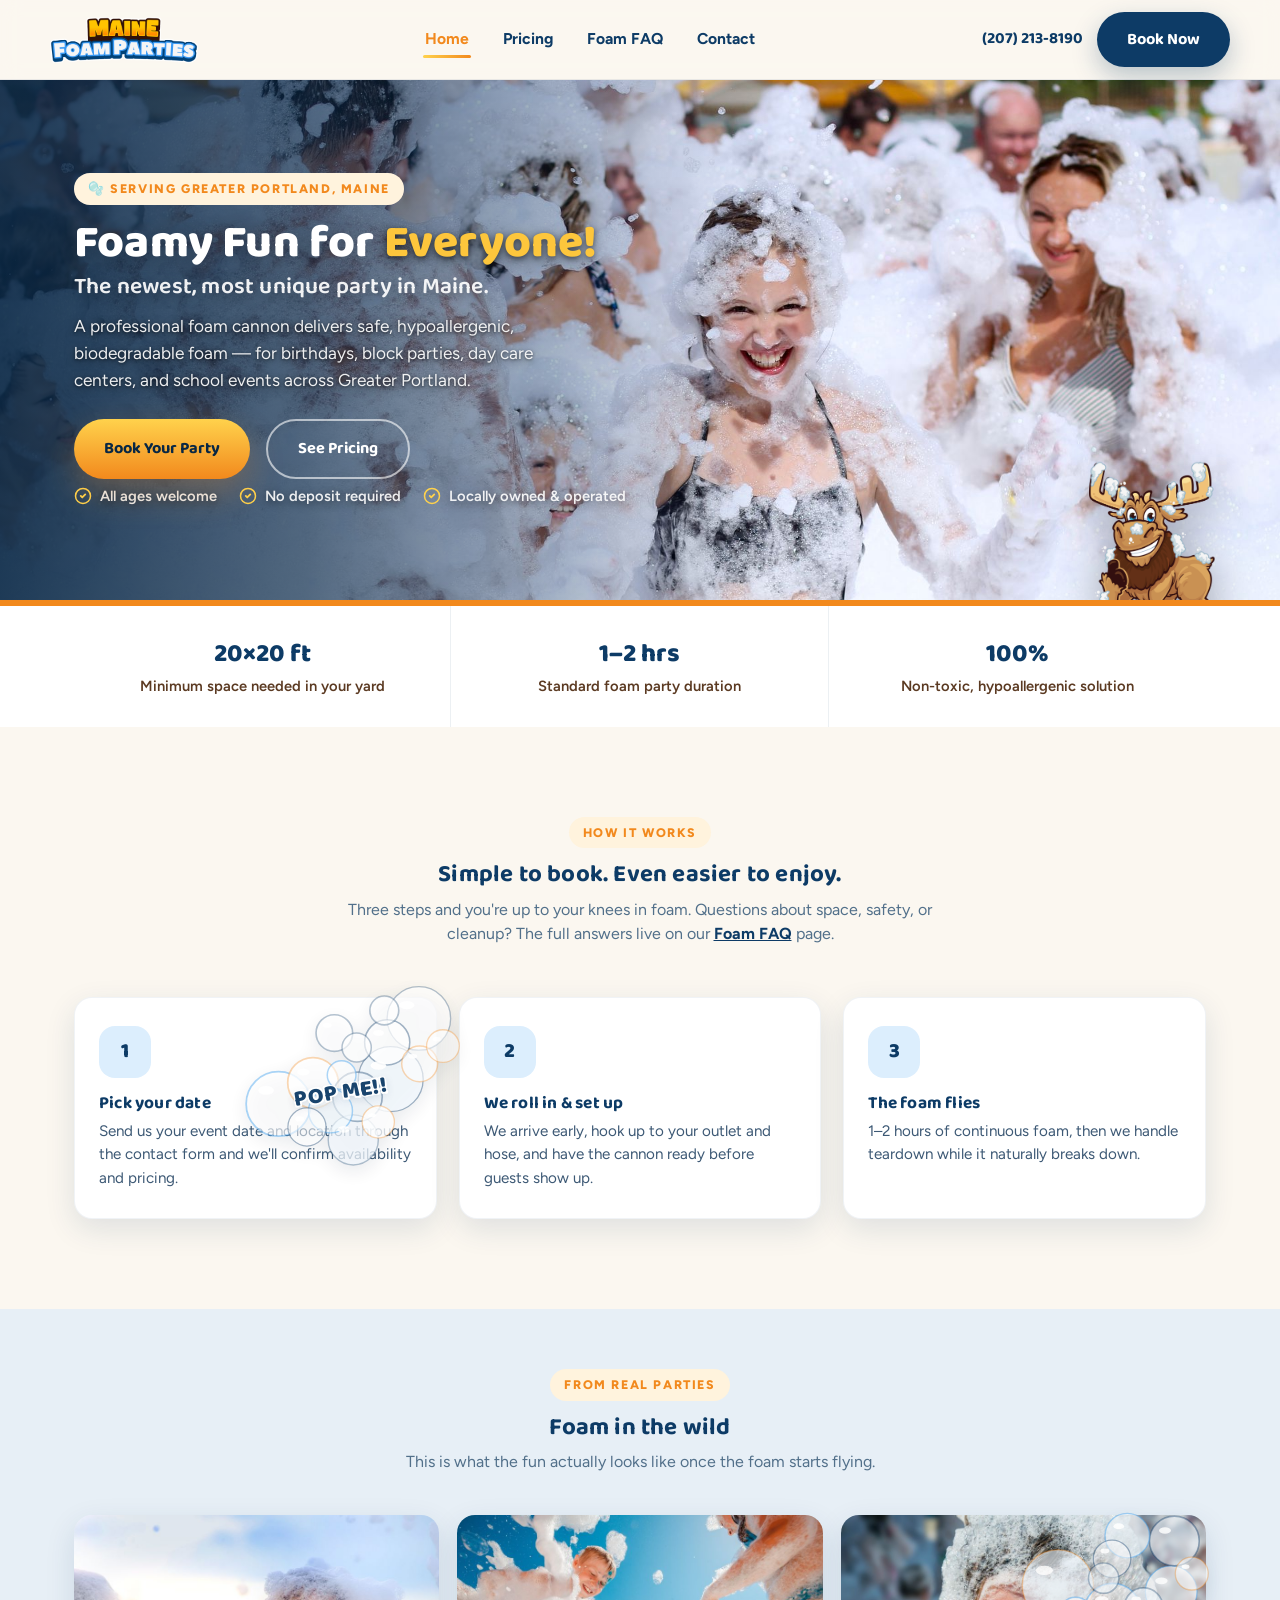
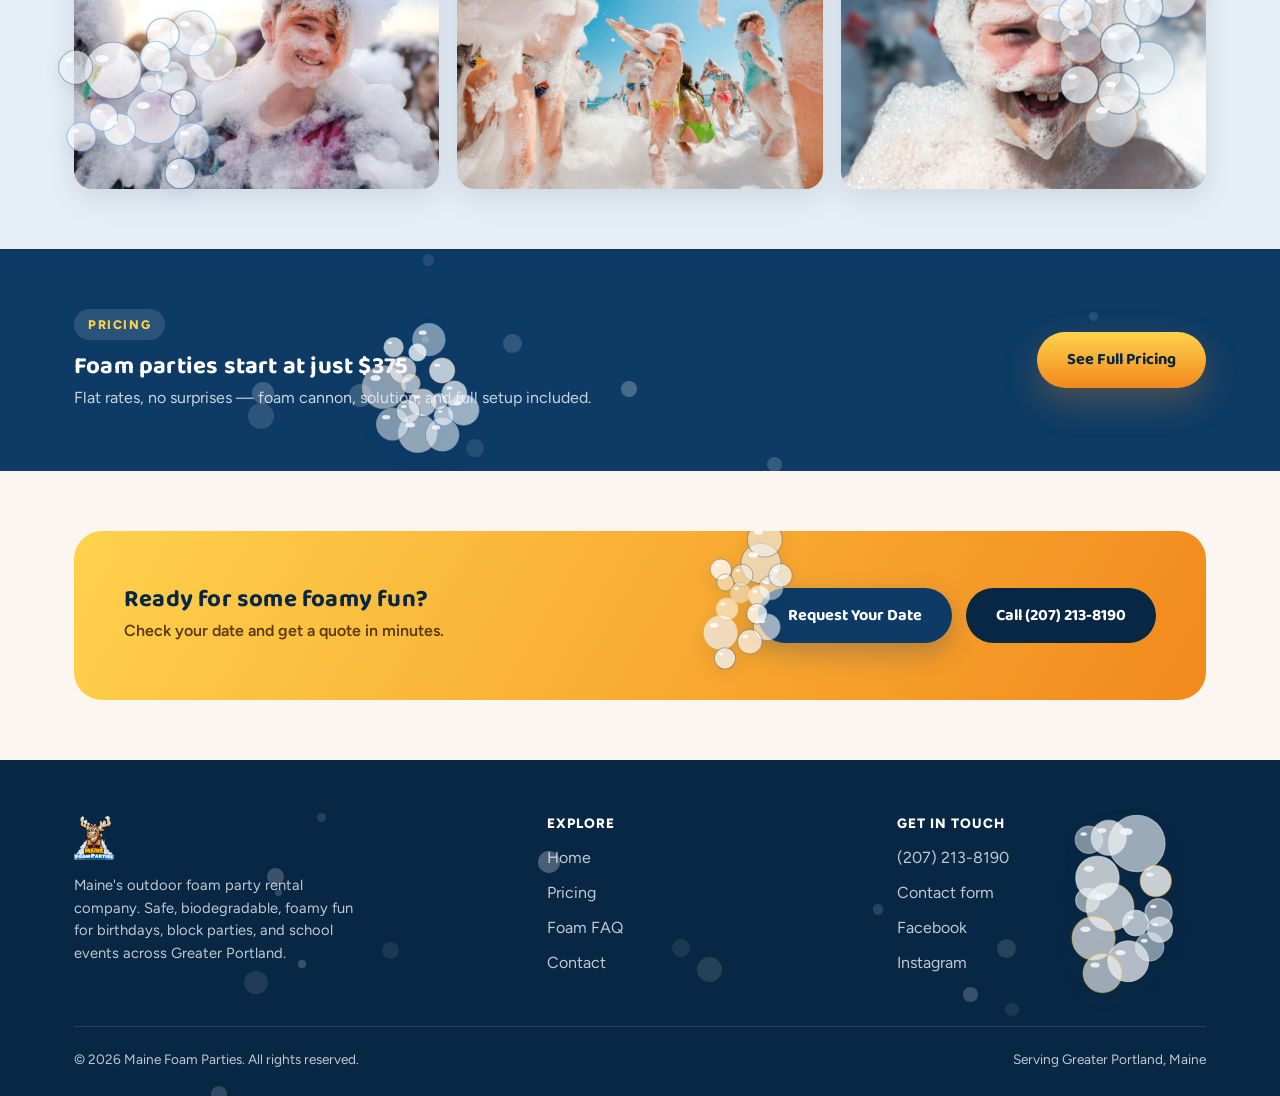
<file: index.html>
<!DOCTYPE html>
<html lang="en">
<head>
<meta charset="UTF-8">
<meta name="viewport" content="width=device-width, initial-scale=1.0">
<title>Maine Foam Parties | Outdoor Foam Party Service Provider in Maine</title>
<meta name="description" content="Maine's foam party rental company. We bring the foam cannon, you bring the backyard. Safe, biodegradable, all-ages foamy fun across Maine.">
<link rel="icon" type="image/x-icon" href="assets/favicon/favicon.ico">
<link rel="icon" type="image/png" sizes="16x16" href="assets/favicon/favicon-16x16.png">
<link rel="icon" type="image/png" sizes="32x32" href="assets/favicon/favicon-32x32.png">
<link rel="icon" type="image/png" sizes="48x48" href="assets/favicon/favicon-48x48.png">
<link rel="apple-touch-icon" sizes="180x180" href="assets/favicon/apple-touch-icon.png">
<link rel="manifest" href="site.webmanifest">
<link rel="preconnect" href="https://fonts.googleapis.com">
<link rel="stylesheet" href="css/style.css">
</head>
<body>

<header class="site-header">
  <div class="container nav" id="mainNav">
    <a href="index.html" class="nav-logo">
      <img src="assets/Text_web.png" alt="Maine Foam Parties">
    </a>
    <nav>
      <ul class="nav-links">
        <li><a href="index.html" class="active">Home</a></li>
        <li><a href="pricing.html">Pricing</a></li>
        <li><a href="faq.html">Foam FAQ</a></li>
        <li><a href="contact.html">Contact</a></li>
        <li class="mobile-phone-item"><a href="tel:2072138190">(207) 213-8190</a></li>
      </ul>
    </nav>
    <div class="nav-cta">
      <a href="tel:2072138190" class="nav-phone">(207) 213-8190</a>
      <a href="contact.html" class="btn btn-navy">Book Now</a>
    </div>
    <button class="nav-toggle" aria-label="Toggle menu" aria-expanded="false">
      <span></span><span></span><span></span>
    </button>
  </div>
</header>

<!-- HERO -->
<section class="hero">
  <div class="hero-photo">
    <img src="assets/hero-photo.jpg" alt="Kids covered in foam laughing at a Maine Foam Parties event">
  </div>
  <div class="hero-overlay"></div>
  <div class="container hero-content">
    <div class="hero-text">
      <span class="eyebrow">🫧 Serving Greater Portland, Maine</span>
      <h1>Foamy Fun for <span class="gold-text">Everyone!</span><br><span class="h1-sub">The newest, most unique party in Maine.</span></h1>
      <p class="lede">A professional foam cannon delivers safe, hypoallergenic, biodegradable foam &mdash; for birthdays, block parties, day care centers, and school events across Greater Portland.</p>
      <div class="hero-cta-row">
        <a href="contact.html" class="btn btn-primary">Book Your Party <span class="bubble" aria-hidden="true"></span></a>
        <a href="pricing.html" class="btn btn-outline">See Pricing</a>
      </div>
      <div class="trust-row">
        <span class="item"><svg width="18" height="18" viewBox="0 0 24 24" fill="none"><path d="M9 12l2 2 4-4" stroke="#FFD24C" stroke-width="2.5" stroke-linecap="round" stroke-linejoin="round"/><circle cx="12" cy="12" r="10" stroke="#FFD24C" stroke-width="2"/></svg> All ages welcome</span>
        <span class="item"><svg width="18" height="18" viewBox="0 0 24 24" fill="none"><path d="M9 12l2 2 4-4" stroke="#FFD24C" stroke-width="2.5" stroke-linecap="round" stroke-linejoin="round"/><circle cx="12" cy="12" r="10" stroke="#FFD24C" stroke-width="2"/></svg> No deposit required</span>
        <span class="item"><svg width="18" height="18" viewBox="0 0 24 24" fill="none"><path d="M9 12l2 2 4-4" stroke="#FFD24C" stroke-width="2.5" stroke-linecap="round" stroke-linejoin="round"/><circle cx="12" cy="12" r="10" stroke="#FFD24C" stroke-width="2"/></svg> Locally owned &amp; operated</span>
      </div>
    </div>
  </div>
  <div class="mascot-badge">
    <img src="assets/Mascot_web.png" alt="Maine Foam Parties mascot moose">
  </div>
</section>

<!-- TRUST STRIP -->
<section class="strip">
  <div class="container strip-grid">
    <div class="strip-item">
      <span class="num">20&#215;20 ft</span>
      <span class="label">Minimum space needed in your yard</span>
    </div>
    <div class="strip-item">
      <span class="num">1&ndash;2 hrs</span>
      <span class="label">Standard foam party duration</span>
    </div>
    <div class="strip-item">
      <span class="num">100%</span>
      <span class="label">Non-toxic, hypoallergenic solution</span>
    </div>
  </div>
</section>

<!-- HOW IT WORKS (3 steps — not a repeat of the FAQ, just the booking flow) -->
<section class="section-pad">


  <div class="container">
    <div style="text-align:center; max-width:640px; margin:0 auto 50px;" data-reveal>
      <span class="eyebrow">How it works</span>
      <h2>Simple to book. Even easier to enjoy.</h2>
      <p style="color:#52708A;">Three steps and you're up to your knees in foam. Questions about space, safety, or cleanup? The full answers live on our <a href="faq.html" style="color:var(--navy); font-weight:700; text-decoration:underline;">Foam FAQ</a> page.</p>
    </div>
    <div class="steps-grid" data-reveal>
      <div class="info-card">
        <div class="bubble-decor size-md" style="top:-45px; right:-45px; left:auto; bottom:auto; pointer-events:auto;">
<span class="bubble-hint">Pop me!!</span>
<svg width="320" height="320" viewBox="0 0 320 320" xmlns="http://www.w3.org/2000/svg" aria-hidden="true" focusable="false">
  <circle cx="216.8" cy="144.2" r="37.1" fill="rgba(240,247,252,0.74)" stroke="rgba(13,59,102,0.4)" stroke-width="1.47"/>
  <circle cx="88.5" cy="172.5" r="36.9" fill="rgba(255,255,255,0.68)" stroke="rgba(79,168,240,0.5)" stroke-width="2.00"/>
  <circle cx="249.0" cy="74.8" r="36.3" fill="rgba(255,255,255,0.67)" stroke="rgba(13,59,102,0.32)" stroke-width="1.51"/>
  <circle cx="128.0" cy="148.4" r="28.9" fill="rgba(255,255,255,0.79)" stroke="rgba(242,137,29,0.35)" stroke-width="2.00"/>
  <circle cx="174.0" cy="213.6" r="28.6" fill="rgba(240,247,252,0.80)" stroke="rgba(13,59,102,0.32)" stroke-width="1.60"/>
  <circle cx="178.9" cy="164.3" r="28.2" fill="rgba(240,247,252,0.58)" stroke="rgba(13,59,102,0.4)" stroke-width="1.89"/>
  <circle cx="212.8" cy="102.1" r="25.8" fill="rgba(255,255,255,0.72)" stroke="rgba(13,59,102,0.4)" stroke-width="1.74"/>
  <circle cx="148.0" cy="180.5" r="25.1" fill="rgba(240,247,252,0.64)" stroke="rgba(79,168,240,0.5)" stroke-width="1.64"/>
  <circle cx="121.1" cy="198.8" r="21.8" fill="rgba(255,255,255,0.56)" stroke="rgba(13,59,102,0.4)" stroke-width="1.40"/>
  <circle cx="152.4" cy="91.5" r="20.9" fill="rgba(255,255,255,0.71)" stroke="rgba(13,59,102,0.32)" stroke-width="1.88"/>
  <circle cx="249.9" cy="126.7" r="20.5" fill="rgba(255,255,255,0.58)" stroke="rgba(242,137,29,0.35)" stroke-width="1.66"/>
  <circle cx="276.5" cy="106.4" r="18.7" fill="rgba(255,255,255,0.53)" stroke="rgba(242,137,29,0.35)" stroke-width="1.47"/>
  <circle cx="202.6" cy="193.1" r="18.4" fill="rgba(255,255,255,0.81)" stroke="rgba(242,137,29,0.35)" stroke-width="1.56"/>
  <circle cx="177.9" cy="108.0" r="16.7" fill="rgba(255,255,255,0.66)" stroke="rgba(13,59,102,0.32)" stroke-width="1.70"/>
  <circle cx="209.5" cy="65.7" r="16.5" fill="rgba(255,255,255,0.64)" stroke="rgba(13,59,102,0.32)" stroke-width="1.87"/>
  <circle cx="160.7" cy="139.5" r="16.4" fill="rgba(255,255,255,0.57)" stroke="rgba(79,168,240,0.5)" stroke-width="1.69"/>
  <ellipse cx="202.7" cy="128.6" rx="8.9" ry="4.9" fill="rgba(255,255,255,0.9)"/>
  <ellipse cx="74.4" cy="157.0" rx="8.9" ry="4.9" fill="rgba(255,255,255,0.9)"/>
  <ellipse cx="235.2" cy="59.6" rx="8.7" ry="4.8" fill="rgba(255,255,255,0.9)"/>
  <ellipse cx="117.0" cy="136.2" rx="6.9" ry="3.8" fill="rgba(255,255,255,0.9)"/>
  <ellipse cx="163.1" cy="201.6" rx="6.9" ry="3.8" fill="rgba(255,255,255,0.9)"/>
  <ellipse cx="168.2" cy="152.4" rx="6.8" ry="3.7" fill="rgba(255,255,255,0.9)"/>
  <ellipse cx="203.0" cy="91.3" rx="6.2" ry="3.4" fill="rgba(255,255,255,0.9)"/>
  <ellipse cx="138.5" cy="170.0" rx="6.0" ry="3.3" fill="rgba(255,255,255,0.9)"/>
  <ellipse cx="112.8" cy="189.6" rx="5.2" ry="2.9" fill="rgba(255,255,255,0.9)"/>
  <ellipse cx="144.4" cy="82.7" rx="5.0" ry="2.8" fill="rgba(255,255,255,0.9)"/>
  <ellipse cx="242.1" cy="118.1" rx="4.9" ry="2.7" fill="rgba(255,255,255,0.9)"/>
  <ellipse cx="269.4" cy="98.6" rx="4.5" ry="2.5" fill="rgba(255,255,255,0.9)"/>
  <ellipse cx="195.6" cy="185.4" rx="4.4" ry="2.4" fill="rgba(255,255,255,0.9)"/>
</svg>
</div>
        <div class="icon-wrap"><span style="font-family:var(--font-display); font-weight:800; color:var(--navy); font-size:1.3rem;">1</span></div>
        <h3>Pick your date</h3>
        <p>Send us your event date and location through the contact form and we'll confirm availability and pricing.</p>
      </div>
      <div class="info-card">
        <div class="icon-wrap"><span style="font-family:var(--font-display); font-weight:800; color:var(--navy); font-size:1.3rem;">2</span></div>
        <h3>We roll in &amp; set up</h3>
        <p>We arrive early, hook up to your outlet and hose, and have the cannon ready before guests show up.</p>
      </div>
      <div class="info-card">
        <div class="icon-wrap"><span style="font-family:var(--font-display); font-weight:800; color:var(--navy); font-size:1.3rem;">3</span></div>
        <h3>The foam flies</h3>
        <p>1&ndash;2 hours of continuous foam, then we handle teardown while it naturally breaks down.</p>
      </div>
    </div>
  </div>
</section>

<!-- GALLERY (photo placeholders) -->
<section class="section-pad-sm" style="background:var(--foam);">



  <div class="container">
    <div style="text-align:center; max-width:640px; margin:0 auto 40px;" data-reveal>
      <span class="eyebrow">From real parties</span>
      <h2>Foam in the wild</h2>
      <p style="color:#52708A;">This is what the fun actually looks like once the foam starts flying.</p>
    </div>
    <div class="gallery-grid" data-reveal>
      <div style="position:relative;"><div class="bubble-decor size-sm" style="bottom:-30px; left:-30px; right:auto; top:auto; pointer-events:auto;">
<svg width="320" height="320" viewBox="0 0 320 320" xmlns="http://www.w3.org/2000/svg" aria-hidden="true" focusable="false">
  <circle cx="100.4" cy="104.1" r="41.1" fill="rgba(255,255,255,0.67)" stroke="rgba(13,59,102,0.32)" stroke-width="1.52"/>
  <circle cx="159.4" cy="171.4" r="39.0" fill="rgba(255,255,255,0.58)" stroke="rgba(79,168,240,0.5)" stroke-width="1.68"/>
  <circle cx="245.7" cy="84.5" r="34.7" fill="rgba(255,255,255,0.72)" stroke="rgba(242,137,29,0.35)" stroke-width="1.66"/>
  <circle cx="217.5" cy="50.0" r="33.0" fill="rgba(240,247,252,0.51)" stroke="rgba(79,168,240,0.5)" stroke-width="1.48"/>
  <circle cx="214.4" cy="206.0" r="25.7" fill="rgba(255,255,255,0.55)" stroke="rgba(79,168,240,0.5)" stroke-width="1.83"/>
  <circle cx="46.0" cy="99.4" r="24.6" fill="rgba(240,247,252,0.73)" stroke="rgba(13,59,102,0.32)" stroke-width="1.56"/>
  <circle cx="173.0" cy="51.6" r="23.7" fill="rgba(255,255,255,0.65)" stroke="rgba(13,59,102,0.32)" stroke-width="1.83"/>
  <circle cx="185.1" cy="113.6" r="23.2" fill="rgba(240,247,252,0.73)" stroke="rgba(242,137,29,0.35)" stroke-width="1.44"/>
  <circle cx="110.0" cy="190.0" r="23.1" fill="rgba(255,255,255,0.74)" stroke="rgba(79,168,240,0.5)" stroke-width="1.63"/>
  <circle cx="198.2" cy="253.7" r="22.1" fill="rgba(240,247,252,0.70)" stroke="rgba(13,59,102,0.4)" stroke-width="1.92"/>
  <circle cx="162.4" cy="83.7" r="22.1" fill="rgba(255,255,255,0.81)" stroke="rgba(79,168,240,0.5)" stroke-width="1.98"/>
  <circle cx="54.5" cy="200.4" r="21.0" fill="rgba(255,255,255,0.66)" stroke="rgba(79,168,240,0.5)" stroke-width="1.71"/>
  <circle cx="86.6" cy="171.8" r="20.3" fill="rgba(255,255,255,0.71)" stroke="rgba(79,168,240,0.5)" stroke-width="1.57"/>
  <circle cx="202.6" cy="150.8" r="18.8" fill="rgba(255,255,255,0.62)" stroke="rgba(13,59,102,0.4)" stroke-width="1.72"/>
  <circle cx="156.1" cy="120.9" r="16.1" fill="rgba(255,255,255,0.58)" stroke="rgba(79,168,240,0.5)" stroke-width="1.42"/>
  <ellipse cx="84.8" cy="86.9" rx="9.9" ry="5.4" fill="rgba(255,255,255,0.9)"/>
  <ellipse cx="144.5" cy="155.0" rx="9.4" ry="5.1" fill="rgba(255,255,255,0.9)"/>
  <ellipse cx="232.5" cy="69.9" rx="8.3" ry="4.6" fill="rgba(255,255,255,0.9)"/>
  <ellipse cx="205.0" cy="36.1" rx="7.9" ry="4.4" fill="rgba(255,255,255,0.9)"/>
  <ellipse cx="204.6" cy="195.2" rx="6.2" ry="3.4" fill="rgba(255,255,255,0.9)"/>
  <ellipse cx="36.7" cy="89.0" rx="5.9" ry="3.2" fill="rgba(255,255,255,0.9)"/>
  <ellipse cx="164.0" cy="41.7" rx="5.7" ry="3.1" fill="rgba(255,255,255,0.9)"/>
  <ellipse cx="176.3" cy="103.9" rx="5.6" ry="3.1" fill="rgba(255,255,255,0.9)"/>
  <ellipse cx="101.2" cy="180.3" rx="5.6" ry="3.1" fill="rgba(255,255,255,0.9)"/>
  <ellipse cx="189.8" cy="244.4" rx="5.3" ry="2.9" fill="rgba(255,255,255,0.9)"/>
  <ellipse cx="154.0" cy="74.4" rx="5.3" ry="2.9" fill="rgba(255,255,255,0.9)"/>
  <ellipse cx="46.5" cy="191.6" rx="5.0" ry="2.8" fill="rgba(255,255,255,0.9)"/>
  <ellipse cx="78.9" cy="163.3" rx="4.9" ry="2.7" fill="rgba(255,255,255,0.9)"/>
  <ellipse cx="195.4" cy="142.9" rx="4.5" ry="2.5" fill="rgba(255,255,255,0.9)"/>
</svg>
</div><div class="gallery-photo"><img src="assets/gallery-1.jpg" alt="Kids laughing and playing in a foam party" loading="lazy"></div></div>
      <div class="gallery-photo"><img src="assets/gallery-2.jpg" alt="Guest covered head to toe in party foam" loading="lazy"></div>
      <div style="position:relative;"><div class="bubble-decor size-md delay-1" style="top:-45px; right:-45px; left:auto; bottom:auto; pointer-events:auto;">
<svg width="320" height="320" viewBox="0 0 320 320" xmlns="http://www.w3.org/2000/svg" aria-hidden="true" focusable="false">
  <circle cx="99.3" cy="131.8" r="40.7" fill="rgba(240,247,252,0.70)" stroke="rgba(242,137,29,0.35)" stroke-width="1.61"/>
  <circle cx="161.8" cy="162.2" r="32.6" fill="rgba(255,255,255,0.64)" stroke="rgba(79,168,240,0.5)" stroke-width="1.99"/>
  <circle cx="202.4" cy="226.2" r="29.9" fill="rgba(240,247,252,0.65)" stroke="rgba(79,168,240,0.5)" stroke-width="1.46"/>
  <circle cx="160.6" cy="287.1" r="29.5" fill="rgba(255,255,255,0.51)" stroke="rgba(242,137,29,0.35)" stroke-width="1.66"/>
  <circle cx="228.8" cy="139.1" r="29.5" fill="rgba(255,255,255,0.71)" stroke="rgba(79,168,240,0.5)" stroke-width="1.51"/>
  <circle cx="232.4" cy="81.1" r="28.4" fill="rgba(240,247,252,0.56)" stroke="rgba(13,59,102,0.4)" stroke-width="1.84"/>
  <circle cx="178.6" cy="75.0" r="25.4" fill="rgba(240,247,252,0.64)" stroke="rgba(79,168,240,0.5)" stroke-width="1.63"/>
  <circle cx="126.8" cy="196.0" r="24.3" fill="rgba(240,247,252,0.57)" stroke="rgba(242,137,29,0.35)" stroke-width="1.52"/>
  <circle cx="168.9" cy="255.0" r="23.7" fill="rgba(255,255,255,0.56)" stroke="rgba(13,59,102,0.32)" stroke-width="1.83"/>
  <circle cx="170.7" cy="198.1" r="22.7" fill="rgba(240,247,252,0.80)" stroke="rgba(13,59,102,0.4)" stroke-width="1.89"/>
  <circle cx="197.2" cy="156.9" r="22.1" fill="rgba(240,247,252,0.67)" stroke="rgba(13,59,102,0.32)" stroke-width="1.90"/>
  <circle cx="123.9" cy="245.5" r="21.6" fill="rgba(240,247,252,0.78)" stroke="rgba(13,59,102,0.4)" stroke-width="1.57"/>
  <circle cx="161.2" cy="101.5" r="21.4" fill="rgba(255,255,255,0.51)" stroke="rgba(13,59,102,0.4)" stroke-width="1.45"/>
  <circle cx="96.6" cy="176.2" r="21.3" fill="rgba(240,247,252,0.63)" stroke="rgba(242,137,29,0.35)" stroke-width="1.59"/>
  <circle cx="119.5" cy="164.7" r="19.2" fill="rgba(255,255,255,0.69)" stroke="rgba(79,168,240,0.5)" stroke-width="1.80"/>
  <circle cx="252.3" cy="118.4" r="18.8" fill="rgba(255,255,255,0.56)" stroke="rgba(242,137,29,0.35)" stroke-width="1.57"/>
  <circle cx="151.6" cy="123.6" r="17.3" fill="rgba(240,247,252,0.60)" stroke="rgba(13,59,102,0.32)" stroke-width="1.83"/>
  <ellipse cx="83.8" cy="114.7" rx="9.8" ry="5.4" fill="rgba(255,255,255,0.9)"/>
  <ellipse cx="149.4" cy="148.5" rx="7.8" ry="4.3" fill="rgba(255,255,255,0.9)"/>
  <ellipse cx="191.0" cy="213.6" rx="7.2" ry="4.0" fill="rgba(255,255,255,0.9)"/>
  <ellipse cx="149.4" cy="274.7" rx="7.1" ry="3.9" fill="rgba(255,255,255,0.9)"/>
  <ellipse cx="217.6" cy="126.7" rx="7.1" ry="3.9" fill="rgba(255,255,255,0.9)"/>
  <ellipse cx="221.7" cy="69.2" rx="6.8" ry="3.7" fill="rgba(255,255,255,0.9)"/>
  <ellipse cx="168.9" cy="64.3" rx="6.1" ry="3.4" fill="rgba(255,255,255,0.9)"/>
  <ellipse cx="117.6" cy="185.8" rx="5.8" ry="3.2" fill="rgba(255,255,255,0.9)"/>
  <ellipse cx="159.9" cy="245.0" rx="5.7" ry="3.1" fill="rgba(255,255,255,0.9)"/>
  <ellipse cx="162.0" cy="188.6" rx="5.4" ry="3.0" fill="rgba(255,255,255,0.9)"/>
  <ellipse cx="188.8" cy="147.6" rx="5.3" ry="2.9" fill="rgba(255,255,255,0.9)"/>
  <ellipse cx="115.6" cy="236.4" rx="5.2" ry="2.9" fill="rgba(255,255,255,0.9)"/>
  <ellipse cx="153.0" cy="92.5" rx="5.1" ry="2.8" fill="rgba(255,255,255,0.9)"/>
  <ellipse cx="88.5" cy="167.3" rx="5.1" ry="2.8" fill="rgba(255,255,255,0.9)"/>
  <ellipse cx="112.2" cy="156.7" rx="4.6" ry="2.5" fill="rgba(255,255,255,0.9)"/>
  <ellipse cx="245.2" cy="110.5" rx="4.5" ry="2.5" fill="rgba(255,255,255,0.9)"/>
</svg>
</div><div class="gallery-photo"><img src="assets/gallery-3.jpg" alt="Group of kids jumping and celebrating in foam outdoors" loading="lazy"></div></div>
    </div>
  </div>
</section>


<!-- PRICING TEASER (slim — full detail lives on the Pricing page) -->
<section class="section-pad-sm" style="background:var(--navy); color:var(--white);">
  <div class="foam-field" data-count="10"></div>
  
  <div class="container">
    <div style="display:flex; align-items:center; justify-content:space-between; gap:28px; flex-wrap:wrap;" data-reveal>
      <div>
        <span class="eyebrow" style="background:rgba(255,255,255,0.12); color:var(--gold-1);">Pricing</span>
        <h2 style="color:var(--white); margin-bottom:6px;">Foam parties start at just <span style="position:relative; display:inline-block;">$375<div class="bubble-decor size-xs" style="top:-65px; left:-20px; right:auto; bottom:auto; pointer-events:auto;">
<svg width="320" height="320" viewBox="0 0 320 320" xmlns="http://www.w3.org/2000/svg" aria-hidden="true" focusable="false">
  <circle cx="86.1" cy="184.7" r="40.9" fill="rgba(255,255,255,0.53)" stroke="rgba(242,137,29,0.35)" stroke-width="1.42"/>
  <circle cx="150.0" cy="271.3" r="37.3" fill="rgba(255,255,255,0.58)" stroke="rgba(13,59,102,0.4)" stroke-width="1.73"/>
  <circle cx="196.6" cy="274.1" r="31.9" fill="rgba(240,247,252,0.58)" stroke="rgba(13,59,102,0.32)" stroke-width="1.54"/>
  <circle cx="102.6" cy="254.3" r="31.3" fill="rgba(240,247,252,0.52)" stroke="rgba(13,59,102,0.4)" stroke-width="1.79"/>
  <circle cx="171.1" cy="95.2" r="30.9" fill="rgba(240,247,252,0.51)" stroke="rgba(79,168,240,0.5)" stroke-width="1.71"/>
  <circle cx="236.5" cy="227.7" r="29.7" fill="rgba(240,247,252,0.66)" stroke="rgba(13,59,102,0.4)" stroke-width="1.77"/>
  <circle cx="159.1" cy="214.0" r="26.5" fill="rgba(255,255,255,0.68)" stroke="rgba(13,59,102,0.4)" stroke-width="1.88"/>
  <circle cx="122.0" cy="152.0" r="24.9" fill="rgba(255,255,255,0.67)" stroke="rgba(242,137,29,0.35)" stroke-width="1.41"/>
  <circle cx="218.9" cy="196.6" r="24.3" fill="rgba(240,247,252,0.75)" stroke="rgba(13,59,102,0.32)" stroke-width="1.53"/>
  <circle cx="196.0" cy="153.4" r="24.2" fill="rgba(240,247,252,0.80)" stroke="rgba(242,137,29,0.35)" stroke-width="1.40"/>
  <circle cx="132.1" cy="230.6" r="22.4" fill="rgba(255,255,255,0.64)" stroke="rgba(13,59,102,0.4)" stroke-width="1.69"/>
  <circle cx="104.7" cy="109.5" r="19.2" fill="rgba(255,255,255,0.71)" stroke="rgba(13,59,102,0.4)" stroke-width="1.61"/>
  <circle cx="199.2" cy="238.5" r="18.7" fill="rgba(240,247,252,0.73)" stroke="rgba(79,168,240,0.5)" stroke-width="1.64"/>
  <circle cx="136.5" cy="177.7" r="18.6" fill="rgba(240,247,252,0.67)" stroke="rgba(242,137,29,0.35)" stroke-width="1.91"/>
  <circle cx="149.9" cy="119.1" r="17.0" fill="rgba(255,255,255,0.81)" stroke="rgba(79,168,240,0.5)" stroke-width="1.63"/>
  <circle cx="190.1" cy="211.6" r="16.1" fill="rgba(255,255,255,0.60)" stroke="rgba(13,59,102,0.32)" stroke-width="1.44"/>
  <ellipse cx="70.6" cy="167.5" rx="9.8" ry="5.4" fill="rgba(255,255,255,0.9)"/>
  <ellipse cx="135.8" cy="255.6" rx="9.0" ry="4.9" fill="rgba(255,255,255,0.9)"/>
  <ellipse cx="184.5" cy="260.7" rx="7.7" ry="4.2" fill="rgba(255,255,255,0.9)"/>
  <ellipse cx="90.7" cy="241.2" rx="7.5" ry="4.1" fill="rgba(255,255,255,0.9)"/>
  <ellipse cx="159.3" cy="82.2" rx="7.4" ry="4.1" fill="rgba(255,255,255,0.9)"/>
  <ellipse cx="225.2" cy="215.2" rx="7.1" ry="3.9" fill="rgba(255,255,255,0.9)"/>
  <ellipse cx="149.0" cy="202.9" rx="6.4" ry="3.5" fill="rgba(255,255,255,0.9)"/>
  <ellipse cx="112.5" cy="141.6" rx="6.0" ry="3.3" fill="rgba(255,255,255,0.9)"/>
  <ellipse cx="209.6" cy="186.4" rx="5.8" ry="3.2" fill="rgba(255,255,255,0.9)"/>
  <ellipse cx="186.8" cy="143.3" rx="5.8" ry="3.2" fill="rgba(255,255,255,0.9)"/>
  <ellipse cx="123.6" cy="221.2" rx="5.4" ry="3.0" fill="rgba(255,255,255,0.9)"/>
  <ellipse cx="97.4" cy="101.4" rx="4.6" ry="2.5" fill="rgba(255,255,255,0.9)"/>
  <ellipse cx="192.1" cy="230.6" rx="4.5" ry="2.5" fill="rgba(255,255,255,0.9)"/>
  <ellipse cx="129.4" cy="169.9" rx="4.5" ry="2.4" fill="rgba(255,255,255,0.9)"/>
</svg>
</div></span></h2>
        <p style="color:rgba(255,255,255,0.78); margin-bottom:0;">Flat rates, no surprises &mdash; foam cannon, solution, and full setup included.</p>
      </div>
      <a href="pricing.html" class="btn btn-primary">See Full Pricing <span class="bubble" aria-hidden="true"></span></a>
    </div>
  </div>
</section>

<!-- CTA BAND -->
<section class="section-pad-sm">
  
  <div class="container">
    <div class="cta-band" data-reveal>
      <div>
        <h2>Ready for some foamy fun?</h2>
        <p>Check your date and get a quote in minutes.</p>
      </div>
      <div style="display:flex; gap:14px; flex-wrap:wrap;">
        <span style="position:relative; display:inline-block;"><div class="bubble-decor size-xs delay-2" style="top:-75px; left:-95px; right:auto; bottom:auto; pointer-events:auto;">
<svg width="320" height="320" viewBox="0 0 320 320" xmlns="http://www.w3.org/2000/svg" aria-hidden="true" focusable="false">
  <circle cx="184.4" cy="95.0" r="37.7" fill="rgba(240,247,252,0.64)" stroke="rgba(13,59,102,0.4)" stroke-width="1.75"/>
  <circle cx="191.7" cy="50.2" r="32.8" fill="rgba(240,247,252,0.62)" stroke="rgba(13,59,102,0.32)" stroke-width="1.98"/>
  <circle cx="108.3" cy="225.2" r="32.4" fill="rgba(240,247,252,0.72)" stroke="rgba(242,137,29,0.35)" stroke-width="1.63"/>
  <circle cx="195.7" cy="214.7" r="25.6" fill="rgba(255,255,255,0.63)" stroke="rgba(13,59,102,0.4)" stroke-width="1.70"/>
  <circle cx="203.4" cy="140.8" r="23.2" fill="rgba(240,247,252,0.54)" stroke="rgba(13,59,102,0.4)" stroke-width="1.83"/>
  <circle cx="163.5" cy="242.2" r="23.1" fill="rgba(255,255,255,0.70)" stroke="rgba(13,59,102,0.4)" stroke-width="1.64"/>
  <circle cx="221.1" cy="117.5" r="21.9" fill="rgba(240,247,252,0.78)" stroke="rgba(13,59,102,0.32)" stroke-width="1.98"/>
  <circle cx="120.6" cy="180.5" r="21.4" fill="rgba(255,255,255,0.60)" stroke="rgba(242,137,29,0.35)" stroke-width="1.74"/>
  <circle cx="148.9" cy="117.0" r="20.5" fill="rgba(240,247,252,0.55)" stroke="rgba(13,59,102,0.4)" stroke-width="1.78"/>
  <circle cx="180.9" cy="156.2" r="20.4" fill="rgba(255,255,255,0.71)" stroke="rgba(242,137,29,0.35)" stroke-width="1.84"/>
  <circle cx="108.9" cy="106.4" r="19.9" fill="rgba(255,255,255,0.82)" stroke="rgba(13,59,102,0.32)" stroke-width="1.83"/>
  <circle cx="116.7" cy="273.6" r="19.9" fill="rgba(240,247,252,0.80)" stroke="rgba(13,59,102,0.32)" stroke-width="1.90"/>
  <circle cx="145.8" cy="150.5" r="19.7" fill="rgba(240,247,252,0.51)" stroke="rgba(242,137,29,0.35)" stroke-width="1.62"/>
  <circle cx="177.1" cy="189.8" r="19.4" fill="rgba(255,255,255,0.82)" stroke="rgba(13,59,102,0.4)" stroke-width="1.82"/>
  <circle cx="117.2" cy="130.8" r="16.2" fill="rgba(255,255,255,0.52)" stroke="rgba(13,59,102,0.4)" stroke-width="1.63"/>
  <ellipse cx="170.0" cy="79.1" rx="9.1" ry="5.0" fill="rgba(255,255,255,0.9)"/>
  <ellipse cx="179.2" cy="36.4" rx="7.9" ry="4.3" fill="rgba(255,255,255,0.9)"/>
  <ellipse cx="96.0" cy="211.5" rx="7.8" ry="4.3" fill="rgba(255,255,255,0.9)"/>
  <ellipse cx="186.0" cy="204.0" rx="6.2" ry="3.4" fill="rgba(255,255,255,0.9)"/>
  <ellipse cx="194.6" cy="131.0" rx="5.6" ry="3.1" fill="rgba(255,255,255,0.9)"/>
  <ellipse cx="154.7" cy="232.5" rx="5.6" ry="3.1" fill="rgba(255,255,255,0.9)"/>
  <ellipse cx="212.8" cy="108.3" rx="5.2" ry="2.9" fill="rgba(255,255,255,0.9)"/>
  <ellipse cx="112.5" cy="171.5" rx="5.1" ry="2.8" fill="rgba(255,255,255,0.9)"/>
  <ellipse cx="141.1" cy="108.4" rx="4.9" ry="2.7" fill="rgba(255,255,255,0.9)"/>
  <ellipse cx="173.1" cy="147.7" rx="4.9" ry="2.7" fill="rgba(255,255,255,0.9)"/>
  <ellipse cx="101.3" cy="98.0" rx="4.8" ry="2.6" fill="rgba(255,255,255,0.9)"/>
  <ellipse cx="109.2" cy="265.2" rx="4.8" ry="2.6" fill="rgba(255,255,255,0.9)"/>
  <ellipse cx="138.3" cy="142.2" rx="4.7" ry="2.6" fill="rgba(255,255,255,0.9)"/>
  <ellipse cx="169.8" cy="181.6" rx="4.6" ry="2.6" fill="rgba(255,255,255,0.9)"/>
</svg>
</div><a href="contact.html" class="btn btn-navy">Request Your Date</a></span>
        <a href="tel:2072138190" class="btn" style="background:var(--navy-deep); color:var(--white);">Call (207) 213-8190</a>
      </div>
    </div>
  </div>
</section>

<footer class="site-footer">
  <div class="foam-field" data-count="14"></div>
  
  <div class="container">
    <div class="footer-grid">
      <div>
        <div class="footer-logo"><img src="assets/Logo_web.png" alt="Maine Foam Parties logo"></div>
        <p style="max-width:280px; font-size:0.92rem;">Maine's outdoor foam party rental company. Safe, biodegradable, foamy fun for birthdays, block parties, and school events across Greater Portland.</p>
      </div>
      <div>
        <h4>Explore</h4>
        <ul>
          <li><a href="index.html">Home</a></li>
          <li><a href="pricing.html">Pricing</a></li>
          <li><a href="faq.html">Foam FAQ</a></li>
          <li><a href="contact.html">Contact</a></li>
        </ul>
      </div>
      <div style="position:relative;">
        <div class="bubble-decor size-sm" style="top:-20px; right:-20px; left:auto; bottom:auto; pointer-events:auto;">
<svg width="320" height="320" viewBox="0 0 320 320" xmlns="http://www.w3.org/2000/svg" aria-hidden="true" focusable="false">
  <circle cx="190.3" cy="69.0" r="41.0" fill="rgba(240,247,252,0.67)" stroke="rgba(255,255,255,0.5)" stroke-width="1.74"/>
  <circle cx="151.3" cy="161.4" r="35.0" fill="rgba(255,255,255,0.70)" stroke="rgba(255,209,76,0.5)" stroke-width="1.42"/>
  <circle cx="133.0" cy="119.1" r="31.6" fill="rgba(255,255,255,0.76)" stroke="rgba(255,255,255,0.5)" stroke-width="1.71"/>
  <circle cx="127.4" cy="206.9" r="31.4" fill="rgba(255,255,255,0.67)" stroke="rgba(255,209,76,0.5)" stroke-width="1.59"/>
  <circle cx="177.8" cy="240.3" r="29.8" fill="rgba(255,255,255,0.73)" stroke="rgba(255,255,255,0.5)" stroke-width="1.40"/>
  <circle cx="140.4" cy="257.7" r="28.2" fill="rgba(255,255,255,0.64)" stroke="rgba(255,209,76,0.5)" stroke-width="1.73"/>
  <circle cx="149.4" cy="60.8" r="25.7" fill="rgba(255,255,255,0.73)" stroke="rgba(255,255,255,0.35)" stroke-width="1.76"/>
  <circle cx="217.8" cy="123.7" r="22.6" fill="rgba(255,255,255,0.82)" stroke="rgba(255,209,76,0.5)" stroke-width="1.78"/>
  <circle cx="209.0" cy="219.3" r="20.9" fill="rgba(240,247,252,0.55)" stroke="rgba(255,255,255,0.35)" stroke-width="1.40"/>
  <circle cx="120.5" cy="63.6" r="19.9" fill="rgba(240,247,252,0.53)" stroke="rgba(255,255,255,0.35)" stroke-width="1.83"/>
  <circle cx="221.9" cy="169.0" r="19.7" fill="rgba(255,255,255,0.55)" stroke="rgba(255,255,255,0.5)" stroke-width="1.84"/>
  <circle cx="188.5" cy="184.8" r="18.9" fill="rgba(240,247,252,0.75)" stroke="rgba(255,255,255,0.5)" stroke-width="1.43"/>
  <circle cx="224.0" cy="194.4" r="18.2" fill="rgba(240,247,252,0.71)" stroke="rgba(255,255,255,0.5)" stroke-width="1.84"/>
  <circle cx="118.8" cy="151.5" r="17.4" fill="rgba(255,255,255,0.57)" stroke="rgba(255,255,255,0.5)" stroke-width="1.73"/>
  <ellipse cx="174.7" cy="51.8" rx="9.8" ry="5.4" fill="rgba(255,255,255,0.9)"/>
  <ellipse cx="137.9" cy="146.7" rx="8.4" ry="4.6" fill="rgba(255,255,255,0.9)"/>
  <ellipse cx="121.0" cy="105.8" rx="7.6" ry="4.2" fill="rgba(255,255,255,0.9)"/>
  <ellipse cx="115.5" cy="193.8" rx="7.5" ry="4.1" fill="rgba(255,255,255,0.9)"/>
  <ellipse cx="166.4" cy="227.8" rx="7.2" ry="3.9" fill="rgba(255,255,255,0.9)"/>
  <ellipse cx="129.6" cy="245.8" rx="6.8" ry="3.7" fill="rgba(255,255,255,0.9)"/>
  <ellipse cx="139.6" cy="50.0" rx="6.2" ry="3.4" fill="rgba(255,255,255,0.9)"/>
  <ellipse cx="209.2" cy="114.2" rx="5.4" ry="3.0" fill="rgba(255,255,255,0.9)"/>
  <ellipse cx="201.0" cy="210.5" rx="5.0" ry="2.8" fill="rgba(255,255,255,0.9)"/>
  <ellipse cx="113.0" cy="55.2" rx="4.8" ry="2.6" fill="rgba(255,255,255,0.9)"/>
  <ellipse cx="214.4" cy="160.8" rx="4.7" ry="2.6" fill="rgba(255,255,255,0.9)"/>
  <ellipse cx="181.3" cy="176.8" rx="4.5" ry="2.5" fill="rgba(255,255,255,0.9)"/>
  <ellipse cx="217.1" cy="186.8" rx="4.4" ry="2.4" fill="rgba(255,255,255,0.9)"/>
</svg>
</div>
        <h4>Get in touch</h4>
        <ul>
          <li><a href="tel:2072138190">(207) 213-8190</a></li>
          <li><a href="contact.html">Contact form</a></li>
          <li><a href="https://www.facebook.com/mainefoamparties" target="_blank" rel="noopener">Facebook</a></li>
          <li><a href="https://www.instagram.com/mainefoamparties/" target="_blank" rel="noopener">Instagram</a></li>
        </ul>
      </div>
    </div>
    <div class="footer-bottom">
      <span>&copy; <span id="year"></span> Maine Foam Parties. All rights reserved.</span>
      <span>Serving Greater Portland, Maine</span>
    </div>
  </div>
</footer>

<script>document.getElementById('year').textContent = new Date().getFullYear();</script>
<script src="js/script.js"></script>
</body>
</html>
</file>
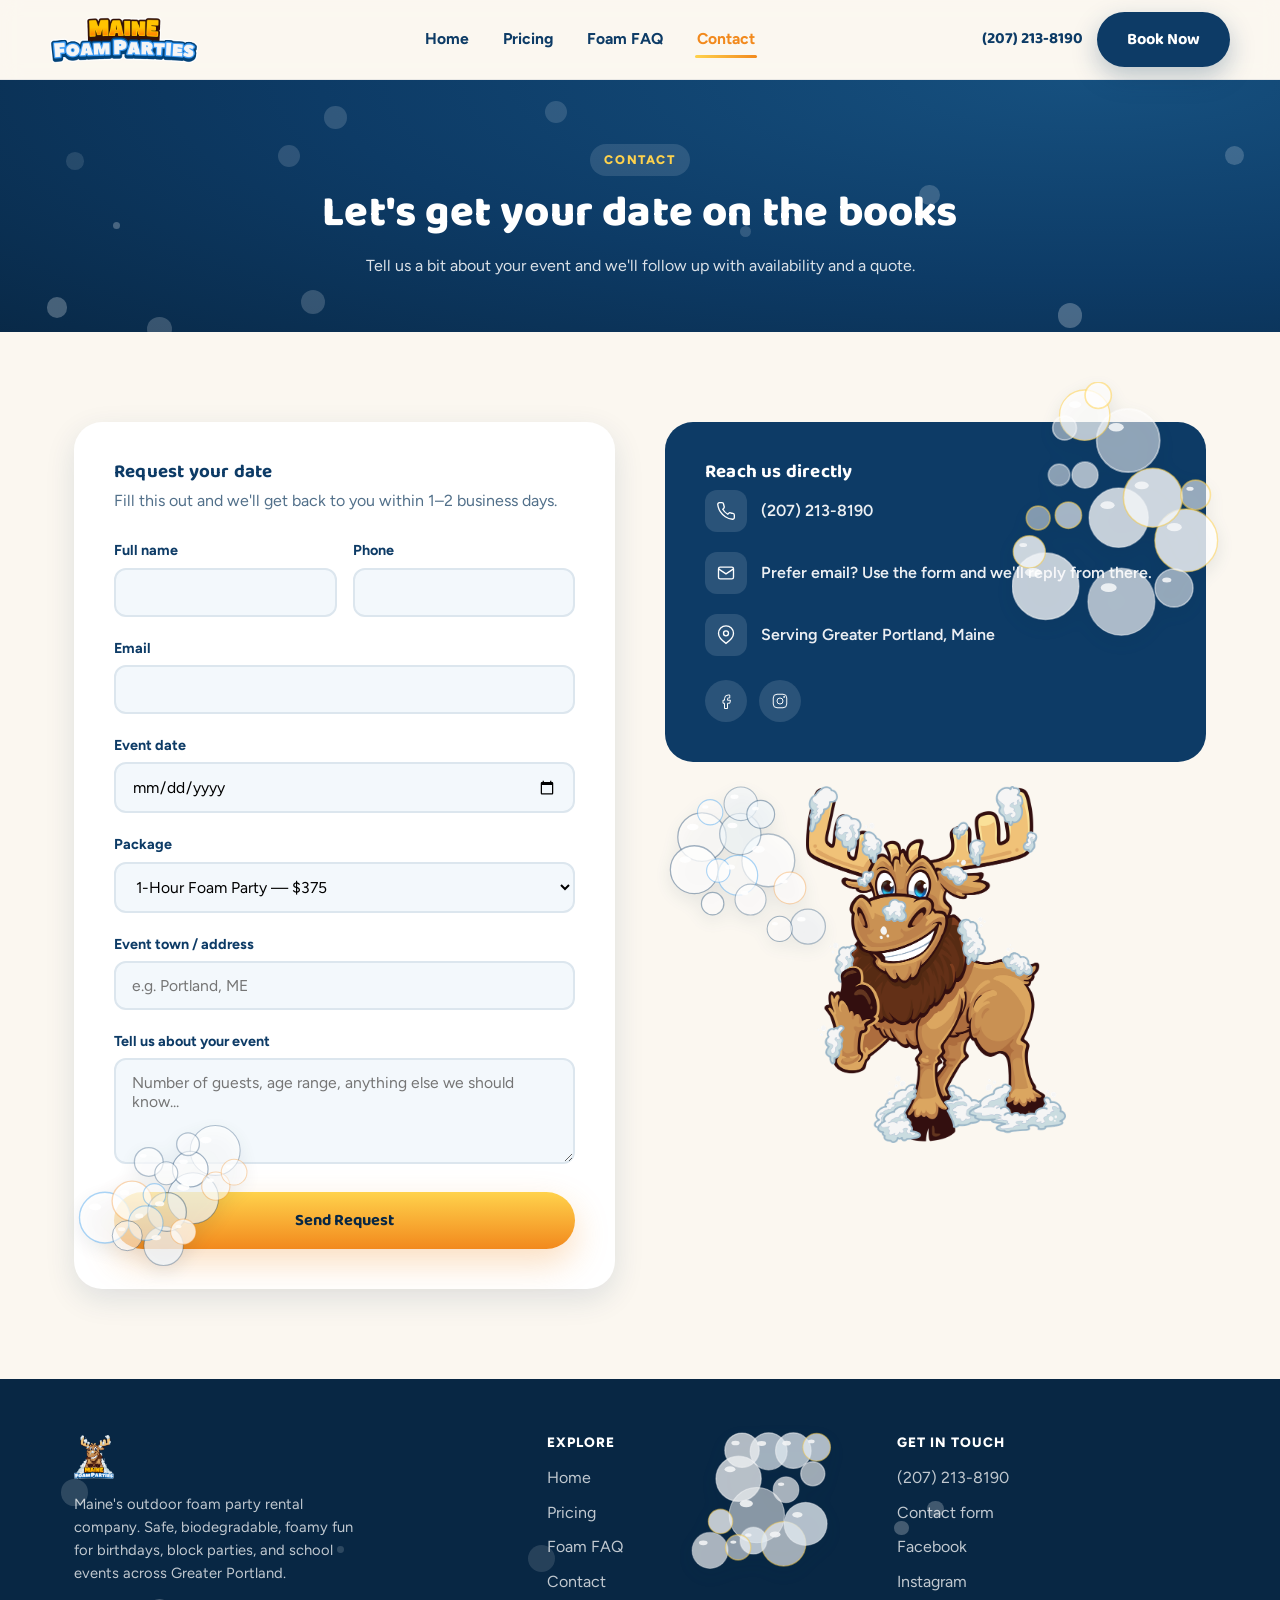
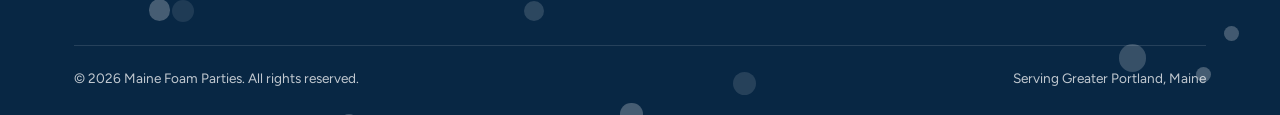
<file: contact.html>
<!DOCTYPE html>
<html lang="en">
<head>
<meta charset="UTF-8">
<meta name="viewport" content="width=device-width, initial-scale=1.0">
<title>Contact | Maine Foam Parties</title>
<meta name="description" content="Get a quote or book your Maine Foam Parties event. Call (207) 213-8190 or send us your event details.">
<link rel="icon" type="image/x-icon" href="assets/favicon/favicon.ico">
<link rel="icon" type="image/png" sizes="16x16" href="assets/favicon/favicon-16x16.png">
<link rel="icon" type="image/png" sizes="32x32" href="assets/favicon/favicon-32x32.png">
<link rel="icon" type="image/png" sizes="48x48" href="assets/favicon/favicon-48x48.png">
<link rel="apple-touch-icon" sizes="180x180" href="assets/favicon/apple-touch-icon.png">
<link rel="manifest" href="site.webmanifest">
<link rel="preconnect" href="https://fonts.googleapis.com">
<link rel="stylesheet" href="css/style.css">
<script src="https://www.google.com/recaptcha/api.js" async defer></script>
</head>
<body>

<header class="site-header">
  <div class="container nav" id="mainNav">
    <a href="index.html" class="nav-logo">
      <img src="assets/Text_web.png" alt="Maine Foam Parties">
    </a>
    <nav>
      <ul class="nav-links">
        <li><a href="index.html">Home</a></li>
        <li><a href="pricing.html">Pricing</a></li>
        <li><a href="faq.html">Foam FAQ</a></li>
        <li><a href="contact.html" class="active">Contact</a></li>
        <li class="mobile-phone-item"><a href="tel:2072138190">(207) 213-8190</a></li>
      </ul>
    </nav>
    <div class="nav-cta">
      <a href="tel:2072138190" class="nav-phone">(207) 213-8190</a>
      <a href="contact.html" class="btn btn-navy">Book Now</a>
    </div>
    <button class="nav-toggle" aria-label="Toggle menu" aria-expanded="false">
      <span></span><span></span><span></span>
    </button>
  </div>
</header>

<section class="page-hero">
  <div class="foam-field" data-count="12"></div>
  <div class="container">
    <span class="eyebrow" style="background:rgba(255,255,255,0.12); color:var(--gold-1);">Contact</span>
    <h1>Let's get your date on the books</h1>
    <p>Tell us a bit about your event and we'll follow up with availability and a quote.</p>
  </div>
</section>

<section class="section-pad">
  


  <div class="container contact-grid">

    <div class="form-card" data-reveal>
      <div class="bubble-decor size-sm delay-1" style="bottom:-30px; left:-30px; right:auto; top:auto; pointer-events:auto;">
<svg width="320" height="320" viewBox="0 0 320 320" xmlns="http://www.w3.org/2000/svg" aria-hidden="true" focusable="false">
  <circle cx="216.8" cy="144.2" r="37.1" fill="rgba(240,247,252,0.74)" stroke="rgba(13,59,102,0.4)" stroke-width="1.47"/>
  <circle cx="88.5" cy="172.5" r="36.9" fill="rgba(255,255,255,0.68)" stroke="rgba(79,168,240,0.5)" stroke-width="2.00"/>
  <circle cx="249.0" cy="74.8" r="36.3" fill="rgba(255,255,255,0.67)" stroke="rgba(13,59,102,0.32)" stroke-width="1.51"/>
  <circle cx="128.0" cy="148.4" r="28.9" fill="rgba(255,255,255,0.79)" stroke="rgba(242,137,29,0.35)" stroke-width="2.00"/>
  <circle cx="174.0" cy="213.6" r="28.6" fill="rgba(240,247,252,0.80)" stroke="rgba(13,59,102,0.32)" stroke-width="1.60"/>
  <circle cx="178.9" cy="164.3" r="28.2" fill="rgba(240,247,252,0.58)" stroke="rgba(13,59,102,0.4)" stroke-width="1.89"/>
  <circle cx="212.8" cy="102.1" r="25.8" fill="rgba(255,255,255,0.72)" stroke="rgba(13,59,102,0.4)" stroke-width="1.74"/>
  <circle cx="148.0" cy="180.5" r="25.1" fill="rgba(240,247,252,0.64)" stroke="rgba(79,168,240,0.5)" stroke-width="1.64"/>
  <circle cx="121.1" cy="198.8" r="21.8" fill="rgba(255,255,255,0.56)" stroke="rgba(13,59,102,0.4)" stroke-width="1.40"/>
  <circle cx="152.4" cy="91.5" r="20.9" fill="rgba(255,255,255,0.71)" stroke="rgba(13,59,102,0.32)" stroke-width="1.88"/>
  <circle cx="249.9" cy="126.7" r="20.5" fill="rgba(255,255,255,0.58)" stroke="rgba(242,137,29,0.35)" stroke-width="1.66"/>
  <circle cx="276.5" cy="106.4" r="18.7" fill="rgba(255,255,255,0.53)" stroke="rgba(242,137,29,0.35)" stroke-width="1.47"/>
  <circle cx="202.6" cy="193.1" r="18.4" fill="rgba(255,255,255,0.81)" stroke="rgba(242,137,29,0.35)" stroke-width="1.56"/>
  <circle cx="177.9" cy="108.0" r="16.7" fill="rgba(255,255,255,0.66)" stroke="rgba(13,59,102,0.32)" stroke-width="1.70"/>
  <circle cx="209.5" cy="65.7" r="16.5" fill="rgba(255,255,255,0.64)" stroke="rgba(13,59,102,0.32)" stroke-width="1.87"/>
  <circle cx="160.7" cy="139.5" r="16.4" fill="rgba(255,255,255,0.57)" stroke="rgba(79,168,240,0.5)" stroke-width="1.69"/>
  <ellipse cx="202.7" cy="128.6" rx="8.9" ry="4.9" fill="rgba(255,255,255,0.9)"/>
  <ellipse cx="74.4" cy="157.0" rx="8.9" ry="4.9" fill="rgba(255,255,255,0.9)"/>
  <ellipse cx="235.2" cy="59.6" rx="8.7" ry="4.8" fill="rgba(255,255,255,0.9)"/>
  <ellipse cx="117.0" cy="136.2" rx="6.9" ry="3.8" fill="rgba(255,255,255,0.9)"/>
  <ellipse cx="163.1" cy="201.6" rx="6.9" ry="3.8" fill="rgba(255,255,255,0.9)"/>
  <ellipse cx="168.2" cy="152.4" rx="6.8" ry="3.7" fill="rgba(255,255,255,0.9)"/>
  <ellipse cx="203.0" cy="91.3" rx="6.2" ry="3.4" fill="rgba(255,255,255,0.9)"/>
  <ellipse cx="138.5" cy="170.0" rx="6.0" ry="3.3" fill="rgba(255,255,255,0.9)"/>
  <ellipse cx="112.8" cy="189.6" rx="5.2" ry="2.9" fill="rgba(255,255,255,0.9)"/>
  <ellipse cx="144.4" cy="82.7" rx="5.0" ry="2.8" fill="rgba(255,255,255,0.9)"/>
  <ellipse cx="242.1" cy="118.1" rx="4.9" ry="2.7" fill="rgba(255,255,255,0.9)"/>
  <ellipse cx="269.4" cy="98.6" rx="4.5" ry="2.5" fill="rgba(255,255,255,0.9)"/>
  <ellipse cx="195.6" cy="185.4" rx="4.4" ry="2.4" fill="rgba(255,255,255,0.9)"/>
</svg>
</div>
      <h3 style="margin-bottom:6px;">Request your date</h3>
      <p style="color:#52708A; margin-bottom:26px;">Fill this out and we'll get back to you within 1&ndash;2 business days.</p>

      <div class="form-msg" id="formMsg"></div>

      <form id="contactForm" action="https://formspree.io/f/mwvgnvzp" method="POST">
        <div class="field-row">
          <div class="field">
            <label for="name">Full name</label>
            <input type="text" id="name" name="name" required>
          </div>
          <div class="field">
            <label for="phone">Phone</label>
            <input type="tel" id="phone" name="phone" required>
          </div>
        </div>
        <div class="field">
          <label for="email">Email</label>
          <input type="email" id="email" name="email" required>
        </div>
        <div class="field">
          <label for="date">Event date</label>
          <input type="date" id="date" name="event_date">
        </div>
        <div class="field">
          <label for="package">Package</label>
          <select id="package" name="package">
            <option value="1-hour">1-Hour Foam Party &mdash; $375</option>
            <option value="2-hour">2-Hour Foam Party &mdash; $600</option>
            <option value="not-sure">Not sure yet</option>
          </select>
        </div>
        <div class="field">
          <label for="location">Event town / address</label>
          <input type="text" id="location" name="location" placeholder="e.g. Portland, ME">
        </div>
        <div class="field">
          <label for="message">Tell us about your event</label>
          <textarea id="message" name="message" rows="4" placeholder="Number of guests, age range, anything else we should know..."></textarea>
        </div>

        <!-- Formspree spam honeypot: bots fill this in, humans don't. Keep it hidden. -->
        <input type="text" name="_gotcha" style="display:none" tabindex="-1" autocomplete="off">

        <!-- Fixed subject line for the notification email -->
        <input type="hidden" name="_subject" value="New foam party request — Maine Foam Parties site">

        <div class="g-recaptcha" data-sitekey="6Ld7U2MtAAAAALkFU5isMy6qSATdx_iPBBM3UVfF" style="margin-bottom:20px;"></div>

        <button type="submit" class="btn btn-primary" id="submitBtn" style="width:100%; justify-content:center;">Send Request <span class="bubble" aria-hidden="true"></span></button>
      </form>
    </div>

    <div>
      <div class="contact-info-card" data-reveal>
        <div class="bubble-decor splash" style="width:224px; height:260px; top:-40px; right:-30px; left:auto; bottom:auto;">
<svg width="224" height="260" viewBox="0 0 224 260" xmlns="http://www.w3.org/2000/svg" aria-hidden="true" focusable="false">
  <circle cx="109.4" cy="219.7" r="33.5" fill="rgba(255,255,255,0.69)" stroke="rgba(255,255,255,0.4)" stroke-width="1.37"/>
  <circle cx="33.6" cy="204.3" r="33.3" fill="rgba(255,255,255,0.79)" stroke="rgba(255,255,255,0.55)" stroke-width="1.41"/>
  <circle cx="116.2" cy="58.5" r="31.6" fill="rgba(255,255,255,0.57)" stroke="rgba(255,255,255,0.55)" stroke-width="1.65"/>
  <circle cx="174.2" cy="158.4" r="31.4" fill="rgba(255,255,255,0.84)" stroke="rgba(255,209,76,0.55)" stroke-width="1.37"/>
  <circle cx="106.7" cy="135.7" r="29.7" fill="rgba(255,255,255,0.80)" stroke="rgba(255,255,255,0.4)" stroke-width="1.33"/>
  <circle cx="140.9" cy="115.7" r="29.5" fill="rgba(255,255,255,0.84)" stroke="rgba(255,209,76,0.55)" stroke-width="1.58"/>
  <circle cx="72.7" cy="33.2" r="25.2" fill="rgba(255,255,255,0.75)" stroke="rgba(255,209,76,0.55)" stroke-width="1.33"/>
  <circle cx="162.0" cy="206.0" r="19.0" fill="rgba(255,255,255,0.59)" stroke="rgba(255,255,255,0.55)" stroke-width="1.39"/>
  <circle cx="17.3" cy="169.8" r="16.1" fill="rgba(255,255,255,0.83)" stroke="rgba(255,209,76,0.55)" stroke-width="1.35"/>
  <circle cx="183.6" cy="112.9" r="14.8" fill="rgba(255,255,255,0.60)" stroke="rgba(255,209,76,0.55)" stroke-width="1.63"/>
  <circle cx="56.4" cy="133.2" r="13.2" fill="rgba(255,255,255,0.66)" stroke="rgba(255,209,76,0.55)" stroke-width="1.50"/>
  <circle cx="73.0" cy="93.0" r="13.1" fill="rgba(255,255,255,0.68)" stroke="rgba(255,255,255,0.4)" stroke-width="1.58"/>
  <circle cx="86.2" cy="13.4" r="13.1" fill="rgba(255,255,255,0.74)" stroke="rgba(255,209,76,0.55)" stroke-width="1.63"/>
  <circle cx="26.2" cy="136.0" r="11.9" fill="rgba(255,255,255,0.51)" stroke="rgba(255,209,76,0.55)" stroke-width="1.62"/>
  <circle cx="52.6" cy="46.1" r="11.9" fill="rgba(255,255,255,0.51)" stroke="rgba(255,255,255,0.55)" stroke-width="1.67"/>
  <circle cx="47.1" cy="92.9" r="10.8" fill="rgba(255,255,255,0.54)" stroke="rgba(255,255,255,0.4)" stroke-width="1.68"/>
  <ellipse cx="96.7" cy="205.7" rx="8.0" ry="4.4" fill="rgba(255,255,255,0.9)"/>
  <ellipse cx="20.9" cy="190.3" rx="8.0" ry="4.4" fill="rgba(255,255,255,0.9)"/>
  <ellipse cx="104.2" cy="45.3" rx="7.6" ry="4.2" fill="rgba(255,255,255,0.9)"/>
  <ellipse cx="162.3" cy="145.2" rx="7.5" ry="4.1" fill="rgba(255,255,255,0.9)"/>
  <ellipse cx="95.5" cy="123.2" rx="7.1" ry="3.9" fill="rgba(255,255,255,0.9)"/>
  <ellipse cx="129.7" cy="103.4" rx="7.1" ry="3.9" fill="rgba(255,255,255,0.9)"/>
  <ellipse cx="63.1" cy="22.6" rx="6.0" ry="3.3" fill="rgba(255,255,255,0.9)"/>
  <ellipse cx="154.8" cy="198.1" rx="4.6" ry="2.5" fill="rgba(255,255,255,0.9)"/>
  <ellipse cx="11.2" cy="163.0" rx="3.9" ry="2.1" fill="rgba(255,255,255,0.9)"/>
  <ellipse cx="178.0" cy="106.7" rx="3.6" ry="2.0" fill="rgba(255,255,255,0.9)"/>
</svg>
        </div>
        <h3>Reach us directly</h3>
        <div class="contact-line">
          <span class="ic"><svg width="20" height="20" viewBox="0 0 24 24" fill="none"><path d="M22 16.92v3a2 2 0 01-2.18 2 19.79 19.79 0 01-8.63-3.07 19.5 19.5 0 01-6-6 19.79 19.79 0 01-3.07-8.67A2 2 0 014.11 2h3a2 2 0 012 1.72c.127.96.362 1.903.7 2.81a2 2 0 01-.45 2.11L8.09 9.91a16 16 0 006 6l1.27-1.27a2 2 0 012.11-.45c.907.338 1.85.573 2.81.7A2 2 0 0122 16.92z" stroke="#fff" stroke-width="1.6"/></svg></span>
          <a href="tel:2072138190">(207) 213-8190</a>
        </div>
        <div class="contact-line">
          <span class="ic"><svg width="20" height="20" viewBox="0 0 24 24" fill="none"><rect x="3" y="5" width="18" height="14" rx="2" stroke="#fff" stroke-width="1.6"/><path d="M3 7l9 6 9-6" stroke="#fff" stroke-width="1.6"/></svg></span>
          <span class="txt">Prefer email? Use the form and we'll reply from there.</span>
        </div>
        <div class="contact-line">
          <span class="ic"><svg width="20" height="20" viewBox="0 0 24 24" fill="none"><path d="M21 10c0 6-9 12-9 12S3 16 3 10a9 9 0 0118 0z" stroke="#fff" stroke-width="1.6"/><circle cx="12" cy="10" r="3" stroke="#fff" stroke-width="1.6"/></svg></span>
          <span class="txt">Serving Greater Portland, Maine</span>
        </div>

        <div class="social-row">
          <a href="https://www.facebook.com/mainefoamparties" target="_blank" rel="noopener" aria-label="Facebook">
            <svg width="18" height="18" viewBox="0 0 24 24" fill="none"><path d="M15 8h2V4h-2a5 5 0 00-5 5v2H8v4h2v7h4v-7h3l1-4h-4V9a1 1 0 011-1z" stroke="#fff" stroke-width="1.3"/></svg>
          </a>
          <a href="https://www.instagram.com/mainefoamparties/" target="_blank" rel="noopener" aria-label="Instagram">
            <svg width="18" height="18" viewBox="0 0 24 24" fill="none"><rect x="3" y="3" width="18" height="18" rx="5" stroke="#fff" stroke-width="1.3"/><circle cx="12" cy="12" r="4" stroke="#fff" stroke-width="1.3"/><circle cx="17.5" cy="6.5" r="1.2" fill="#fff"/></svg>
          </a>
        </div>
      </div>

      <div style="margin-top:24px; text-align:center; position:relative;" data-reveal>
        <div class="bubble-decor size-sm delay-2" style="top:-20px; left:-20px; right:auto; bottom:auto; pointer-events:auto;">
<svg width="320" height="320" viewBox="0 0 320 320" xmlns="http://www.w3.org/2000/svg" aria-hidden="true" focusable="false">
  <circle cx="179.4" cy="137.3" r="38.4" fill="rgba(255,255,255,0.78)" stroke="rgba(13,59,102,0.32)" stroke-width="1.96"/>
  <circle cx="82.9" cy="103.5" r="35.2" fill="rgba(255,255,255,0.59)" stroke="rgba(13,59,102,0.4)" stroke-width="1.83"/>
  <circle cx="71.7" cy="150.8" r="34.8" fill="rgba(255,255,255,0.78)" stroke="rgba(13,59,102,0.4)" stroke-width="1.82"/>
  <circle cx="138.6" cy="99.0" r="30.0" fill="rgba(240,247,252,0.63)" stroke="rgba(13,59,102,0.32)" stroke-width="1.92"/>
  <circle cx="135.0" cy="159.0" r="28.9" fill="rgba(255,255,255,0.62)" stroke="rgba(79,168,240,0.5)" stroke-width="1.77"/>
  <circle cx="237.0" cy="233.6" r="25.4" fill="rgba(240,247,252,0.56)" stroke="rgba(13,59,102,0.32)" stroke-width="1.85"/>
  <circle cx="139.4" cy="55.0" r="24.4" fill="rgba(240,247,252,0.60)" stroke="rgba(13,59,102,0.32)" stroke-width="1.58"/>
  <circle cx="210.8" cy="177.4" r="23.1" fill="rgba(255,255,255,0.72)" stroke="rgba(242,137,29,0.35)" stroke-width="1.62"/>
  <circle cx="153.5" cy="194.3" r="22.5" fill="rgba(255,255,255,0.73)" stroke="rgba(13,59,102,0.32)" stroke-width="1.65"/>
  <circle cx="168.3" cy="70.3" r="20.2" fill="rgba(240,247,252,0.71)" stroke="rgba(13,59,102,0.4)" stroke-width="1.71"/>
  <circle cx="94.8" cy="67.3" r="18.4" fill="rgba(255,255,255,0.54)" stroke="rgba(79,168,240,0.5)" stroke-width="1.61"/>
  <circle cx="196.0" cy="237.0" r="18.3" fill="rgba(255,255,255,0.56)" stroke="rgba(13,59,102,0.4)" stroke-width="1.49"/>
  <circle cx="106.6" cy="152.1" r="17.0" fill="rgba(255,255,255,0.67)" stroke="rgba(79,168,240,0.5)" stroke-width="1.56"/>
  <circle cx="98.4" cy="200.2" r="16.3" fill="rgba(255,255,255,0.72)" stroke="rgba(13,59,102,0.4)" stroke-width="1.79"/>
  <ellipse cx="164.8" cy="121.1" rx="9.2" ry="5.1" fill="rgba(255,255,255,0.9)"/>
  <ellipse cx="69.5" cy="88.7" rx="8.5" ry="4.6" fill="rgba(255,255,255,0.9)"/>
  <ellipse cx="58.4" cy="136.2" rx="8.4" ry="4.6" fill="rgba(255,255,255,0.9)"/>
  <ellipse cx="127.2" cy="86.4" rx="7.2" ry="4.0" fill="rgba(255,255,255,0.9)"/>
  <ellipse cx="124.0" cy="146.9" rx="6.9" ry="3.8" fill="rgba(255,255,255,0.9)"/>
  <ellipse cx="227.4" cy="223.0" rx="6.1" ry="3.3" fill="rgba(255,255,255,0.9)"/>
  <ellipse cx="130.1" cy="44.8" rx="5.9" ry="3.2" fill="rgba(255,255,255,0.9)"/>
  <ellipse cx="202.0" cy="167.7" rx="5.5" ry="3.0" fill="rgba(255,255,255,0.9)"/>
  <ellipse cx="145.0" cy="184.8" rx="5.4" ry="3.0" fill="rgba(255,255,255,0.9)"/>
  <ellipse cx="160.6" cy="61.8" rx="4.8" ry="2.7" fill="rgba(255,255,255,0.9)"/>
  <ellipse cx="87.8" cy="59.5" rx="4.4" ry="2.4" fill="rgba(255,255,255,0.9)"/>
  <ellipse cx="189.0" cy="229.3" rx="4.4" ry="2.4" fill="rgba(255,255,255,0.9)"/>
</svg>
</div><img src="assets/Mascot_web.png" alt="Maine Foam Parties mascot moose" style="max-width:260px; margin:0 auto;">
      </div>
    </div>

  </div>
</section>

<footer class="site-footer">
  <div class="foam-field" data-count="14"></div>
  
  <div class="container">
    <div class="footer-grid">
      <div>
        <div class="footer-logo"><img src="assets/Logo_web.png" alt="Maine Foam Parties logo"></div>
        <p style="max-width:280px; font-size:0.92rem;">Maine's outdoor foam party rental company. Safe, biodegradable, foamy fun for birthdays, block parties, and school events across Greater Portland.</p>
      </div>
      <div style="position:relative;">
        <div class="bubble-decor size-sm" style="bottom:-20px; right:-20px; left:auto; top:auto; pointer-events:auto;">
<svg width="320" height="320" viewBox="0 0 320 320" xmlns="http://www.w3.org/2000/svg" aria-hidden="true" focusable="false">
  <circle cx="145.2" cy="160.2" r="40.2" fill="rgba(255,255,255,0.55)" stroke="rgba(255,255,255,0.5)" stroke-width="1.57"/>
  <circle cx="118.7" cy="107.3" r="32.9" fill="rgba(255,255,255,0.75)" stroke="rgba(255,255,255,0.5)" stroke-width="1.88"/>
  <circle cx="184.2" cy="201.9" r="32.3" fill="rgba(255,255,255,0.65)" stroke="rgba(255,209,76,0.5)" stroke-width="1.82"/>
  <circle cx="216.1" cy="172.9" r="31.4" fill="rgba(240,247,252,0.78)" stroke="rgba(255,255,255,0.35)" stroke-width="1.77"/>
  <circle cx="162.4" cy="67.3" r="26.9" fill="rgba(240,247,252,0.70)" stroke="rgba(255,255,255,0.5)" stroke-width="1.85"/>
  <circle cx="77.2" cy="211.5" r="26.2" fill="rgba(255,255,255,0.69)" stroke="rgba(255,255,255,0.35)" stroke-width="1.56"/>
  <circle cx="198.3" cy="66.4" r="25.9" fill="rgba(240,247,252,0.73)" stroke="rgba(255,255,255,0.5)" stroke-width="1.75"/>
  <circle cx="123.7" cy="65.8" r="25.0" fill="rgba(255,255,255,0.72)" stroke="rgba(255,255,255,0.5)" stroke-width="1.95"/>
  <circle cx="232.2" cy="61.5" r="20.1" fill="rgba(240,247,252,0.75)" stroke="rgba(255,209,76,0.5)" stroke-width="1.80"/>
  <circle cx="140.3" cy="197.4" r="19.5" fill="rgba(240,247,252,0.78)" stroke="rgba(255,255,255,0.35)" stroke-width="1.99"/>
  <circle cx="187.7" cy="123.2" r="18.9" fill="rgba(255,255,255,0.68)" stroke="rgba(255,255,255,0.35)" stroke-width="1.50"/>
  <circle cx="118.0" cy="207.1" r="18.4" fill="rgba(255,255,255,0.58)" stroke="rgba(255,209,76,0.5)" stroke-width="1.99"/>
  <circle cx="92.4" cy="169.3" r="17.7" fill="rgba(255,255,255,0.79)" stroke="rgba(255,209,76,0.5)" stroke-width="1.84"/>
  <circle cx="226.6" cy="100.1" r="17.5" fill="rgba(255,255,255,0.64)" stroke="rgba(255,255,255,0.5)" stroke-width="1.97"/>
  <ellipse cx="129.9" cy="143.4" rx="9.6" ry="5.3" fill="rgba(255,255,255,0.9)"/>
  <ellipse cx="106.2" cy="93.5" rx="7.9" ry="4.3" fill="rgba(255,255,255,0.9)"/>
  <ellipse cx="171.9" cy="188.3" rx="7.8" ry="4.3" fill="rgba(255,255,255,0.9)"/>
  <ellipse cx="204.2" cy="159.8" rx="7.5" ry="4.1" fill="rgba(255,255,255,0.9)"/>
  <ellipse cx="152.2" cy="56.0" rx="6.5" ry="3.5" fill="rgba(255,255,255,0.9)"/>
  <ellipse cx="67.3" cy="200.5" rx="6.3" ry="3.5" fill="rgba(255,255,255,0.9)"/>
  <ellipse cx="188.5" cy="55.5" rx="6.2" ry="3.4" fill="rgba(255,255,255,0.9)"/>
  <ellipse cx="114.2" cy="55.3" rx="6.0" ry="3.3" fill="rgba(255,255,255,0.9)"/>
  <ellipse cx="224.5" cy="53.0" rx="4.8" ry="2.7" fill="rgba(255,255,255,0.9)"/>
  <ellipse cx="132.9" cy="189.2" rx="4.7" ry="2.6" fill="rgba(255,255,255,0.9)"/>
  <ellipse cx="180.5" cy="115.3" rx="4.5" ry="2.5" fill="rgba(255,255,255,0.9)"/>
  <ellipse cx="111.0" cy="199.4" rx="4.4" ry="2.4" fill="rgba(255,255,255,0.9)"/>
</svg>
</div><h4>Explore</h4>
        <ul>
          <li><a href="index.html">Home</a></li>
          <li><a href="pricing.html">Pricing</a></li>
          <li><a href="faq.html">Foam FAQ</a></li>
          <li><a href="contact.html">Contact</a></li>
        </ul>
      </div>
      <div>
        <h4>Get in touch</h4>
        <ul>
          <li><a href="tel:2072138190">(207) 213-8190</a></li>
          <li><a href="contact.html">Contact form</a></li>
          <li><a href="https://www.facebook.com/mainefoamparties" target="_blank" rel="noopener">Facebook</a></li>
          <li><a href="https://www.instagram.com/mainefoamparties/" target="_blank" rel="noopener">Instagram</a></li>
        </ul>
      </div>
    </div>
    <div class="footer-bottom">
      <span>&copy; <span id="year"></span> Maine Foam Parties. All rights reserved.</span>
      <span>Serving Greater Portland, Maine</span>
    </div>
  </div>
</footer>

<script>document.getElementById('year').textContent = new Date().getFullYear();</script>
<script src="js/script.js"></script>
<script>
const contactForm = document.getElementById('contactForm');
const formMsg = document.getElementById('formMsg');
const submitBtn = document.getElementById('submitBtn');

contactForm.addEventListener('submit', async function (e) {
  e.preventDefault();

  if (typeof grecaptcha !== 'undefined' && grecaptcha.getResponse().length === 0) {
    formMsg.textContent = "Please check the \"I'm not a robot\" box before sending.";
    formMsg.classList.remove('success');
    formMsg.classList.add('error', 'show');
    formMsg.scrollIntoView({ behavior: 'smooth', block: 'center' });
    return;
  }

  submitBtn.disabled = true;
  submitBtn.textContent = 'Sending…';

  const data = new FormData(contactForm);

  try {
    const response = await fetch(contactForm.action, {
      method: 'POST',
      body: data,
      headers: { 'Accept': 'application/json' }
    });

    if (response.ok) {
      formMsg.textContent = "Thanks — your request is on its way! 🫧";
      formMsg.classList.remove('error');
      formMsg.classList.add('success', 'show');
      contactForm.reset();
      if (typeof grecaptcha !== 'undefined') { grecaptcha.reset(); }
    } else {
      const result = await response.json().catch(() => null);
      const detail = result && result.errors && result.errors.length
        ? result.errors.map(err => err.message).join(', ')
        : 'Something went wrong. Please try again or call us directly.';
      formMsg.textContent = detail;
      formMsg.classList.remove('success');
      formMsg.classList.add('error', 'show');
    }
  } catch (err) {
    formMsg.textContent = "Something went wrong sending your request. Please try again or call us directly at (207) 213-8190.";
    formMsg.classList.remove('success');
    formMsg.classList.add('error', 'show');
  }

  formMsg.scrollIntoView({ behavior: 'smooth', block: 'center' });
  submitBtn.disabled = false;
  submitBtn.textContent = 'Send Request';
});
</script>
</body>
</html>
</file>
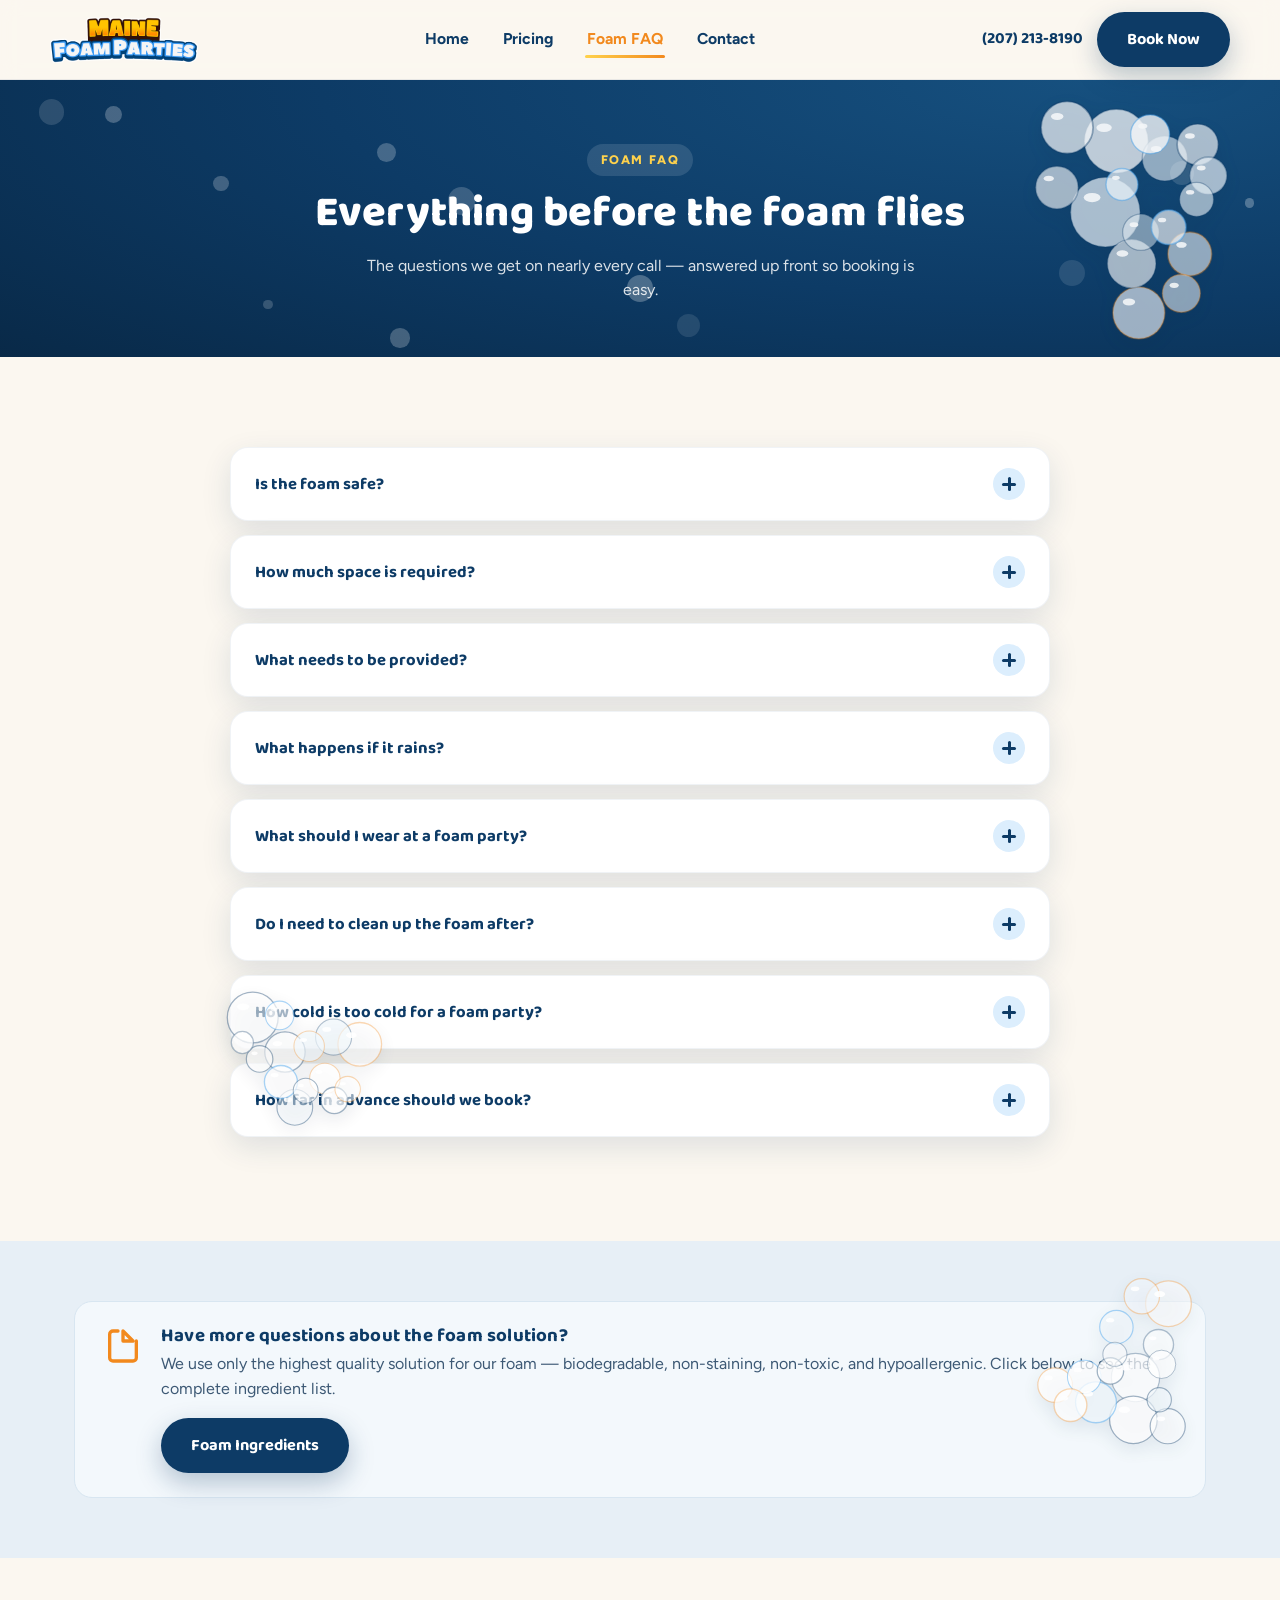
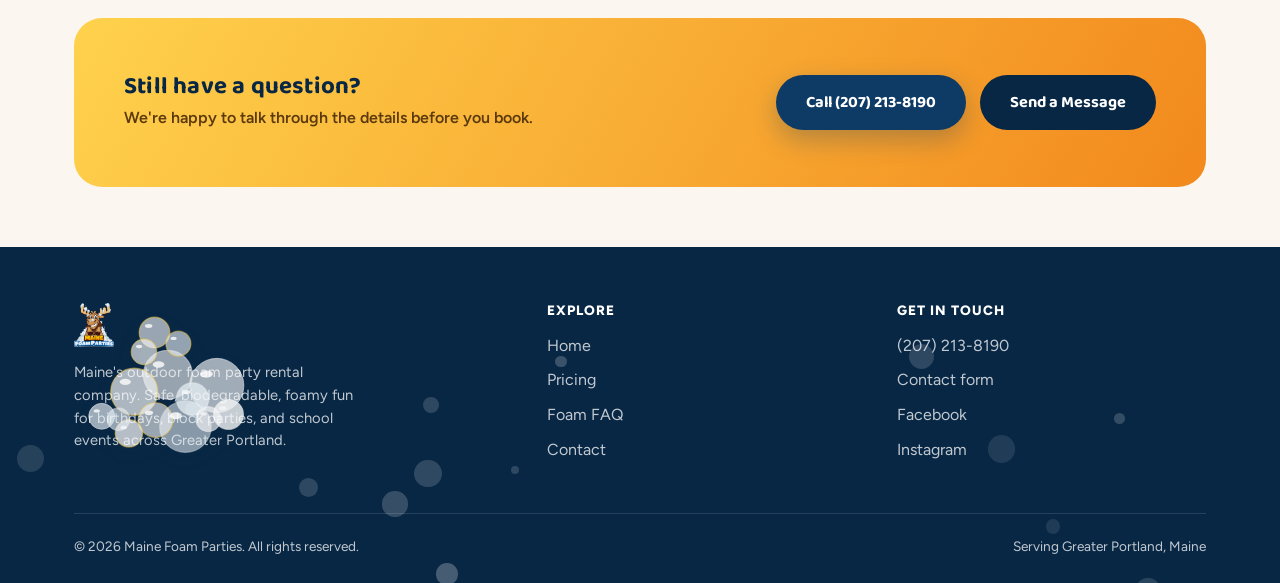
<file: faq.html>
<!DOCTYPE html>
<html lang="en">
<head>
<meta charset="UTF-8">
<meta name="viewport" content="width=device-width, initial-scale=1.0">
<title>Foam FAQ | Maine Foam Parties</title>
<meta name="description" content="Everything you need to know about booking a Maine Foam Parties event: safety, space requirements, power and water, rain policy, and cleanup.">
<link rel="icon" type="image/x-icon" href="assets/favicon/favicon.ico">
<link rel="icon" type="image/png" sizes="16x16" href="assets/favicon/favicon-16x16.png">
<link rel="icon" type="image/png" sizes="32x32" href="assets/favicon/favicon-32x32.png">
<link rel="icon" type="image/png" sizes="48x48" href="assets/favicon/favicon-48x48.png">
<link rel="apple-touch-icon" sizes="180x180" href="assets/favicon/apple-touch-icon.png">
<link rel="manifest" href="site.webmanifest">
<link rel="preconnect" href="https://fonts.googleapis.com">
<link rel="stylesheet" href="css/style.css">
</head>
<body>

<header class="site-header">
  <div class="container nav" id="mainNav">
    <a href="index.html" class="nav-logo">
      <img src="assets/Text_web.png" alt="Maine Foam Parties">
    </a>
    <nav>
      <ul class="nav-links">
        <li><a href="index.html">Home</a></li>
        <li><a href="pricing.html">Pricing</a></li>
        <li><a href="faq.html" class="active">Foam FAQ</a></li>
        <li><a href="contact.html">Contact</a></li>
        <li class="mobile-phone-item"><a href="tel:2072138190">(207) 213-8190</a></li>
      </ul>
    </nav>
    <div class="nav-cta">
      <a href="tel:2072138190" class="nav-phone">(207) 213-8190</a>
      <a href="contact.html" class="btn btn-navy">Book Now</a>
    </div>
    <button class="nav-toggle" aria-label="Toggle menu" aria-expanded="false">
      <span></span><span></span><span></span>
    </button>
  </div>
</header>

<section class="page-hero">
  <div class="foam-field" data-count="12"></div>
  <div class="container">
    <div class="bubble-decor size-md delay-1" style="bottom:-50px; right:-40px; left:auto; top:auto; pointer-events:auto;">
<svg width="320" height="320" viewBox="0 0 320 320" xmlns="http://www.w3.org/2000/svg" aria-hidden="true" focusable="false">
  <circle cx="131.8" cy="159.0" r="39.8" fill="rgba(240,247,252,0.72)" stroke="rgba(13,59,102,0.32)" stroke-width="1.73"/>
  <circle cx="144.3" cy="77.9" r="36.6" fill="rgba(255,255,255,0.76)" stroke="rgba(13,59,102,0.32)" stroke-width="1.83"/>
  <circle cx="88.1" cy="62.2" r="29.7" fill="rgba(255,255,255,0.72)" stroke="rgba(13,59,102,0.4)" stroke-width="2.00"/>
  <circle cx="170.1" cy="274.1" r="29.6" fill="rgba(240,247,252,0.67)" stroke="rgba(242,137,29,0.35)" stroke-width="1.79"/>
  <circle cx="161.9" cy="217.9" r="27.8" fill="rgba(255,255,255,0.65)" stroke="rgba(13,59,102,0.32)" stroke-width="1.60"/>
  <circle cx="199.8" cy="97.7" r="25.8" fill="rgba(240,247,252,0.60)" stroke="rgba(13,59,102,0.32)" stroke-width="1.64"/>
  <circle cx="228.3" cy="206.8" r="24.9" fill="rgba(240,247,252,0.61)" stroke="rgba(242,137,29,0.35)" stroke-width="1.96"/>
  <circle cx="76.5" cy="130.9" r="24.4" fill="rgba(255,255,255,0.64)" stroke="rgba(13,59,102,0.32)" stroke-width="1.91"/>
  <circle cx="237.4" cy="81.8" r="23.5" fill="rgba(255,255,255,0.67)" stroke="rgba(13,59,102,0.4)" stroke-width="1.90"/>
  <circle cx="183.0" cy="70.1" r="22.2" fill="rgba(255,255,255,0.80)" stroke="rgba(79,168,240,0.5)" stroke-width="1.58"/>
  <circle cx="218.7" cy="251.8" r="21.6" fill="rgba(240,247,252,0.58)" stroke="rgba(242,137,29,0.35)" stroke-width="1.64"/>
  <circle cx="249.5" cy="117.4" r="21.3" fill="rgba(240,247,252,0.70)" stroke="rgba(13,59,102,0.32)" stroke-width="1.96"/>
  <circle cx="172.4" cy="182.0" r="20.8" fill="rgba(240,247,252,0.50)" stroke="rgba(13,59,102,0.32)" stroke-width="1.44"/>
  <circle cx="204.2" cy="176.3" r="19.7" fill="rgba(255,255,255,0.67)" stroke="rgba(79,168,240,0.5)" stroke-width="1.98"/>
  <circle cx="236.1" cy="144.5" r="19.4" fill="rgba(240,247,252,0.63)" stroke="rgba(13,59,102,0.32)" stroke-width="1.41"/>
  <circle cx="150.8" cy="127.4" r="18.2" fill="rgba(240,247,252,0.75)" stroke="rgba(79,168,240,0.5)" stroke-width="1.66"/>
  <ellipse cx="116.7" cy="142.3" rx="9.6" ry="5.3" fill="rgba(255,255,255,0.9)"/>
  <ellipse cx="130.4" cy="62.5" rx="8.8" ry="4.8" fill="rgba(255,255,255,0.9)"/>
  <ellipse cx="76.8" cy="49.7" rx="7.1" ry="3.9" fill="rgba(255,255,255,0.9)"/>
  <ellipse cx="158.8" cy="261.7" rx="7.1" ry="3.9" fill="rgba(255,255,255,0.9)"/>
  <ellipse cx="151.3" cy="206.2" rx="6.7" ry="3.7" fill="rgba(255,255,255,0.9)"/>
  <ellipse cx="189.9" cy="86.8" rx="6.2" ry="3.4" fill="rgba(255,255,255,0.9)"/>
  <ellipse cx="218.8" cy="196.4" rx="6.0" ry="3.3" fill="rgba(255,255,255,0.9)"/>
  <ellipse cx="67.2" cy="120.6" rx="5.9" ry="3.2" fill="rgba(255,255,255,0.9)"/>
  <ellipse cx="228.5" cy="71.9" rx="5.6" ry="3.1" fill="rgba(255,255,255,0.9)"/>
  <ellipse cx="174.6" cy="60.7" rx="5.3" ry="2.9" fill="rgba(255,255,255,0.9)"/>
  <ellipse cx="210.5" cy="242.7" rx="5.2" ry="2.9" fill="rgba(255,255,255,0.9)"/>
  <ellipse cx="241.4" cy="108.5" rx="5.1" ry="2.8" fill="rgba(255,255,255,0.9)"/>
  <ellipse cx="164.5" cy="173.3" rx="5.0" ry="2.8" fill="rgba(255,255,255,0.9)"/>
  <ellipse cx="196.7" cy="168.0" rx="4.7" ry="2.6" fill="rgba(255,255,255,0.9)"/>
  <ellipse cx="228.7" cy="136.3" rx="4.7" ry="2.6" fill="rgba(255,255,255,0.9)"/>
  <ellipse cx="143.9" cy="119.8" rx="4.4" ry="2.4" fill="rgba(255,255,255,0.9)"/>
</svg>
</div>
    <span class="eyebrow" style="background:rgba(255,255,255,0.12); color:var(--gold-1);">Foam FAQ</span>
    <h1>Everything before the foam flies</h1>
    <p>The questions we get on nearly every call &mdash; answered up front so booking is easy.</p>
  </div>
</section>

<section class="section-pad">



  <div class="container">
    <div class="faq-list">

      <div class="faq-item">
        <button class="faq-q" aria-expanded="false">Is the foam safe?<span class="plus"></span></button>
        <div class="faq-a"><div class="faq-a-inner">Yes! We only use the highest quality foam solution for our foam party events. The foam is bio-degradable, non-toxic, non-staining and hypoallergenic. It is completely safe for kids, adults, and even your pets!</div></div>
      </div>

      <div class="faq-item">
        <button class="faq-q" aria-expanded="false">How much space is required?<span class="plus"></span></button>
        <div class="faq-a"><div class="faq-a-inner">An area 20&#215;20 feet is preferred, although we can easily fill a larger space. Foam parties work on both grass and pavement, making your backyard or front driveway equally perfect to hold your event.</div></div>
      </div>

      <div class="faq-item">
        <button class="faq-q" aria-expanded="false">What needs to be provided?<span class="plus"></span></button>
        <div class="faq-a"><div class="faq-a-inner">We will need access to a stable power source, as well as running water. If power, or water is unavailable, we can provide a portable generator and water tank for an additional fee.</div></div>
      </div>

      <div class="faq-item">
        <button class="faq-q" aria-expanded="false">What happens if it rains?<span class="plus"></span></button>
        <div class="faq-a"><div class="faq-a-inner">If weather forces a cancellation, we'll work with you to find a new date that works. We keep an eye on the forecast leading up to your event and will reach out to coordinate if rain looks likely.</div></div>
      </div>

      <div class="faq-item">
        <button class="faq-q" aria-expanded="false">What should I wear at a foam party?<span class="plus"></span></button>
        <div class="faq-a"><div class="faq-a-inner">Swimsuits or clothes you don't mind getting wet and a little sudsy. We suggest towels and a change of clothes for afterward, and water shoes or sandals if the ground gets slippery.</div></div>
      </div>

      <div class="faq-item">
        <button class="faq-q" aria-expanded="false">Do I need to clean up the foam after?<span class="plus"></span></button>
        <div class="faq-a"><div class="faq-a-inner">Absolutely not! The foam is water-based and will dissolve on its own. A garden hose can be used to spray down the area afterward to speed up the process.</div></div>
      </div>

      <div class="faq-item">
        <button class="faq-q" aria-expanded="false">How cold is too cold for a foam party?<span class="plus"></span></button>
        <div class="faq-a"><div class="faq-a-inner">The experience of a foam party will be similar to a pool party. One that is best enjoyed when the outside temperature is 60 degrees or warmer.</div></div>
      </div>

      <div style="position:relative;"><div class="bubble-decor size-sm" style="bottom:-30px; left:-30px; right:auto; top:auto; pointer-events:auto;">
<svg width="320" height="320" viewBox="0 0 320 320" xmlns="http://www.w3.org/2000/svg" aria-hidden="true" focusable="false">
  <circle cx="76.7" cy="102.5" r="37.0" fill="rgba(255,255,255,0.60)" stroke="rgba(13,59,102,0.4)" stroke-width="1.87"/>
  <circle cx="232.4" cy="141.5" r="31.7" fill="rgba(255,255,255,0.59)" stroke="rgba(242,137,29,0.35)" stroke-width="1.87"/>
  <circle cx="123.6" cy="152.8" r="29.3" fill="rgba(255,255,255,0.56)" stroke="rgba(13,59,102,0.4)" stroke-width="1.92"/>
  <circle cx="194.3" cy="131.0" r="26.3" fill="rgba(240,247,252,0.64)" stroke="rgba(13,59,102,0.32)" stroke-width="1.57"/>
  <circle cx="137.9" cy="233.2" r="26.0" fill="rgba(240,247,252,0.53)" stroke="rgba(13,59,102,0.4)" stroke-width="1.67"/>
  <circle cx="117.7" cy="196.4" r="24.0" fill="rgba(255,255,255,0.67)" stroke="rgba(79,168,240,0.5)" stroke-width="1.96"/>
  <circle cx="158.8" cy="144.4" r="22.2" fill="rgba(240,247,252,0.68)" stroke="rgba(242,137,29,0.35)" stroke-width="1.48"/>
  <circle cx="181.6" cy="191.2" r="22.2" fill="rgba(255,255,255,0.75)" stroke="rgba(242,137,29,0.35)" stroke-width="1.50"/>
  <circle cx="115.8" cy="99.5" r="20.8" fill="rgba(255,255,255,0.65)" stroke="rgba(79,168,240,0.5)" stroke-width="1.54"/>
  <circle cx="86.7" cy="162.9" r="19.3" fill="rgba(255,255,255,0.58)" stroke="rgba(13,59,102,0.4)" stroke-width="1.76"/>
  <circle cx="195.3" cy="223.2" r="19.2" fill="rgba(255,255,255,0.80)" stroke="rgba(13,59,102,0.4)" stroke-width="1.99"/>
  <circle cx="214.8" cy="206.7" r="18.5" fill="rgba(255,255,255,0.56)" stroke="rgba(242,137,29,0.35)" stroke-width="1.50"/>
  <circle cx="153.7" cy="209.0" r="18.1" fill="rgba(255,255,255,0.68)" stroke="rgba(13,59,102,0.4)" stroke-width="1.46"/>
  <circle cx="61.6" cy="138.9" r="16.1" fill="rgba(255,255,255,0.76)" stroke="rgba(13,59,102,0.32)" stroke-width="1.90"/>
  <ellipse cx="62.7" cy="87.0" rx="8.9" ry="4.9" fill="rgba(255,255,255,0.9)"/>
  <ellipse cx="220.3" cy="128.2" rx="7.6" ry="4.2" fill="rgba(255,255,255,0.9)"/>
  <ellipse cx="112.4" cy="140.5" rx="7.0" ry="3.9" fill="rgba(255,255,255,0.9)"/>
  <ellipse cx="184.3" cy="119.9" rx="6.3" ry="3.5" fill="rgba(255,255,255,0.9)"/>
  <ellipse cx="128.1" cy="222.3" rx="6.2" ry="3.4" fill="rgba(255,255,255,0.9)"/>
  <ellipse cx="108.6" cy="186.3" rx="5.8" ry="3.2" fill="rgba(255,255,255,0.9)"/>
  <ellipse cx="150.4" cy="135.1" rx="5.3" ry="2.9" fill="rgba(255,255,255,0.9)"/>
  <ellipse cx="173.1" cy="181.9" rx="5.3" ry="2.9" fill="rgba(255,255,255,0.9)"/>
  <ellipse cx="107.9" cy="90.7" rx="5.0" ry="2.7" fill="rgba(255,255,255,0.9)"/>
  <ellipse cx="79.3" cy="154.7" rx="4.6" ry="2.6" fill="rgba(255,255,255,0.9)"/>
  <ellipse cx="188.0" cy="215.1" rx="4.6" ry="2.5" fill="rgba(255,255,255,0.9)"/>
  <ellipse cx="207.8" cy="198.9" rx="4.4" ry="2.4" fill="rgba(255,255,255,0.9)"/>
  <ellipse cx="146.9" cy="201.4" rx="4.3" ry="2.4" fill="rgba(255,255,255,0.9)"/>
</svg>
</div><div class="faq-item">
        <button class="faq-q" aria-expanded="false">How far in advance should we book?<span class="plus"></span></button>
        <div class="faq-a"><div class="faq-a-inner">Weekends fill up fastest, especially June through August, so we recommend booking at least 2&ndash;3 weeks ahead. That said, give us a call &mdash; we'll always try to make a last-minute date work if we're free.</div></div>
      </div></div>

    </div>
  </div>
</section>

<section class="section-pad-sm" style="background:var(--foam);">
  
  <div class="container">
    <div class="price-note-band" data-reveal>
      <div class="bubble-decor size-sm delay-1" style="top:-30px; right:-30px; left:auto; bottom:auto; pointer-events:auto;">
<svg width="320" height="320" viewBox="0 0 320 320" xmlns="http://www.w3.org/2000/svg" aria-hidden="true" focusable="false">
  <circle cx="175.3" cy="153.6" r="35.1" fill="rgba(255,255,255,0.76)" stroke="rgba(13,59,102,0.32)" stroke-width="1.74"/>
  <circle cx="172.2" cy="215.0" r="34.6" fill="rgba(255,255,255,0.78)" stroke="rgba(13,59,102,0.4)" stroke-width="1.82"/>
  <circle cx="223.2" cy="46.1" r="33.3" fill="rgba(255,255,255,0.53)" stroke="rgba(242,137,29,0.35)" stroke-width="1.93"/>
  <circle cx="117.8" cy="189.6" r="29.7" fill="rgba(240,247,252,0.77)" stroke="rgba(79,168,240,0.5)" stroke-width="1.91"/>
  <circle cx="184.5" cy="35.3" r="25.7" fill="rgba(240,247,252,0.68)" stroke="rgba(242,137,29,0.35)" stroke-width="1.70"/>
  <circle cx="222.1" cy="224.3" r="25.5" fill="rgba(255,255,255,0.52)" stroke="rgba(13,59,102,0.4)" stroke-width="1.73"/>
  <circle cx="58.4" cy="164.5" r="25.2" fill="rgba(255,255,255,0.78)" stroke="rgba(242,137,29,0.35)" stroke-width="1.79"/>
  <circle cx="100.7" cy="152.7" r="24.4" fill="rgba(255,255,255,0.76)" stroke="rgba(79,168,240,0.5)" stroke-width="1.48"/>
  <circle cx="147.5" cy="80.2" r="24.3" fill="rgba(240,247,252,0.52)" stroke="rgba(79,168,240,0.5)" stroke-width="1.67"/>
  <circle cx="80.7" cy="193.7" r="23.8" fill="rgba(255,255,255,0.76)" stroke="rgba(242,137,29,0.35)" stroke-width="1.98"/>
  <circle cx="208.7" cy="105.6" r="21.9" fill="rgba(255,255,255,0.57)" stroke="rgba(13,59,102,0.32)" stroke-width="1.97"/>
  <circle cx="213.2" cy="134.3" r="20.6" fill="rgba(255,255,255,0.71)" stroke="rgba(13,59,102,0.32)" stroke-width="1.41"/>
  <circle cx="138.8" cy="143.9" r="19.2" fill="rgba(255,255,255,0.81)" stroke="rgba(13,59,102,0.4)" stroke-width="1.90"/>
  <circle cx="209.8" cy="185.8" r="17.7" fill="rgba(240,247,252,0.61)" stroke="rgba(13,59,102,0.4)" stroke-width="1.63"/>
  <circle cx="145.3" cy="119.7" r="17.5" fill="rgba(255,255,255,0.53)" stroke="rgba(13,59,102,0.32)" stroke-width="1.50"/>
  <ellipse cx="161.9" cy="138.8" rx="8.4" ry="4.6" fill="rgba(255,255,255,0.9)"/>
  <ellipse cx="159.0" cy="200.4" rx="8.3" ry="4.6" fill="rgba(255,255,255,0.9)"/>
  <ellipse cx="210.5" cy="32.1" rx="8.0" ry="4.4" fill="rgba(255,255,255,0.9)"/>
  <ellipse cx="106.5" cy="177.2" rx="7.1" ry="3.9" fill="rgba(255,255,255,0.9)"/>
  <ellipse cx="174.7" cy="24.5" rx="6.2" ry="3.4" fill="rgba(255,255,255,0.9)"/>
  <ellipse cx="212.4" cy="213.6" rx="6.1" ry="3.4" fill="rgba(255,255,255,0.9)"/>
  <ellipse cx="48.8" cy="154.0" rx="6.0" ry="3.3" fill="rgba(255,255,255,0.9)"/>
  <ellipse cx="91.4" cy="142.5" rx="5.9" ry="3.2" fill="rgba(255,255,255,0.9)"/>
  <ellipse cx="138.3" cy="70.0" rx="5.8" ry="3.2" fill="rgba(255,255,255,0.9)"/>
  <ellipse cx="71.6" cy="183.7" rx="5.7" ry="3.1" fill="rgba(255,255,255,0.9)"/>
  <ellipse cx="200.4" cy="96.4" rx="5.3" ry="2.9" fill="rgba(255,255,255,0.9)"/>
  <ellipse cx="205.4" cy="125.7" rx="4.9" ry="2.7" fill="rgba(255,255,255,0.9)"/>
  <ellipse cx="131.5" cy="135.8" rx="4.6" ry="2.5" fill="rgba(255,255,255,0.9)"/>
</svg>
</div>
      <div style="flex-shrink:0;">
        <svg width="40" height="40" viewBox="0 0 24 24" fill="none"><path d="M9 3H6a2 2 0 00-2 2v14a2 2 0 002 2h12a2 2 0 002-2V9m-8-6l6 6m-6-6v6h6" stroke="#F2891D" stroke-width="2" stroke-linejoin="round" stroke-linecap="round"/></svg>
      </div>
      <div style="flex-grow:1;">
        <h3 style="margin-bottom:6px;">Have more questions about the foam solution?</h3>
        <p style="margin-bottom:16px; color:#3D5975;">We use only the highest quality solution for our foam &mdash; biodegradable, non-staining, non-toxic, and hypoallergenic. Click below to see the complete ingredient list.</p>
        <a href="foam-ingredients.html" class="btn btn-navy">Foam Ingredients</a>
      </div>
    </div>
  </div>
</section>

<section class="section-pad-sm">
  <div class="container">
    <div class="cta-band" data-reveal>
      <div>
        <h2>Still have a question?</h2>
        <p>We're happy to talk through the details before you book.</p>
      </div>
      <div style="display:flex; gap:14px; flex-wrap:wrap;">
        <a href="tel:2072138190" class="btn btn-navy">Call (207) 213-8190</a>
        <a href="contact.html" class="btn" style="background:var(--navy-deep); color:var(--white);">Send a Message</a>
      </div>
    </div>
  </div>
</section>

<footer class="site-footer">
  <div class="foam-field" data-count="14"></div>
  
  <div class="container">
    <div class="footer-grid">
      <div style="position:relative;">
        <div class="bubble-decor size-sm" style="top:-20px; left:-20px; right:auto; bottom:auto; pointer-events:auto;">
<svg width="320" height="320" viewBox="0 0 320 320" xmlns="http://www.w3.org/2000/svg" aria-hidden="true" focusable="false">
  <circle cx="236.7" cy="149.1" r="39.5" fill="rgba(255,255,255,0.65)" stroke="rgba(255,255,255,0.5)" stroke-width="1.45"/>
  <circle cx="191.2" cy="208.9" r="37.6" fill="rgba(240,247,252,0.58)" stroke="rgba(255,255,255,0.35)" stroke-width="1.74"/>
  <circle cx="165.6" cy="133.4" r="35.6" fill="rgba(255,255,255,0.61)" stroke="rgba(255,255,255,0.5)" stroke-width="1.78"/>
  <circle cx="116.7" cy="158.2" r="34.3" fill="rgba(255,255,255,0.70)" stroke="rgba(255,209,76,0.5)" stroke-width="1.81"/>
  <circle cx="147.7" cy="199.4" r="25.2" fill="rgba(255,255,255,0.62)" stroke="rgba(255,209,76,0.5)" stroke-width="1.72"/>
  <circle cx="201.5" cy="168.7" r="23.7" fill="rgba(240,247,252,0.76)" stroke="rgba(255,255,255,0.35)" stroke-width="1.82"/>
  <circle cx="146.2" cy="72.1" r="22.3" fill="rgba(255,255,255,0.62)" stroke="rgba(255,209,76,0.5)" stroke-width="1.90"/>
  <circle cx="253.8" cy="191.2" r="21.9" fill="rgba(255,255,255,0.81)" stroke="rgba(255,255,255,0.5)" stroke-width="1.46"/>
  <circle cx="109.0" cy="218.7" r="19.9" fill="rgba(255,255,255,0.74)" stroke="rgba(255,209,76,0.5)" stroke-width="1.77"/>
  <circle cx="69.4" cy="193.9" r="18.9" fill="rgba(240,247,252,0.67)" stroke="rgba(255,255,255,0.5)" stroke-width="1.42"/>
  <circle cx="130.9" cy="100.2" r="18.6" fill="rgba(255,255,255,0.66)" stroke="rgba(255,209,76,0.5)" stroke-width="1.68"/>
  <circle cx="180.9" cy="88.2" r="18.2" fill="rgba(240,247,252,0.63)" stroke="rgba(255,209,76,0.5)" stroke-width="1.78"/>
  <circle cx="224.4" cy="198.0" r="18.1" fill="rgba(255,255,255,0.67)" stroke="rgba(255,255,255,0.5)" stroke-width="1.78"/>
  <circle cx="93.8" cy="198.2" r="16.4" fill="rgba(240,247,252,0.63)" stroke="rgba(255,255,255,0.35)" stroke-width="1.82"/>
  <ellipse cx="221.7" cy="132.5" rx="9.5" ry="5.2" fill="rgba(255,255,255,0.9)"/>
  <ellipse cx="176.9" cy="193.1" rx="9.0" ry="5.0" fill="rgba(255,255,255,0.9)"/>
  <ellipse cx="152.1" cy="118.5" rx="8.5" ry="4.7" fill="rgba(255,255,255,0.9)"/>
  <ellipse cx="103.7" cy="143.8" rx="8.2" ry="4.5" fill="rgba(255,255,255,0.9)"/>
  <ellipse cx="138.1" cy="188.9" rx="6.0" ry="3.3" fill="rgba(255,255,255,0.9)"/>
  <ellipse cx="192.5" cy="158.7" rx="5.7" ry="3.1" fill="rgba(255,255,255,0.9)"/>
  <ellipse cx="137.7" cy="62.7" rx="5.4" ry="2.9" fill="rgba(255,255,255,0.9)"/>
  <ellipse cx="245.5" cy="182.0" rx="5.3" ry="2.9" fill="rgba(255,255,255,0.9)"/>
  <ellipse cx="101.4" cy="210.3" rx="4.8" ry="2.6" fill="rgba(255,255,255,0.9)"/>
  <ellipse cx="62.2" cy="186.0" rx="4.5" ry="2.5" fill="rgba(255,255,255,0.9)"/>
  <ellipse cx="123.8" cy="92.4" rx="4.5" ry="2.5" fill="rgba(255,255,255,0.9)"/>
  <ellipse cx="174.0" cy="80.6" rx="4.4" ry="2.4" fill="rgba(255,255,255,0.9)"/>
  <ellipse cx="217.5" cy="190.4" rx="4.4" ry="2.4" fill="rgba(255,255,255,0.9)"/>
</svg>
</div><div class="footer-logo"><img src="assets/Logo_web.png" alt="Maine Foam Parties logo"></div>
        <p style="max-width:280px; font-size:0.92rem;">Maine's outdoor foam party rental company. Safe, biodegradable, foamy fun for birthdays, block parties, and school events across Greater Portland.</p>
      </div>
      <div>
        <h4>Explore</h4>
        <ul>
          <li><a href="index.html">Home</a></li>
          <li><a href="pricing.html">Pricing</a></li>
          <li><a href="faq.html">Foam FAQ</a></li>
          <li><a href="contact.html">Contact</a></li>
        </ul>
      </div>
      <div>
        <h4>Get in touch</h4>
        <ul>
          <li><a href="tel:2072138190">(207) 213-8190</a></li>
          <li><a href="contact.html">Contact form</a></li>
          <li><a href="https://www.facebook.com/mainefoamparties" target="_blank" rel="noopener">Facebook</a></li>
          <li><a href="https://www.instagram.com/mainefoamparties/" target="_blank" rel="noopener">Instagram</a></li>
        </ul>
      </div>
    </div>
    <div class="footer-bottom">
      <span>&copy; <span id="year"></span> Maine Foam Parties. All rights reserved.</span>
      <span>Serving Greater Portland, Maine</span>
    </div>
  </div>
</footer>

<script>document.getElementById('year').textContent = new Date().getFullYear();</script>
<script src="js/script.js"></script>
</body>
</html>
</file>
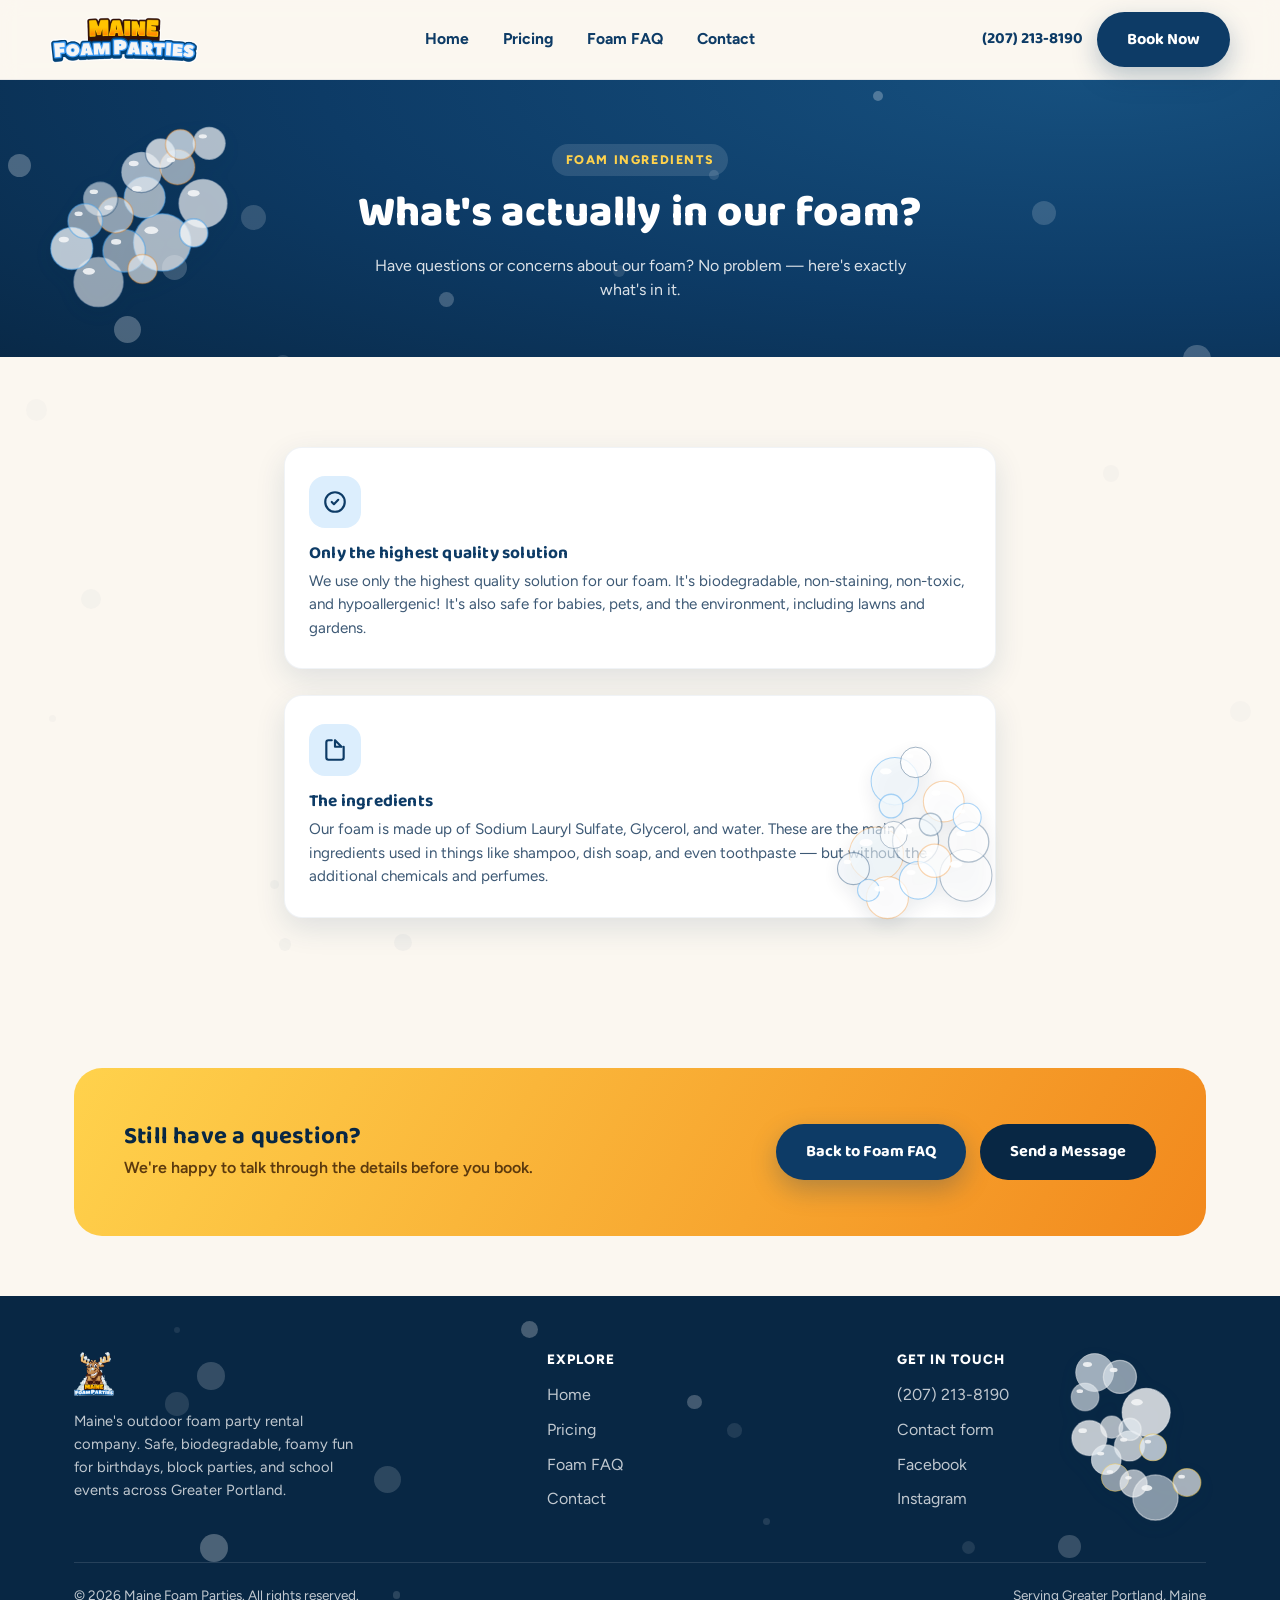
<file: foam-ingredients.html>
<!DOCTYPE html>
<html lang="en">
<head>
<meta charset="UTF-8">
<meta name="viewport" content="width=device-width, initial-scale=1.0">
<title>Foam Ingredients | Maine Foam Parties</title>
<meta name="description" content="What's actually in our foam solution: a biodegradable, non-toxic, hypoallergenic mix of Sodium Lauryl Sulfate, Glycerol, and water.">
<link rel="icon" type="image/x-icon" href="assets/favicon/favicon.ico">
<link rel="icon" type="image/png" sizes="16x16" href="assets/favicon/favicon-16x16.png">
<link rel="icon" type="image/png" sizes="32x32" href="assets/favicon/favicon-32x32.png">
<link rel="icon" type="image/png" sizes="48x48" href="assets/favicon/favicon-48x48.png">
<link rel="apple-touch-icon" sizes="180x180" href="assets/favicon/apple-touch-icon.png">
<link rel="manifest" href="site.webmanifest">
<link rel="preconnect" href="https://fonts.googleapis.com">
<link rel="stylesheet" href="css/style.css">
</head>
<body>

<header class="site-header">
  <div class="container nav" id="mainNav">
    <a href="index.html" class="nav-logo">
      <img src="assets/Text_web.png" alt="Maine Foam Parties">
    </a>
    <nav>
      <ul class="nav-links">
        <li><a href="index.html">Home</a></li>
        <li><a href="pricing.html">Pricing</a></li>
        <li><a href="faq.html">Foam FAQ</a></li>
        <li><a href="contact.html">Contact</a></li>
        <li class="mobile-phone-item"><a href="tel:2072138190">(207) 213-8190</a></li>
      </ul>
    </nav>
    <div class="nav-cta">
      <a href="tel:2072138190" class="nav-phone">(207) 213-8190</a>
      <a href="contact.html" class="btn btn-navy">Book Now</a>
    </div>
    <button class="nav-toggle" aria-label="Toggle menu" aria-expanded="false">
      <span></span><span></span><span></span>
    </button>
  </div>
</header>

<section class="page-hero">
  <div class="foam-field" data-count="12"></div>
  
  <div class="container">
    <div class="bubble-decor size-md delay-1" style="bottom:-50px; left:-40px; right:auto; top:auto; pointer-events:auto;">
<svg width="320" height="320" viewBox="0 0 320 320" xmlns="http://www.w3.org/2000/svg" aria-hidden="true" focusable="false">
  <circle cx="174.0" cy="193.6" r="32.8" fill="rgba(255,255,255,0.68)" stroke="rgba(79,168,240,0.5)" stroke-width="1.67"/>
  <circle cx="101.2" cy="238.9" r="28.9" fill="rgba(255,255,255,0.59)" stroke="rgba(13,59,102,0.4)" stroke-width="1.74"/>
  <circle cx="220.6" cy="149.1" r="28.2" fill="rgba(255,255,255,0.70)" stroke="rgba(13,59,102,0.4)" stroke-width="1.73"/>
  <circle cx="130.5" cy="203.2" r="24.3" fill="rgba(255,255,255,0.52)" stroke="rgba(79,168,240,0.5)" stroke-width="1.89"/>
  <circle cx="70.6" cy="200.5" r="24.1" fill="rgba(240,247,252,0.80)" stroke="rgba(79,168,240,0.5)" stroke-width="1.56"/>
  <circle cx="153.9" cy="142.2" r="23.5" fill="rgba(255,255,255,0.63)" stroke="rgba(79,168,240,0.5)" stroke-width="1.45"/>
  <circle cx="150.3" cy="113.3" r="23.3" fill="rgba(240,247,252,0.67)" stroke="rgba(13,59,102,0.4)" stroke-width="1.42"/>
  <circle cx="120.5" cy="162.4" r="20.4" fill="rgba(255,255,255,0.57)" stroke="rgba(242,137,29,0.35)" stroke-width="1.70"/>
  <circle cx="103.3" cy="144.0" r="19.9" fill="rgba(240,247,252,0.58)" stroke="rgba(13,59,102,0.32)" stroke-width="1.87"/>
  <circle cx="191.4" cy="107.7" r="19.9" fill="rgba(255,255,255,0.57)" stroke="rgba(242,137,29,0.35)" stroke-width="1.70"/>
  <circle cx="86.0" cy="169.2" r="19.8" fill="rgba(255,255,255,0.53)" stroke="rgba(79,168,240,0.5)" stroke-width="1.68"/>
  <circle cx="227.6" cy="80.4" r="19.0" fill="rgba(255,255,255,0.71)" stroke="rgba(13,59,102,0.32)" stroke-width="1.72"/>
  <circle cx="172.0" cy="91.8" r="17.2" fill="rgba(255,255,255,0.76)" stroke="rgba(13,59,102,0.4)" stroke-width="1.64"/>
  <circle cx="194.8" cy="81.8" r="17.1" fill="rgba(240,247,252,0.74)" stroke="rgba(242,137,29,0.35)" stroke-width="1.80"/>
  <circle cx="151.5" cy="224.0" r="16.7" fill="rgba(255,255,255,0.63)" stroke="rgba(242,137,29,0.35)" stroke-width="1.72"/>
  <circle cx="210.0" cy="182.8" r="16.1" fill="rgba(255,255,255,0.81)" stroke="rgba(79,168,240,0.5)" stroke-width="1.80"/>
  <ellipse cx="161.5" cy="179.8" rx="7.9" ry="4.3" fill="rgba(255,255,255,0.9)"/>
  <ellipse cx="90.2" cy="226.7" rx="6.9" ry="3.8" fill="rgba(255,255,255,0.9)"/>
  <ellipse cx="209.9" cy="137.3" rx="6.8" ry="3.7" fill="rgba(255,255,255,0.9)"/>
  <ellipse cx="121.3" cy="193.0" rx="5.8" ry="3.2" fill="rgba(255,255,255,0.9)"/>
  <ellipse cx="61.5" cy="190.4" rx="5.8" ry="3.2" fill="rgba(255,255,255,0.9)"/>
  <ellipse cx="145.0" cy="132.3" rx="5.6" ry="3.1" fill="rgba(255,255,255,0.9)"/>
  <ellipse cx="141.4" cy="103.5" rx="5.6" ry="3.1" fill="rgba(255,255,255,0.9)"/>
  <ellipse cx="112.7" cy="153.8" rx="4.9" ry="2.7" fill="rgba(255,255,255,0.9)"/>
  <ellipse cx="95.8" cy="135.6" rx="4.8" ry="2.6" fill="rgba(255,255,255,0.9)"/>
  <ellipse cx="183.9" cy="99.3" rx="4.8" ry="2.6" fill="rgba(255,255,255,0.9)"/>
  <ellipse cx="78.4" cy="160.9" rx="4.7" ry="2.6" fill="rgba(255,255,255,0.9)"/>
  <ellipse cx="220.4" cy="72.4" rx="4.6" ry="2.5" fill="rgba(255,255,255,0.9)"/>
</svg>
</div>
    <span class="eyebrow" style="background:rgba(255,255,255,0.12); color:var(--gold-1);">Foam Ingredients</span>
    <h1>What's actually in our foam?</h1>
    <p>Have questions or concerns about our foam? No problem &mdash; here's exactly what's in it.</p>
  </div>
</section>

<section class="section-pad">
  
  <div class="foam-field on-light" data-count="10"></div>
  
  <div class="container" style="max-width:760px;">

    <div class="info-card" style="margin-bottom:26px;" data-reveal>
      <div class="icon-wrap">
        <svg width="26" height="26" viewBox="0 0 24 24" fill="none"><circle cx="12" cy="12" r="9" stroke="#0D3B66" stroke-width="2"/><path d="M9 12l2 2 4-4" stroke="#0D3B66" stroke-width="2" stroke-linecap="round" stroke-linejoin="round"/></svg>
      </div>
      <h3>Only the highest quality solution</h3>
      <p>We use only the highest quality solution for our foam. It's biodegradable, non-staining, non-toxic, and hypoallergenic! It's also safe for babies, pets, and the environment, including lawns and gardens.</p>
    </div>

    <div class="info-card" data-reveal>
      <div class="bubble-decor size-sm" style="bottom:-30px; right:-30px; left:auto; top:auto; pointer-events:auto;">
<svg width="320" height="320" viewBox="0 0 320 320" xmlns="http://www.w3.org/2000/svg" aria-hidden="true" focusable="false">
  <circle cx="103.8" cy="184.7" r="39.4" fill="rgba(240,247,252,0.63)" stroke="rgba(242,137,29,0.35)" stroke-width="1.50"/>
  <circle cx="234.0" cy="215.6" r="37.9" fill="rgba(255,255,255,0.60)" stroke="rgba(13,59,102,0.32)" stroke-width="1.55"/>
  <circle cx="130.6" cy="78.9" r="34.4" fill="rgba(240,247,252,0.69)" stroke="rgba(79,168,240,0.5)" stroke-width="1.49"/>
  <circle cx="160.8" cy="165.9" r="33.5" fill="rgba(255,255,255,0.62)" stroke="rgba(13,59,102,0.4)" stroke-width="1.85"/>
  <circle cx="119.9" cy="248.2" r="30.5" fill="rgba(255,255,255,0.79)" stroke="rgba(242,137,29,0.35)" stroke-width="1.64"/>
  <circle cx="201.8" cy="108.4" r="29.6" fill="rgba(255,255,255,0.74)" stroke="rgba(242,137,29,0.35)" stroke-width="1.64"/>
  <circle cx="238.0" cy="167.2" r="29.3" fill="rgba(255,255,255,0.69)" stroke="rgba(13,59,102,0.32)" stroke-width="1.93"/>
  <circle cx="164.5" cy="223.1" r="27.2" fill="rgba(255,255,255,0.67)" stroke="rgba(79,168,240,0.5)" stroke-width="1.64"/>
  <circle cx="188.5" cy="194.6" r="24.2" fill="rgba(255,255,255,0.73)" stroke="rgba(242,137,29,0.35)" stroke-width="1.78"/>
  <circle cx="70.5" cy="206.0" r="23.2" fill="rgba(240,247,252,0.62)" stroke="rgba(13,59,102,0.4)" stroke-width="1.65"/>
  <circle cx="161.0" cy="51.5" r="22.2" fill="rgba(255,255,255,0.73)" stroke="rgba(13,59,102,0.4)" stroke-width="1.45"/>
  <circle cx="235.9" cy="131.3" r="20.3" fill="rgba(255,255,255,0.79)" stroke="rgba(79,168,240,0.5)" stroke-width="1.56"/>
  <circle cx="129.0" cy="157.0" r="19.7" fill="rgba(255,255,255,0.64)" stroke="rgba(13,59,102,0.32)" stroke-width="1.43"/>
  <circle cx="125.2" cy="115.0" r="17.2" fill="rgba(240,247,252,0.81)" stroke="rgba(79,168,240,0.5)" stroke-width="1.92"/>
  <circle cx="182.7" cy="141.8" r="16.4" fill="rgba(240,247,252,0.68)" stroke="rgba(13,59,102,0.32)" stroke-width="1.96"/>
  <circle cx="92.4" cy="237.4" r="16.0" fill="rgba(240,247,252,0.79)" stroke="rgba(79,168,240,0.5)" stroke-width="1.56"/>
  <ellipse cx="88.9" cy="168.2" rx="9.5" ry="5.2" fill="rgba(255,255,255,0.9)"/>
  <ellipse cx="219.6" cy="199.6" rx="9.1" ry="5.0" fill="rgba(255,255,255,0.9)"/>
  <ellipse cx="117.5" cy="64.4" rx="8.3" ry="4.5" fill="rgba(255,255,255,0.9)"/>
  <ellipse cx="148.1" cy="151.8" rx="8.0" ry="4.4" fill="rgba(255,255,255,0.9)"/>
  <ellipse cx="108.3" cy="235.4" rx="7.3" ry="4.0" fill="rgba(255,255,255,0.9)"/>
  <ellipse cx="190.6" cy="96.0" rx="7.1" ry="3.9" fill="rgba(255,255,255,0.9)"/>
  <ellipse cx="226.9" cy="155.0" rx="7.0" ry="3.9" fill="rgba(255,255,255,0.9)"/>
  <ellipse cx="154.2" cy="211.7" rx="6.5" ry="3.6" fill="rgba(255,255,255,0.9)"/>
  <ellipse cx="179.3" cy="184.5" rx="5.8" ry="3.2" fill="rgba(255,255,255,0.9)"/>
  <ellipse cx="61.7" cy="196.3" rx="5.6" ry="3.1" fill="rgba(255,255,255,0.9)"/>
  <ellipse cx="152.5" cy="42.1" rx="5.3" ry="2.9" fill="rgba(255,255,255,0.9)"/>
  <ellipse cx="228.2" cy="122.8" rx="4.9" ry="2.7" fill="rgba(255,255,255,0.9)"/>
  <ellipse cx="121.5" cy="148.8" rx="4.7" ry="2.6" fill="rgba(255,255,255,0.9)"/>
</svg>
</div><div class="icon-wrap">
        <svg width="26" height="26" viewBox="0 0 24 24" fill="none"><path d="M9 3H6a2 2 0 00-2 2v14a2 2 0 002 2h12a2 2 0 002-2V9m-8-6l6 6m-6-6v6h6" stroke="#0D3B66" stroke-width="2" stroke-linejoin="round" stroke-linecap="round"/></svg>
      </div>
      <h3>The ingredients</h3>
      <p>Our foam is made up of Sodium Lauryl Sulfate, Glycerol, and water. These are the main ingredients used in things like shampoo, dish soap, and even toothpaste &mdash; but without the additional chemicals and perfumes.</p>
    </div>

  </div>
</section>

<section class="section-pad-sm">
  <div class="container">
    <div class="cta-band" data-reveal>
      <div>
        <h2>Still have a question?</h2>
        <p>We're happy to talk through the details before you book.</p>
      </div>
      <div style="display:flex; gap:14px; flex-wrap:wrap;">
        <a href="faq.html" class="btn btn-navy">Back to Foam FAQ</a>
        <a href="contact.html" class="btn" style="background:var(--navy-deep); color:var(--white);">Send a Message</a>
      </div>
    </div>
  </div>
</section>

<footer class="site-footer">
  <div class="foam-field" data-count="14"></div>
  
  <div class="container">
    <div class="footer-grid">
      <div>
        <div class="footer-logo"><img src="assets/Logo_web.png" alt="Maine Foam Parties logo"></div>
        <p style="max-width:280px; font-size:0.92rem;">Maine's outdoor foam party rental company. Safe, biodegradable, foamy fun for birthdays, block parties, and school events across Greater Portland.</p>
      </div>
      <div>
        <h4>Explore</h4>
        <ul>
          <li><a href="index.html">Home</a></li>
          <li><a href="pricing.html">Pricing</a></li>
          <li><a href="faq.html">Foam FAQ</a></li>
          <li><a href="contact.html">Contact</a></li>
        </ul>
      </div>
      <div style="position:relative;">
        <div class="bubble-decor size-sm" style="top:-20px; right:-20px; left:auto; bottom:auto; pointer-events:auto;">
<svg width="320" height="320" viewBox="0 0 320 320" xmlns="http://www.w3.org/2000/svg" aria-hidden="true" focusable="false">
  <circle cx="203.9" cy="116.9" r="35.0" fill="rgba(255,255,255,0.82)" stroke="rgba(255,255,255,0.5)" stroke-width="1.64"/>
  <circle cx="217.4" cy="240.8" r="32.9" fill="rgba(240,247,252,0.57)" stroke="rgba(255,255,255,0.5)" stroke-width="1.90"/>
  <circle cx="129.0" cy="59.0" r="27.6" fill="rgba(240,247,252,0.69)" stroke="rgba(255,255,255,0.5)" stroke-width="1.44"/>
  <circle cx="121.3" cy="154.3" r="25.6" fill="rgba(255,255,255,0.78)" stroke="rgba(255,255,255,0.35)" stroke-width="1.94"/>
  <circle cx="165.7" cy="65.3" r="24.1" fill="rgba(240,247,252,0.58)" stroke="rgba(255,255,255,0.5)" stroke-width="1.89"/>
  <circle cx="179.6" cy="165.8" r="22.0" fill="rgba(255,255,255,0.73)" stroke="rgba(255,255,255,0.35)" stroke-width="1.91"/>
  <circle cx="145.9" cy="185.8" r="21.6" fill="rgba(240,247,252,0.77)" stroke="rgba(255,255,255,0.5)" stroke-width="1.54"/>
  <circle cx="263.1" cy="218.9" r="20.3" fill="rgba(255,255,255,0.67)" stroke="rgba(255,209,76,0.5)" stroke-width="1.84"/>
  <circle cx="115.0" cy="94.5" r="20.2" fill="rgba(240,247,252,0.63)" stroke="rgba(255,255,255,0.35)" stroke-width="1.96"/>
  <circle cx="158.8" cy="211.7" r="20.1" fill="rgba(255,255,255,0.56)" stroke="rgba(255,209,76,0.5)" stroke-width="1.41"/>
  <circle cx="185.6" cy="220.3" r="19.7" fill="rgba(255,255,255,0.67)" stroke="rgba(255,255,255,0.5)" stroke-width="1.84"/>
  <circle cx="213.9" cy="167.8" r="19.6" fill="rgba(240,247,252,0.76)" stroke="rgba(255,209,76,0.5)" stroke-width="1.46"/>
  <circle cx="153.8" cy="138.3" r="16.3" fill="rgba(255,255,255,0.69)" stroke="rgba(255,255,255,0.35)" stroke-width="1.85"/>
  <circle cx="180.5" cy="141.6" r="16.1" fill="rgba(240,247,252,0.62)" stroke="rgba(255,255,255,0.5)" stroke-width="1.99"/>
  <ellipse cx="190.5" cy="102.2" rx="8.4" ry="4.6" fill="rgba(255,255,255,0.9)"/>
  <ellipse cx="204.9" cy="226.9" rx="7.9" ry="4.3" fill="rgba(255,255,255,0.9)"/>
  <ellipse cx="118.5" cy="47.4" rx="6.6" ry="3.6" fill="rgba(255,255,255,0.9)"/>
  <ellipse cx="111.5" cy="143.5" rx="6.2" ry="3.4" fill="rgba(255,255,255,0.9)"/>
  <ellipse cx="156.5" cy="55.2" rx="5.8" ry="3.2" fill="rgba(255,255,255,0.9)"/>
  <ellipse cx="171.2" cy="156.6" rx="5.3" ry="2.9" fill="rgba(255,255,255,0.9)"/>
  <ellipse cx="137.7" cy="176.8" rx="5.2" ry="2.8" fill="rgba(255,255,255,0.9)"/>
  <ellipse cx="255.4" cy="210.4" rx="4.9" ry="2.7" fill="rgba(255,255,255,0.9)"/>
  <ellipse cx="107.3" cy="86.0" rx="4.8" ry="2.7" fill="rgba(255,255,255,0.9)"/>
  <ellipse cx="151.1" cy="203.3" rx="4.8" ry="2.7" fill="rgba(255,255,255,0.9)"/>
  <ellipse cx="178.1" cy="212.1" rx="4.7" ry="2.6" fill="rgba(255,255,255,0.9)"/>
  <ellipse cx="206.4" cy="159.5" rx="4.7" ry="2.6" fill="rgba(255,255,255,0.9)"/>
</svg>
</div><h4>Get in touch</h4>
        <ul>
          <li><a href="tel:2072138190">(207) 213-8190</a></li>
          <li><a href="contact.html">Contact form</a></li>
          <li><a href="https://www.facebook.com/mainefoamparties" target="_blank" rel="noopener">Facebook</a></li>
          <li><a href="https://www.instagram.com/mainefoamparties/" target="_blank" rel="noopener">Instagram</a></li>
        </ul>
      </div>
    </div>
    <div class="footer-bottom">
      <span>&copy; <span id="year"></span> Maine Foam Parties. All rights reserved.</span>
      <span>Serving Greater Portland, Maine</span>
    </div>
  </div>
</footer>

<script>document.getElementById('year').textContent = new Date().getFullYear();</script>
<script src="js/script.js"></script>
</body>
</html>
</file>
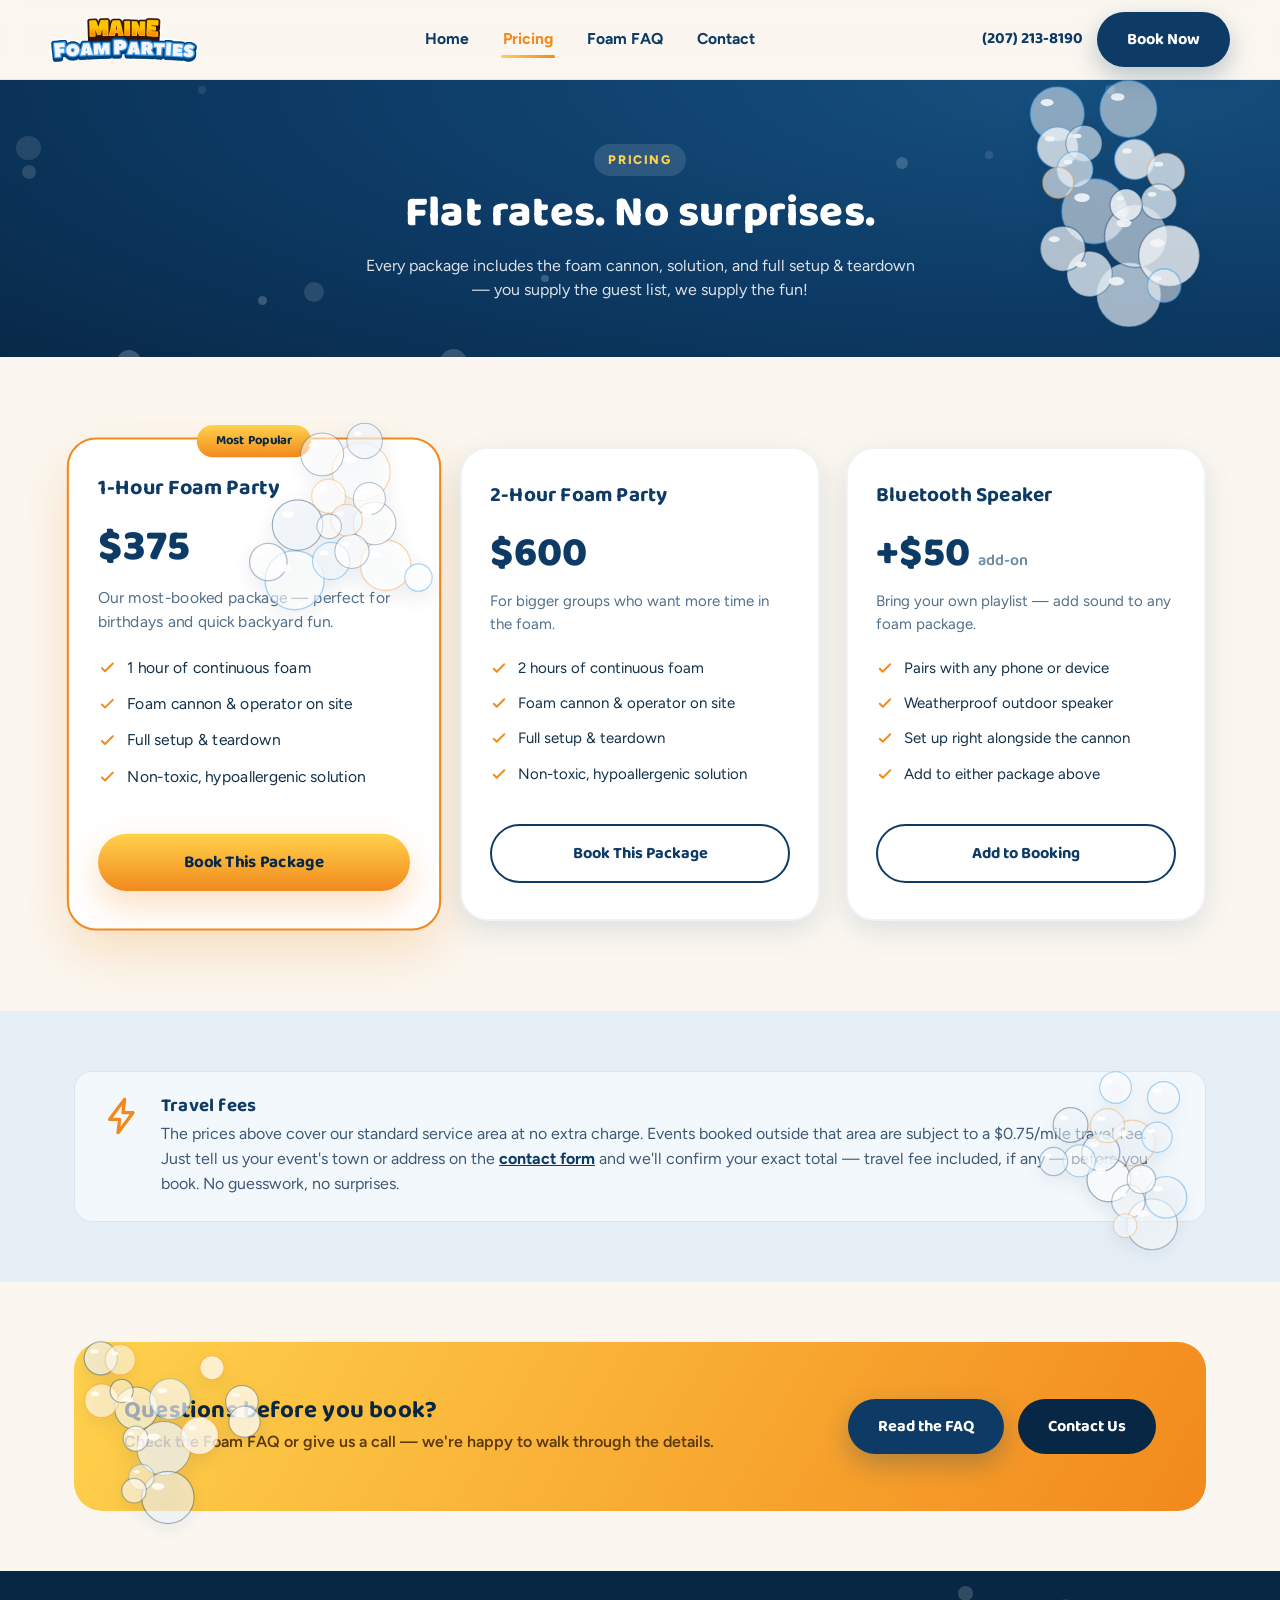
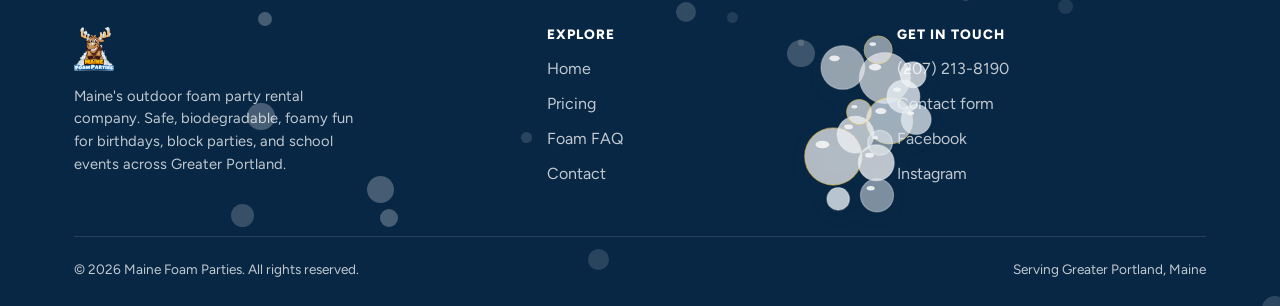
<file: pricing.html>
<!DOCTYPE html>
<html lang="en">
<head>
<meta charset="UTF-8">
<meta name="viewport" content="width=device-width, initial-scale=1.0">
<title>Pricing | Maine Foam Parties</title>
<meta name="description" content="Simple, flat-rate pricing for Maine Foam Parties. 1-hour and 2-hour foam party packages, plus Bluetooth speaker add-on and travel fee details.">
<link rel="icon" type="image/x-icon" href="assets/favicon/favicon.ico">
<link rel="icon" type="image/png" sizes="16x16" href="assets/favicon/favicon-16x16.png">
<link rel="icon" type="image/png" sizes="32x32" href="assets/favicon/favicon-32x32.png">
<link rel="icon" type="image/png" sizes="48x48" href="assets/favicon/favicon-48x48.png">
<link rel="apple-touch-icon" sizes="180x180" href="assets/favicon/apple-touch-icon.png">
<link rel="manifest" href="site.webmanifest">
<link rel="preconnect" href="https://fonts.googleapis.com">
<link rel="stylesheet" href="css/style.css">
</head>
<body>

<header class="site-header">
  <div class="container nav" id="mainNav">
    <a href="index.html" class="nav-logo">
      <img src="assets/Text_web.png" alt="Maine Foam Parties">
    </a>
    <nav>
      <ul class="nav-links">
        <li><a href="index.html">Home</a></li>
        <li><a href="pricing.html" class="active">Pricing</a></li>
        <li><a href="faq.html">Foam FAQ</a></li>
        <li><a href="contact.html">Contact</a></li>
        <li class="mobile-phone-item"><a href="tel:2072138190">(207) 213-8190</a></li>
      </ul>
    </nav>
    <div class="nav-cta">
      <a href="tel:2072138190" class="nav-phone">(207) 213-8190</a>
      <a href="contact.html" class="btn btn-navy">Book Now</a>
    </div>
    <button class="nav-toggle" aria-label="Toggle menu" aria-expanded="false">
      <span></span><span></span><span></span>
    </button>
  </div>
</header>

<section class="page-hero">
  <div class="foam-field" data-count="12"></div>
  <div class="container">
    <div class="bubble-decor size-md" style="bottom:-50px; right:-40px; left:auto; top:auto; pointer-events:auto;">
<svg width="320" height="320" viewBox="0 0 320 320" xmlns="http://www.w3.org/2000/svg" aria-hidden="true" focusable="false">
  <circle cx="119.1" cy="158.0" r="37.0" fill="rgba(255,255,255,0.57)" stroke="rgba(79,168,240,0.5)" stroke-width="1.77"/>
  <circle cx="158.6" cy="253.5" r="36.9" fill="rgba(240,247,252,0.69)" stroke="rgba(13,59,102,0.4)" stroke-width="1.75"/>
  <circle cx="166.7" cy="186.5" r="35.8" fill="rgba(255,255,255,0.57)" stroke="rgba(13,59,102,0.4)" stroke-width="1.73"/>
  <circle cx="204.8" cy="208.9" r="34.8" fill="rgba(255,255,255,0.80)" stroke="rgba(13,59,102,0.32)" stroke-width="1.85"/>
  <circle cx="158.2" cy="41.0" r="32.4" fill="rgba(255,255,255,0.55)" stroke="rgba(79,168,240,0.5)" stroke-width="1.58"/>
  <circle cx="76.9" cy="46.7" r="30.7" fill="rgba(240,247,252,0.57)" stroke="rgba(79,168,240,0.5)" stroke-width="1.78"/>
  <circle cx="113.8" cy="229.7" r="25.9" fill="rgba(240,247,252,0.78)" stroke="rgba(13,59,102,0.32)" stroke-width="1.53"/>
  <circle cx="83.2" cy="200.8" r="25.8" fill="rgba(255,255,255,0.71)" stroke="rgba(13,59,102,0.4)" stroke-width="1.93"/>
  <circle cx="77.3" cy="85.0" r="23.3" fill="rgba(255,255,255,0.77)" stroke="rgba(79,168,240,0.5)" stroke-width="1.66"/>
  <circle cx="165.3" cy="98.7" r="22.9" fill="rgba(255,255,255,0.80)" stroke="rgba(79,168,240,0.5)" stroke-width="1.79"/>
  <circle cx="201.0" cy="113.2" r="21.5" fill="rgba(240,247,252,0.78)" stroke="rgba(242,137,29,0.35)" stroke-width="1.54"/>
  <circle cx="107.4" cy="80.6" r="20.7" fill="rgba(240,247,252,0.63)" stroke="rgba(13,59,102,0.32)" stroke-width="1.55"/>
  <circle cx="97.1" cy="110.4" r="20.5" fill="rgba(240,247,252,0.71)" stroke="rgba(79,168,240,0.5)" stroke-width="1.50"/>
  <circle cx="192.9" cy="147.2" r="20.3" fill="rgba(240,247,252,0.77)" stroke="rgba(13,59,102,0.32)" stroke-width="1.84"/>
  <circle cx="199.0" cy="243.0" r="19.1" fill="rgba(255,255,255,0.53)" stroke="rgba(79,168,240,0.5)" stroke-width="1.89"/>
  <circle cx="155.6" cy="150.9" r="18.4" fill="rgba(255,255,255,0.80)" stroke="rgba(13,59,102,0.4)" stroke-width="1.57"/>
  <circle cx="77.9" cy="125.5" r="17.8" fill="rgba(255,255,255,0.63)" stroke="rgba(242,137,29,0.35)" stroke-width="1.83"/>
  <ellipse cx="105.1" cy="142.4" rx="8.9" ry="4.9" fill="rgba(255,255,255,0.9)"/>
  <ellipse cx="144.5" cy="238.0" rx="8.9" ry="4.9" fill="rgba(255,255,255,0.9)"/>
  <ellipse cx="153.1" cy="171.5" rx="8.6" ry="4.7" fill="rgba(255,255,255,0.9)"/>
  <ellipse cx="191.5" cy="194.3" rx="8.3" ry="4.6" fill="rgba(255,255,255,0.9)"/>
  <ellipse cx="145.9" cy="27.4" rx="7.8" ry="4.3" fill="rgba(255,255,255,0.9)"/>
  <ellipse cx="65.2" cy="33.8" rx="7.4" ry="4.1" fill="rgba(255,255,255,0.9)"/>
  <ellipse cx="103.9" cy="218.8" rx="6.2" ry="3.4" fill="rgba(255,255,255,0.9)"/>
  <ellipse cx="73.4" cy="190.0" rx="6.2" ry="3.4" fill="rgba(255,255,255,0.9)"/>
  <ellipse cx="68.5" cy="75.2" rx="5.6" ry="3.1" fill="rgba(255,255,255,0.9)"/>
  <ellipse cx="156.6" cy="89.1" rx="5.5" ry="3.0" fill="rgba(255,255,255,0.9)"/>
  <ellipse cx="192.8" cy="104.2" rx="5.2" ry="2.8" fill="rgba(255,255,255,0.9)"/>
  <ellipse cx="99.5" cy="72.0" rx="5.0" ry="2.7" fill="rgba(255,255,255,0.9)"/>
  <ellipse cx="89.3" cy="101.8" rx="4.9" ry="2.7" fill="rgba(255,255,255,0.9)"/>
  <ellipse cx="185.2" cy="138.7" rx="4.9" ry="2.7" fill="rgba(255,255,255,0.9)"/>
  <ellipse cx="191.7" cy="234.9" rx="4.6" ry="2.5" fill="rgba(255,255,255,0.9)"/>
  <ellipse cx="148.6" cy="143.2" rx="4.4" ry="2.4" fill="rgba(255,255,255,0.9)"/>
</svg>
</div>
    <span class="eyebrow" style="background:rgba(255,255,255,0.12); color:var(--gold-1);">Pricing</span>
    <h1>Flat rates. No surprises.</h1>
    <p>Every package includes the foam cannon, solution, and full setup &amp; teardown &mdash; you supply the guest list, we supply the fun!</p>
  </div>
</section>

<section class="section-pad">
  


  <div class="container">
    <div class="pricing-grid" data-reveal>
      <div class="price-card featured">
        <div class="bubble-decor size-sm delay-2" style="top:-30px; right:-30px; left:auto; bottom:auto; pointer-events:auto;">
<svg width="320" height="320" viewBox="0 0 320 320" xmlns="http://www.w3.org/2000/svg" aria-hidden="true" focusable="false">
  <circle cx="74.3" cy="240.3" r="41.3" fill="rgba(255,255,255,0.64)" stroke="rgba(79,168,240,0.5)" stroke-width="1.96"/>
  <circle cx="167.4" cy="88.6" r="40.4" fill="rgba(255,255,255,0.57)" stroke="rgba(242,137,29,0.35)" stroke-width="1.67"/>
  <circle cx="201.6" cy="219.4" r="35.3" fill="rgba(255,255,255,0.66)" stroke="rgba(242,137,29,0.35)" stroke-width="1.87"/>
  <circle cx="78.4" cy="163.2" r="35.3" fill="rgba(240,247,252,0.67)" stroke="rgba(13,59,102,0.4)" stroke-width="1.67"/>
  <circle cx="112.8" cy="64.3" r="30.0" fill="rgba(255,255,255,0.58)" stroke="rgba(13,59,102,0.32)" stroke-width="1.46"/>
  <circle cx="186.2" cy="160.8" r="29.8" fill="rgba(255,255,255,0.71)" stroke="rgba(13,59,102,0.32)" stroke-width="1.48"/>
  <circle cx="37.5" cy="214.9" r="26.2" fill="rgba(255,255,255,0.66)" stroke="rgba(13,59,102,0.32)" stroke-width="1.88"/>
  <circle cx="125.3" cy="213.5" r="26.0" fill="rgba(240,247,252,0.81)" stroke="rgba(79,168,240,0.5)" stroke-width="1.64"/>
  <circle cx="172.2" cy="45.5" r="24.8" fill="rgba(240,247,252,0.71)" stroke="rgba(13,59,102,0.32)" stroke-width="1.41"/>
  <circle cx="154.4" cy="199.9" r="23.9" fill="rgba(255,255,255,0.61)" stroke="rgba(13,59,102,0.32)" stroke-width="1.51"/>
  <circle cx="121.9" cy="122.8" r="23.7" fill="rgba(255,255,255,0.68)" stroke="rgba(242,137,29,0.35)" stroke-width="1.50"/>
  <circle cx="178.8" cy="126.0" r="22.5" fill="rgba(255,255,255,0.73)" stroke="rgba(13,59,102,0.32)" stroke-width="1.40"/>
  <circle cx="147.0" cy="156.3" r="22.0" fill="rgba(240,247,252,0.79)" stroke="rgba(242,137,29,0.35)" stroke-width="1.83"/>
  <circle cx="247.5" cy="236.6" r="19.1" fill="rgba(255,255,255,0.81)" stroke="rgba(79,168,240,0.5)" stroke-width="1.62"/>
  <circle cx="122.6" cy="165.0" r="17.1" fill="rgba(255,255,255,0.55)" stroke="rgba(13,59,102,0.32)" stroke-width="1.55"/>
  <ellipse cx="58.7" cy="223.0" rx="9.9" ry="5.5" fill="rgba(255,255,255,0.9)"/>
  <ellipse cx="152.1" cy="71.6" rx="9.7" ry="5.3" fill="rgba(255,255,255,0.9)"/>
  <ellipse cx="188.2" cy="204.6" rx="8.5" ry="4.7" fill="rgba(255,255,255,0.9)"/>
  <ellipse cx="65.0" cy="148.4" rx="8.5" ry="4.7" fill="rgba(255,255,255,0.9)"/>
  <ellipse cx="101.4" cy="51.7" rx="7.2" ry="4.0" fill="rgba(255,255,255,0.9)"/>
  <ellipse cx="174.9" cy="148.3" rx="7.2" ry="3.9" fill="rgba(255,255,255,0.9)"/>
  <ellipse cx="27.6" cy="203.9" rx="6.3" ry="3.5" fill="rgba(255,255,255,0.9)"/>
  <ellipse cx="115.4" cy="202.5" rx="6.2" ry="3.4" fill="rgba(255,255,255,0.9)"/>
  <ellipse cx="162.7" cy="35.2" rx="5.9" ry="3.3" fill="rgba(255,255,255,0.9)"/>
  <ellipse cx="145.4" cy="189.9" rx="5.7" ry="3.2" fill="rgba(255,255,255,0.9)"/>
  <ellipse cx="112.9" cy="112.8" rx="5.7" ry="3.1" fill="rgba(255,255,255,0.9)"/>
  <ellipse cx="170.2" cy="116.6" rx="5.4" ry="3.0" fill="rgba(255,255,255,0.9)"/>
  <ellipse cx="138.6" cy="147.1" rx="5.3" ry="2.9" fill="rgba(255,255,255,0.9)"/>
  <ellipse cx="240.2" cy="228.6" rx="4.6" ry="2.5" fill="rgba(255,255,255,0.9)"/>
</svg>
</div>
        <span class="tag">Most Popular</span>
        <h3>1-Hour Foam Party</h3>
        <div class="price">$375</div>
        <p class="desc">Our most-booked package &mdash; perfect for birthdays and quick backyard fun.</p>
        <ul class="price-list">
          <li><svg width="18" height="18" viewBox="0 0 24 24" fill="none"><path d="M5 13l4 4L19 7" stroke="#F2891D" stroke-width="2.5" stroke-linecap="round" stroke-linejoin="round"/></svg> 1 hour of continuous foam</li>
          <li><svg width="18" height="18" viewBox="0 0 24 24" fill="none"><path d="M5 13l4 4L19 7" stroke="#F2891D" stroke-width="2.5" stroke-linecap="round" stroke-linejoin="round"/></svg> Foam cannon &amp; operator on site</li>
          <li><svg width="18" height="18" viewBox="0 0 24 24" fill="none"><path d="M5 13l4 4L19 7" stroke="#F2891D" stroke-width="2.5" stroke-linecap="round" stroke-linejoin="round"/></svg> Full setup &amp; teardown</li>
          <li><svg width="18" height="18" viewBox="0 0 24 24" fill="none"><path d="M5 13l4 4L19 7" stroke="#F2891D" stroke-width="2.5" stroke-linecap="round" stroke-linejoin="round"/></svg> Non-toxic, hypoallergenic solution</li>
        </ul>
        <a href="contact.html" class="btn btn-primary">Book This Package <span class="bubble" aria-hidden="true"></span></a>
      </div>
      <div class="price-card">
        <h3>2-Hour Foam Party</h3>
        <div class="price">$600</div>
        <p class="desc">For bigger groups who want more time in the foam.</p>
        <ul class="price-list">
          <li><svg width="18" height="18" viewBox="0 0 24 24" fill="none"><path d="M5 13l4 4L19 7" stroke="#F2891D" stroke-width="2.5" stroke-linecap="round" stroke-linejoin="round"/></svg> 2 hours of continuous foam</li>
          <li><svg width="18" height="18" viewBox="0 0 24 24" fill="none"><path d="M5 13l4 4L19 7" stroke="#F2891D" stroke-width="2.5" stroke-linecap="round" stroke-linejoin="round"/></svg> Foam cannon &amp; operator on site</li>
          <li><svg width="18" height="18" viewBox="0 0 24 24" fill="none"><path d="M5 13l4 4L19 7" stroke="#F2891D" stroke-width="2.5" stroke-linecap="round" stroke-linejoin="round"/></svg> Full setup &amp; teardown</li>
          <li><svg width="18" height="18" viewBox="0 0 24 24" fill="none"><path d="M5 13l4 4L19 7" stroke="#F2891D" stroke-width="2.5" stroke-linecap="round" stroke-linejoin="round"/></svg> Non-toxic, hypoallergenic solution</li>
        </ul>
        <a href="contact.html" class="btn btn-outline" style="color:var(--navy); border-color:var(--navy);">Book This Package</a>
      </div>
      <div class="price-card">
        <h3>Bluetooth Speaker</h3>
        <div class="price">+$50 <span>add-on</span></div>
        <p class="desc">Bring your own playlist &mdash; add sound to any foam package.</p>
        <ul class="price-list">
          <li><svg width="18" height="18" viewBox="0 0 24 24" fill="none"><path d="M5 13l4 4L19 7" stroke="#F2891D" stroke-width="2.5" stroke-linecap="round" stroke-linejoin="round"/></svg> Pairs with any phone or device</li>
          <li><svg width="18" height="18" viewBox="0 0 24 24" fill="none"><path d="M5 13l4 4L19 7" stroke="#F2891D" stroke-width="2.5" stroke-linecap="round" stroke-linejoin="round"/></svg> Weatherproof outdoor speaker</li>
          <li><svg width="18" height="18" viewBox="0 0 24 24" fill="none"><path d="M5 13l4 4L19 7" stroke="#F2891D" stroke-width="2.5" stroke-linecap="round" stroke-linejoin="round"/></svg> Set up right alongside the cannon</li>
          <li><svg width="18" height="18" viewBox="0 0 24 24" fill="none"><path d="M5 13l4 4L19 7" stroke="#F2891D" stroke-width="2.5" stroke-linecap="round" stroke-linejoin="round"/></svg> Add to either package above</li>
        </ul>
        <a href="contact.html" class="btn btn-outline" style="color:var(--navy); border-color:var(--navy);">Add to Booking</a>
      </div>
    </div>
  </div>
</section>

<section class="section-pad-sm" style="background:var(--foam);">


  <div class="container">
    <div class="price-note-band" data-reveal>
      <div class="bubble-decor size-sm" style="top:-30px; right:-30px; left:auto; bottom:auto; pointer-events:auto;">
<svg width="320" height="320" viewBox="0 0 320 320" xmlns="http://www.w3.org/2000/svg" aria-hidden="true" focusable="false">
  <circle cx="199.2" cy="265.1" r="37.0" fill="rgba(255,255,255,0.53)" stroke="rgba(13,59,102,0.32)" stroke-width="1.81"/>
  <circle cx="170.5" cy="146.8" r="33.0" fill="rgba(240,247,252,0.56)" stroke="rgba(242,137,29,0.35)" stroke-width="1.98"/>
  <circle cx="136.5" cy="200.7" r="31.7" fill="rgba(255,255,255,0.81)" stroke="rgba(13,59,102,0.4)" stroke-width="1.89"/>
  <circle cx="219.6" cy="226.0" r="30.2" fill="rgba(240,247,252,0.53)" stroke="rgba(79,168,240,0.5)" stroke-width="1.98"/>
  <circle cx="124.9" cy="160.7" r="27.5" fill="rgba(240,247,252,0.79)" stroke="rgba(13,59,102,0.4)" stroke-width="1.97"/>
  <circle cx="80.8" cy="120.7" r="25.3" fill="rgba(240,247,252,0.57)" stroke="rgba(13,59,102,0.4)" stroke-width="1.76"/>
  <circle cx="134.5" cy="121.6" r="24.8" fill="rgba(240,247,252,0.61)" stroke="rgba(242,137,29,0.35)" stroke-width="1.70"/>
  <circle cx="164.9" cy="232.1" r="24.2" fill="rgba(255,255,255,0.53)" stroke="rgba(13,59,102,0.32)" stroke-width="1.76"/>
  <circle cx="93.7" cy="172.8" r="23.3" fill="rgba(255,255,255,0.56)" stroke="rgba(79,168,240,0.5)" stroke-width="1.74"/>
  <circle cx="216.1" cy="80.8" r="23.2" fill="rgba(255,255,255,0.55)" stroke="rgba(79,168,240,0.5)" stroke-width="1.91"/>
  <circle cx="146.3" cy="66.3" r="23.0" fill="rgba(255,255,255,0.61)" stroke="rgba(79,168,240,0.5)" stroke-width="1.75"/>
  <circle cx="206.6" cy="138.5" r="22.0" fill="rgba(240,247,252,0.60)" stroke="rgba(79,168,240,0.5)" stroke-width="1.70"/>
  <circle cx="183.8" cy="199.7" r="20.7" fill="rgba(255,255,255,0.71)" stroke="rgba(13,59,102,0.32)" stroke-width="1.74"/>
  <circle cx="56.1" cy="173.9" r="20.5" fill="rgba(240,247,252,0.64)" stroke="rgba(13,59,102,0.32)" stroke-width="1.76"/>
  <circle cx="160.2" cy="267.2" r="17.2" fill="rgba(240,247,252,0.76)" stroke="rgba(242,137,29,0.35)" stroke-width="1.58"/>
  <ellipse cx="185.2" cy="249.5" rx="8.9" ry="4.9" fill="rgba(255,255,255,0.9)"/>
  <ellipse cx="158.0" cy="133.0" rx="7.9" ry="4.4" fill="rgba(255,255,255,0.9)"/>
  <ellipse cx="124.4" cy="187.4" rx="7.6" ry="4.2" fill="rgba(255,255,255,0.9)"/>
  <ellipse cx="208.1" cy="213.4" rx="7.2" ry="4.0" fill="rgba(255,255,255,0.9)"/>
  <ellipse cx="114.5" cy="149.2" rx="6.6" ry="3.6" fill="rgba(255,255,255,0.9)"/>
  <ellipse cx="71.1" cy="110.1" rx="6.1" ry="3.3" fill="rgba(255,255,255,0.9)"/>
  <ellipse cx="125.0" cy="111.2" rx="6.0" ry="3.3" fill="rgba(255,255,255,0.9)"/>
  <ellipse cx="155.7" cy="221.9" rx="5.8" ry="3.2" fill="rgba(255,255,255,0.9)"/>
  <ellipse cx="84.9" cy="163.0" rx="5.6" ry="3.1" fill="rgba(255,255,255,0.9)"/>
  <ellipse cx="207.3" cy="71.1" rx="5.6" ry="3.1" fill="rgba(255,255,255,0.9)"/>
  <ellipse cx="137.6" cy="56.7" rx="5.5" ry="3.0" fill="rgba(255,255,255,0.9)"/>
  <ellipse cx="198.3" cy="129.3" rx="5.3" ry="2.9" fill="rgba(255,255,255,0.9)"/>
  <ellipse cx="175.9" cy="191.0" rx="5.0" ry="2.7" fill="rgba(255,255,255,0.9)"/>
  <ellipse cx="48.3" cy="165.3" rx="4.9" ry="2.7" fill="rgba(255,255,255,0.9)"/>
</svg>
</div>
      <div style="flex-shrink:0;">
        <svg width="40" height="40" viewBox="0 0 24 24" fill="none"><path d="M13 2L4 14h6l-1 8 9-12h-6l1-8z" stroke="#F2891D" stroke-width="2" stroke-linejoin="round"/></svg>
      </div>
      <div>
        <h3 style="margin-bottom:6px;">Travel fees</h3>
        <p style="margin-bottom:0; color:#3D5975;">The prices above cover our standard service area at no extra charge. Events booked outside that area are subject to a $0.75/mile travel fee. Just tell us your event's town or address on the <a href="contact.html" style="color:var(--navy); font-weight:700; text-decoration:underline;">contact form</a> and we'll confirm your exact total &mdash; travel fee included, if any &mdash; before you book. No guesswork, no surprises.</p>
      </div>
    </div>
  </div>
</section>

<section class="section-pad-sm">
  
  <div class="container">
    <div style="position:relative;">
      <div class="bubble-decor size-sm" style="bottom:-30px; left:-30px; right:auto; top:auto; pointer-events:auto;">
<svg width="320" height="320" viewBox="0 0 320 320" xmlns="http://www.w3.org/2000/svg" aria-hidden="true" focusable="false">
  <circle cx="174.1" cy="185.3" r="39.0" fill="rgba(240,247,252,0.79)" stroke="rgba(13,59,102,0.32)" stroke-width="1.50"/>
  <circle cx="180.2" cy="256.6" r="38.0" fill="rgba(240,247,252,0.64)" stroke="rgba(13,59,102,0.4)" stroke-width="1.77"/>
  <circle cx="134.3" cy="127.2" r="31.3" fill="rgba(255,255,255,0.64)" stroke="rgba(13,59,102,0.4)" stroke-width="1.57"/>
  <circle cx="183.3" cy="113.6" r="29.6" fill="rgba(255,255,255,0.70)" stroke="rgba(79,168,240,0.5)" stroke-width="1.78"/>
  <circle cx="226.3" cy="166.9" r="27.1" fill="rgba(255,255,255,0.81)" stroke="rgba(242,137,29,0.35)" stroke-width="1.64"/>
  <circle cx="83.7" cy="116.0" r="24.4" fill="rgba(255,255,255,0.64)" stroke="rgba(242,137,29,0.35)" stroke-width="1.94"/>
  <circle cx="82.5" cy="54.3" r="24.1" fill="rgba(240,247,252,0.71)" stroke="rgba(13,59,102,0.4)" stroke-width="1.76"/>
  <circle cx="287.9" cy="117.4" r="23.6" fill="rgba(255,255,255,0.78)" stroke="rgba(13,59,102,0.4)" stroke-width="1.48"/>
  <circle cx="291.6" cy="146.4" r="22.6" fill="rgba(255,255,255,0.79)" stroke="rgba(13,59,102,0.32)" stroke-width="1.80"/>
  <circle cx="111.1" cy="56.3" r="22.0" fill="rgba(255,255,255,0.57)" stroke="rgba(242,137,29,0.35)" stroke-width="1.69"/>
  <circle cx="141.7" cy="227.0" r="18.5" fill="rgba(255,255,255,0.54)" stroke="rgba(79,168,240,0.5)" stroke-width="1.66"/>
  <circle cx="133.4" cy="171.2" r="18.2" fill="rgba(255,255,255,0.77)" stroke="rgba(13,59,102,0.32)" stroke-width="1.88"/>
  <circle cx="131.0" cy="246.8" r="17.8" fill="rgba(255,255,255,0.63)" stroke="rgba(13,59,102,0.32)" stroke-width="1.84"/>
  <circle cx="244.3" cy="68.0" r="17.2" fill="rgba(255,255,255,0.77)" stroke="rgba(242,137,29,0.35)" stroke-width="1.46"/>
  <circle cx="112.9" cy="101.8" r="16.8" fill="rgba(255,255,255,0.54)" stroke="rgba(13,59,102,0.4)" stroke-width="1.84"/>
  <ellipse cx="159.3" cy="168.9" rx="9.4" ry="5.2" fill="rgba(255,255,255,0.9)"/>
  <ellipse cx="165.7" cy="240.7" rx="9.1" ry="5.0" fill="rgba(255,255,255,0.9)"/>
  <ellipse cx="122.4" cy="114.1" rx="7.5" ry="4.1" fill="rgba(255,255,255,0.9)"/>
  <ellipse cx="172.1" cy="101.2" rx="7.1" ry="3.9" fill="rgba(255,255,255,0.9)"/>
  <ellipse cx="215.9" cy="155.5" rx="6.5" ry="3.6" fill="rgba(255,255,255,0.9)"/>
  <ellipse cx="74.4" cy="105.8" rx="5.9" ry="3.2" fill="rgba(255,255,255,0.9)"/>
  <ellipse cx="73.4" cy="44.2" rx="5.8" ry="3.2" fill="rgba(255,255,255,0.9)"/>
  <ellipse cx="278.9" cy="107.5" rx="5.7" ry="3.1" fill="rgba(255,255,255,0.9)"/>
  <ellipse cx="283.0" cy="136.9" rx="5.4" ry="3.0" fill="rgba(255,255,255,0.9)"/>
  <ellipse cx="102.8" cy="47.1" rx="5.3" ry="2.9" fill="rgba(255,255,255,0.9)"/>
  <ellipse cx="134.7" cy="219.3" rx="4.4" ry="2.4" fill="rgba(255,255,255,0.9)"/>
  <ellipse cx="126.4" cy="163.5" rx="4.4" ry="2.4" fill="rgba(255,255,255,0.9)"/>
</svg>
</div><div class="cta-band" data-reveal>
      <div>
        <h2>Questions before you book?</h2>
        <p>Check the Foam FAQ or give us a call &mdash; we're happy to walk through the details.</p>
      </div>
      <div style="display:flex; gap:14px; flex-wrap:wrap;">
        <a href="faq.html" class="btn btn-navy">Read the FAQ</a>
        <a href="contact.html" class="btn" style="background:var(--navy-deep); color:var(--white);">Contact Us</a>
      </div>
    </div>
    </div>
  </div>
</section>

<footer class="site-footer">
  <div class="foam-field" data-count="14"></div>
  
  <div class="container">
    <div class="footer-grid">
      <div>
        <div class="footer-logo"><img src="assets/Logo_web.png" alt="Maine Foam Parties logo"></div>
        <p style="max-width:280px; font-size:0.92rem;">Maine's outdoor foam party rental company. Safe, biodegradable, foamy fun for birthdays, block parties, and school events across Greater Portland.</p>
      </div>
      <div style="position:relative;">
        <div class="bubble-decor size-sm footer-explore-cluster" style="top:-20px; right:-130px; left:auto; bottom:auto; pointer-events:auto;">
<svg width="320" height="320" viewBox="0 0 320 320" xmlns="http://www.w3.org/2000/svg" aria-hidden="true" focusable="false">
  <circle cx="96.4" cy="217.4" r="41.5" fill="rgba(255,255,255,0.72)" stroke="rgba(255,209,76,0.5)" stroke-width="1.84"/>
  <circle cx="171.4" cy="103.2" r="37.2" fill="rgba(255,255,255,0.65)" stroke="rgba(255,255,255,0.35)" stroke-width="1.45"/>
  <circle cx="178.3" cy="165.5" r="33.7" fill="rgba(240,247,252,0.69)" stroke="rgba(255,209,76,0.5)" stroke-width="1.68"/>
  <circle cx="110.3" cy="88.0" r="31.8" fill="rgba(255,255,255,0.60)" stroke="rgba(255,255,255,0.35)" stroke-width="1.82"/>
  <circle cx="128.8" cy="185.6" r="26.7" fill="rgba(255,255,255,0.73)" stroke="rgba(255,255,255,0.5)" stroke-width="1.71"/>
  <circle cx="158.9" cy="226.6" r="26.1" fill="rgba(255,255,255,0.77)" stroke="rgba(255,255,255,0.5)" stroke-width="1.74"/>
  <circle cx="160.0" cy="273.9" r="24.1" fill="rgba(240,247,252,0.53)" stroke="rgba(255,255,255,0.35)" stroke-width="1.77"/>
  <circle cx="198.4" cy="130.2" r="23.8" fill="rgba(240,247,252,0.80)" stroke="rgba(255,255,255,0.5)" stroke-width="1.73"/>
  <circle cx="217.0" cy="163.7" r="21.8" fill="rgba(240,247,252,0.74)" stroke="rgba(255,255,255,0.35)" stroke-width="1.64"/>
  <circle cx="161.7" cy="62.5" r="20.5" fill="rgba(255,255,255,0.55)" stroke="rgba(255,209,76,0.5)" stroke-width="1.41"/>
  <circle cx="212.6" cy="98.6" r="18.7" fill="rgba(255,255,255,0.75)" stroke="rgba(255,255,255,0.5)" stroke-width="1.66"/>
  <circle cx="134.0" cy="152.7" r="18.2" fill="rgba(255,255,255,0.67)" stroke="rgba(255,209,76,0.5)" stroke-width="1.55"/>
  <circle cx="164.4" cy="197.6" r="18.0" fill="rgba(240,247,252,0.51)" stroke="rgba(255,255,255,0.5)" stroke-width="1.86"/>
  <circle cx="103.6" cy="279.1" r="16.4" fill="rgba(240,247,252,0.80)" stroke="rgba(255,255,255,0.35)" stroke-width="1.97"/>
  <ellipse cx="80.6" cy="200.0" rx="10.0" ry="5.5" fill="rgba(255,255,255,0.9)"/>
  <ellipse cx="157.2" cy="87.6" rx="8.9" ry="4.9" fill="rgba(255,255,255,0.9)"/>
  <ellipse cx="165.6" cy="151.3" rx="8.1" ry="4.4" fill="rgba(255,255,255,0.9)"/>
  <ellipse cx="98.2" cy="74.6" rx="7.6" ry="4.2" fill="rgba(255,255,255,0.9)"/>
  <ellipse cx="118.7" cy="174.4" rx="6.4" ry="3.5" fill="rgba(255,255,255,0.9)"/>
  <ellipse cx="149.0" cy="215.6" rx="6.3" ry="3.5" fill="rgba(255,255,255,0.9)"/>
  <ellipse cx="150.8" cy="263.7" rx="5.8" ry="3.2" fill="rgba(255,255,255,0.9)"/>
  <ellipse cx="189.3" cy="120.2" rx="5.7" ry="3.1" fill="rgba(255,255,255,0.9)"/>
  <ellipse cx="208.7" cy="154.5" rx="5.2" ry="2.9" fill="rgba(255,255,255,0.9)"/>
  <ellipse cx="153.9" cy="53.9" rx="4.9" ry="2.7" fill="rgba(255,255,255,0.9)"/>
  <ellipse cx="205.4" cy="90.7" rx="4.5" ry="2.5" fill="rgba(255,255,255,0.9)"/>
  <ellipse cx="127.1" cy="145.1" rx="4.4" ry="2.4" fill="rgba(255,255,255,0.9)"/>
  <ellipse cx="157.5" cy="190.1" rx="4.3" ry="2.4" fill="rgba(255,255,255,0.9)"/>
</svg>
</div><h4>Explore</h4>
        <ul>
          <li><a href="index.html">Home</a></li>
          <li><a href="pricing.html">Pricing</a></li>
          <li><a href="faq.html">Foam FAQ</a></li>
          <li><a href="contact.html">Contact</a></li>
        </ul>
      </div>
      <div>
        <h4>Get in touch</h4>
        <ul>
          <li><a href="tel:2072138190">(207) 213-8190</a></li>
          <li><a href="contact.html">Contact form</a></li>
          <li><a href="https://www.facebook.com/mainefoamparties" target="_blank" rel="noopener">Facebook</a></li>
          <li><a href="https://www.instagram.com/mainefoamparties/" target="_blank" rel="noopener">Instagram</a></li>
        </ul>
      </div>
    </div>
    <div class="footer-bottom">
      <span>&copy; <span id="year"></span> Maine Foam Parties. All rights reserved.</span>
      <span>Serving Greater Portland, Maine</span>
    </div>
  </div>
</footer>

<script>document.getElementById('year').textContent = new Date().getFullYear();</script>
<script src="js/script.js"></script>
</body>
</html>
</file>
<file: css/style.css>
/* ==========================================================================
   Maine Foam Parties — Design System
   Palette pulled from brand assets:
     Navy      #0D3B66  (from "PARTIES" lettering)
     Navy Deep #082744  (footer / dark bg)
     Sky Blue  #4FA8F0  (from "PARTIES" letter fill)
     Gold      #FFD24C -> #F2891D (gradient, from "MAINE" lettering)
     Cream     #FBF7F0  (base background — warm, not stark white)
     Foam Grey #E7EFF6  (bubble/cloud fields)
     Brown     #5B3A22  (moose fur — grounding neutral for dark text alt)
   Type:
     Display — Baloo 2 (chunky/rounded, echoes the bubble-letter logo)
     Body    — Figtree (warm rounded-sans, friendly, legible)
   ========================================================================== */

@import url('https://fonts.googleapis.com/css2?family=Baloo+2:wght@500;600;700;800&family=Figtree:ital,wght@0,400;0,500;0,600;0,700;0,800;1,500&display=swap');

:root {
  --navy: #0D3B66;
  --navy-deep: #082744;
  --navy-soft: #16507F;
  --sky: #4FA8F0;
  --sky-soft: #DCEEFD;
  --gold-1: #FFD24C;
  --gold-2: #F2891D;
  --cream: #FBF7F0;
  --foam: #E7EFF6;
  --foam-2: #F3F8FC;
  --brown: #5B3A22;
  --ink: #12314A;
  --white: #FFFFFF;

  --font-display: 'Baloo 2', system-ui, sans-serif;
  --font-body: 'Figtree', system-ui, sans-serif;

  --radius-lg: 28px;
  --radius-md: 18px;
  --radius-sm: 12px;
  --radius-pill: 999px;

  --shadow-soft: 0 10px 30px rgba(13, 59, 102, 0.12);
  --shadow-pop: 0 14px 34px rgba(242, 137, 29, 0.28);

  --container: 1180px;
}

* { box-sizing: border-box; }
html { scroll-behavior: smooth; }

body {
  margin: 0;
  font-family: var(--font-body);
  color: var(--ink);
  background: var(--cream);
  line-height: 1.55;
  -webkit-font-smoothing: antialiased;
  overflow-x: hidden;
}

img { max-width: 100%; display: block; }

a { color: inherit; text-decoration: none; }

h1, h2, h3, h4 {
  font-family: var(--font-display);
  color: var(--navy);
  margin: 0 0 0.4em;
  line-height: 1.08;
  letter-spacing: 0.2px;
}

h1 { font-weight: 800; }
h2 { font-weight: 700; }
h3 { font-weight: 700; }

p { margin: 0 0 1em; }

.container {
  position: relative;
  z-index: 1;
  max-width: var(--container);
  margin: 0 auto;
  padding: 0 24px;
}

.eyebrow {
  display: inline-flex;
  align-items: center;
  gap: 8px;
  font-family: var(--font-body);
  font-weight: 800;
  font-size: 0.78rem;
  letter-spacing: 1.6px;
  text-transform: uppercase;
  color: var(--gold-2);
  background: #FFF3DD;
  padding: 6px 14px;
  border-radius: var(--radius-pill);
  margin-bottom: 14px;
}

.gold-text {
  color: #FDC63C;
  text-shadow:
    0 2px 6px rgba(0, 0, 0, 0.55),
    0 5px 18px rgba(0, 0, 0, 0.4);
}

/* Buttons ---------------------------------------------------------------- */

.btn {
  position: relative;
  display: inline-flex;
  align-items: center;
  justify-content: center;
  gap: 8px;
  font-family: var(--font-display);
  font-weight: 700;
  font-size: 1.02rem;
  padding: 15px 30px;
  border-radius: var(--radius-pill);
  border: none;
  cursor: pointer;
  overflow: visible;
  transition: transform 0.18s ease, box-shadow 0.18s ease;
  isolation: isolate;
}

.btn-primary {
  background: linear-gradient(180deg, var(--gold-1), var(--gold-2));
  color: var(--navy-deep);
  box-shadow: var(--shadow-pop);
}

.btn-primary:hover { transform: translateY(-2px); box-shadow: 0 18px 40px rgba(242,137,29,0.36); }
.btn-primary:active { transform: translateY(0); }

.btn-outline {
  background: transparent;
  color: var(--white);
  border: 2px solid rgba(255,255,255,0.6);
}
.btn-outline:hover { background: rgba(255,255,255,0.12); transform: translateY(-2px); }

.btn-navy {
  background: var(--navy);
  color: var(--white);
  box-shadow: 0 10px 26px rgba(13,59,102,0.28);
}
.btn-navy:hover { transform: translateY(-2px); background: var(--navy-soft); }

/* signature micro-interaction: foam-burst bubbles on primary buttons */
.btn-primary .bubble {
  position: absolute;
  bottom: 50%;
  left: 50%;
  width: 8px;
  height: 8px;
  border-radius: 50%;
  background: rgba(255,255,255,0.9);
  pointer-events: none;
  opacity: 0;
  z-index: -1;
}
.btn-primary.pop .bubble { animation: bubble-pop 0.7s ease-out forwards; }

@keyframes bubble-pop {
  0%   { opacity: 0.95; transform: translate(-50%, 0) scale(0.4); }
  70%  { opacity: 0.55; }
  100% { opacity: 0; transform: translate(var(--tx), var(--ty)) scale(1); }
}

@media (prefers-reduced-motion: reduce) {
  .btn-primary.pop .bubble { animation: none; display: none; }
  html { scroll-behavior: auto; }
}

/* Nav ---------------------------------------------------------------------*/

.site-header {
  position: sticky;
  top: 0;
  z-index: 100;
  background: rgba(251, 247, 240, 0.88);
  backdrop-filter: blur(10px);
  border-bottom: 1px solid rgba(13,59,102,0.08);
}

.nav {
  display: flex;
  align-items: center;
  justify-content: space-between;
  padding: 12px 0;
}

.nav-logo img { height: 46px; width: auto; }

.nav-links {
  display: flex;
  align-items: center;
  gap: 30px;
  list-style: none;
  margin: 0;
  padding: 0;
}

.nav-links .mobile-phone-item { display: none; }

.nav-links a {
  font-weight: 700;
  font-size: 0.98rem;
  color: var(--navy);
  padding: 6px 2px;
  position: relative;
}

.nav-links a::after {
  content: '';
  position: absolute;
  left: 0; right: 0; bottom: -4px;
  height: 3px;
  border-radius: 2px;
  background: linear-gradient(90deg, var(--gold-1), var(--gold-2));
  transform: scaleX(0);
  transform-origin: left;
  transition: transform 0.2s ease;
}
.nav-links a:hover::after,
.nav-links a.active::after { transform: scaleX(1); }
.nav-links a.active { color: var(--gold-2); }

.nav-cta { display: flex; align-items: center; gap: 14px; }
.nav-phone {
  font-family: var(--font-display);
  font-weight: 700;
  color: var(--navy);
  font-size: 1rem;
  white-space: nowrap;
}

.nav-toggle {
  display: none;
  background: none;
  border: none;
  cursor: pointer;
  padding: 8px;
}
.nav-toggle span {
  display: block;
  width: 26px;
  height: 3px;
  background: var(--navy);
  border-radius: 2px;
  margin: 5px 0;
  transition: all 0.2s ease;
}

/* Foam cloud decorative shapes -------------------------------------------- */

.foam-divider {
  display: block;
  width: 100%;
  height: 60px;
  margin-top: -1px;
}

.foam-field {
  position: absolute;
  inset: 0;
  overflow: hidden;
  pointer-events: none;
  z-index: 0;
}
.foam-field .bub {
  position: absolute;
  border-radius: 50%;
  background: rgba(255,255,255,0.55);
}
.foam-field.on-light .bub {
  background: rgba(13,59,102,0.07);
}
.foam-field.on-gold .bub {
  background: rgba(255,255,255,0.4);
}

/* Scattered floating bubble clusters — decorative soap-bubble clumps placed
   at a few corners per section, rather than a uniform strip or dot-field */
.bubble-decor {
  position: absolute;
  z-index: 6;
  pointer-events: auto;
  cursor: pointer;
  opacity: 0.95;
  filter: drop-shadow(0 6px 10px rgba(8, 39, 68, 0.12));
  animation: bubble-float 7s ease-in-out infinite;
}
.bubble-decor.popped {
  animation: bubble-pop-out 0.45s ease-out forwards;
  animation-delay: 0s !important;
  animation-duration: 0.45s !important;
  pointer-events: none;
}
@keyframes bubble-pop-out {
  0%   { transform: scale(1); opacity: 0.95; }
  35%  { transform: scale(1.22); opacity: 0.75; }
  100% { transform: scale(0); opacity: 0; }
}
.bubble-decor svg { display: block; width: 100%; height: 100%; }

/* One-time "Pop me!" hint on the first cluster a visitor sees, so the
   click-to-pop interaction is discoverable rather than a hidden easter egg */
.bubble-hint {
  position: absolute;
  top: 50%;
  left: 50%;
  transform: translate(-50%, -50%) rotate(-9deg);
  z-index: 2;
  color: var(--navy);
  font-family: var(--font-display);
  font-weight: 800;
  font-size: 1.4rem;
  text-transform: uppercase;
  letter-spacing: 0.5px;
  white-space: nowrap;
  pointer-events: none;
  animation: bubble-hint-bounce 1.6s ease-in-out infinite;
  text-shadow:
    -1.5px -1.5px 0 #fff,
     1.5px -1.5px 0 #fff,
    -1.5px  1.5px 0 #fff,
     1.5px  1.5px 0 #fff,
     0 3px 8px rgba(13,59,102,0.25);
}
@keyframes bubble-hint-bounce {
  0%, 100% { transform: translate(-50%, -50%) rotate(-9deg) scale(1); }
  50% { transform: translate(-50%, -50%) rotate(-9deg) scale(1.08); }
}
@media (prefers-reduced-motion: reduce) {
  .bubble-hint { animation: none; }
}

.bubble-decor.size-sm { width: 220px; height: 220px; }
.bubble-decor.size-xs { width: 170px; height: 170px; }
.bubble-decor.size-md { width: 280px; height: 280px; }
.bubble-decor.size-lg { width: 350px; height: 350px; }

.bubble-decor.pos-tl { top: 6%; left: 3%; }
.bubble-decor.pos-tr { top: 8%; right: 4%; }
.bubble-decor.pos-bl { bottom: 6%; left: 5%; }
.bubble-decor.pos-br { bottom: 8%; right: 3%; }
.bubble-decor.pos-mid-l { top: 42%; left: 1%; }
.bubble-decor.pos-mid-r { top: 38%; right: 2%; }

.bubble-decor.delay-1 { animation-delay: -1.5s; }
.bubble-decor.delay-2 { animation-delay: -3.2s; }
.bubble-decor.delay-3 { animation-delay: -4.8s; }

@keyframes bubble-float {
  0%, 100% { transform: translateY(0) rotate(0deg); }
  50% { transform: translateY(-14px) rotate(3deg); }
}

@media (prefers-reduced-motion: reduce) {
  .bubble-decor { animation: none; }
  .bubble-decor.popped { animation: none; opacity: 0; }
}

@media (max-width: 720px) {
  .bubble-decor.size-lg { width: 230px; height: 230px; }
  .bubble-decor.size-md { width: 190px; height: 190px; }
  .bubble-decor.size-sm { width: 150px; height: 150px; }
  .bubble-decor.pos-mid-l, .bubble-decor.pos-mid-r { display: none; }
}

/* Sections ------------------------------------------------------------- */

section { position: relative; }

.section-pad { padding: 90px 0; }
.section-pad-sm { padding: 60px 0; }

/* Hero --------------------------------------------------------------------*/

.hero {
  position: relative;
  color: var(--white);
  overflow: hidden;
  min-height: 520px;
}

.hero-photo {
  position: absolute;
  inset: 0;
  z-index: 0;
  overflow: hidden;
}

.hero-photo img {
  width: 100%;
  height: 100%;
  object-fit: cover;
  object-position: center 35%;
  display: block;
}

.hero-overlay {
  position: absolute;
  inset: 0;
  z-index: 1;
  background: linear-gradient(90deg, rgba(8,39,68,0.9) 0%, rgba(8,39,68,0.68) 24%, rgba(8,39,68,0.28) 45%, rgba(8,39,68,0) 60%);
}

.hero-content {
  position: absolute;
  left: 0;
  right: 0;
  top: 50%;
  transform: translateY(-50%);
  z-index: 2;
}

.hero-text {
  max-width: 640px;
  text-align: left;
}

.hero h1 {
  color: var(--white);
  font-size: clamp(2rem, 3.6vw, 2.9rem);
  margin-bottom: 0.28em;
  text-shadow: 0 4px 24px rgba(0,0,0,0.3);
}

.hero h1 .h1-sub {
  display: block;
  font-size: 0.5em;
  font-weight: 600;
  color: rgba(255, 255, 255, 0.92);
  margin-top: 0.3em;
  text-shadow: 0 3px 14px rgba(0,0,0,0.35);
}

.hero p.lede {
  font-size: 1.08rem;
  color: rgba(255,255,255,0.92);
  max-width: 520px;
  margin: 0 0 1.5em;
  text-shadow: 0 2px 10px rgba(0,0,0,0.5), 0 1px 3px rgba(0,0,0,0.5);
}

.hero-cta-row {
  display: flex;
  gap: 16px;
  flex-wrap: wrap;
  justify-content: flex-start;
  margin-bottom: 6px;
}

.trust-row {
  display: flex;
  flex-wrap: wrap;
  gap: 22px;
}
.trust-row .item {
  display: flex;
  align-items: center;
  gap: 8px;
  font-weight: 600;
  font-size: 0.92rem;
  color: rgba(255,255,255,0.9);
  text-shadow: 0 2px 8px rgba(0,0,0,0.5);
}
.trust-row .item svg { flex-shrink: 0; }

/* Mascot's new supporting role: a small brand badge tucked in the hero
   corner, instead of the full-size illustration competing with the photo */
.mascot-badge {
  position: absolute;
  right: clamp(16px, 4vw, 56px);
  bottom: 0;
  z-index: 3;
  width: clamp(90px, 11vw, 140px);
  transform: translateY(28%);
  filter: drop-shadow(0 12px 22px rgba(0,0,0,0.35));
  animation: float 5s ease-in-out infinite;
}
.mascot-badge img { width: 100%; }

@keyframes float {
  0%, 100% { transform: translateY(0); }
  50% { transform: translateY(-8px); }
}

@media (prefers-reduced-motion: reduce) {
  .mascot-badge { animation: none; }
}

@media (max-width: 720px) {
  .mascot-badge { display: none; }
}

/* Trust strip band ---------------------------------------------------------*/

.strip {
  background: var(--white);
  border-top: 6px solid var(--gold-2);
}
.strip-grid {
  display: grid;
  grid-template-columns: repeat(3, 1fr);
  gap: 0;
}
.strip-item {
  padding: 28px 20px;
  text-align: center;
  border-right: 1px solid rgba(13,59,102,0.08);
}
.strip-item:last-child { border-right: none; }
.strip-item .num {
  font-family: var(--font-display);
  font-size: 1.6rem;
  color: var(--navy);
  font-weight: 800;
  display: block;
}
.strip-item .label {
  font-size: 0.92rem;
  color: var(--brown);
  font-weight: 600;
}

/* Card grid ------------------------------------------------------------ */

.card-grid {
  display: grid;
  grid-template-columns: repeat(4, 1fr);
  gap: 22px;
}

.steps-grid {
  display: grid;
  grid-template-columns: repeat(3, 1fr);
  gap: 22px;
}

.info-card {
  position: relative;
  background: var(--white);
  border-radius: var(--radius-md);
  padding: 28px 24px;
  box-shadow: var(--shadow-soft);
  border: 1px solid rgba(13,59,102,0.06);
}
.info-card .icon-wrap {
  width: 52px;
  height: 52px;
  border-radius: 16px;
  background: var(--sky-soft);
  display: flex;
  align-items: center;
  justify-content: center;
  margin-bottom: 16px;
}
.info-card h3 { font-size: 1.08rem; margin-bottom: 0.4em; }
.info-card p { font-size: 0.95rem; color: #3D5975; margin-bottom: 0; }

/* Photo gallery placeholders --------------------------------------------- */

.gallery-grid {
  display: grid;
  grid-template-columns: repeat(3, 1fr);
  gap: 18px;
}
.gallery-photo {
  position: relative;
  aspect-ratio: 4/3;
  border-radius: var(--radius-md);
  overflow: hidden;
  box-shadow: var(--shadow-soft);
}
.gallery-photo img {
  width: 100%;
  height: 100%;
  object-fit: cover;
  transition: transform 0.4s ease;
}
.gallery-photo:hover img { transform: scale(1.05); }

.gallery-slot {
  aspect-ratio: 4/3;
  border-radius: var(--radius-md);
  background: repeating-linear-gradient(135deg, var(--foam) 0 18px, var(--foam-2) 18px 36px);
  border: 2px dashed #B9CFE2;
  display: flex;
  align-items: center;
  justify-content: center;
  color: #6E8AA4;
  font-weight: 700;
  font-size: 0.9rem;
  text-align: center;
  padding: 16px;
}

/* Section: two-col with mascot ------------------------------------------ */

.split {
  display: grid;
  grid-template-columns: 1fr 1fr;
  gap: 60px;
  align-items: center;
}

/* Pricing cards ---------------------------------------------------------- */

.pricing-grid {
  display: grid;
  grid-template-columns: repeat(3, 1fr);
  gap: 26px;
  align-items: stretch;
}

.price-card {
  background: var(--white);
  border-radius: var(--radius-lg);
  padding: 36px 28px;
  box-shadow: var(--shadow-soft);
  border: 2px solid rgba(13,59,102,0.06);
  display: flex;
  flex-direction: column;
  position: relative;
}

.price-card.featured {
  border-color: var(--gold-2);
  transform: scale(1.04);
  box-shadow: 0 22px 50px rgba(242,137,29,0.22);
}

.price-card .tag {
  position: absolute;
  top: -14px;
  left: 50%;
  transform: translateX(-50%);
  background: linear-gradient(180deg, var(--gold-1), var(--gold-2));
  color: var(--navy-deep);
  font-family: var(--font-display);
  font-weight: 700;
  font-size: 0.78rem;
  padding: 6px 18px;
  border-radius: var(--radius-pill);
  white-space: nowrap;
}

.price-card h3 { font-size: 1.3rem; margin-bottom: 4px; }
.price-card .price {
  font-family: var(--font-display);
  font-size: 2.6rem;
  font-weight: 800;
  color: var(--navy);
  margin: 10px 0 4px;
}
.price-card .price span { font-size: 1rem; color: #6E8AA4; font-weight: 600; }
.price-card .desc { color: #52708A; font-size: 0.94rem; margin-bottom: 20px; }

.price-list {
  list-style: none;
  margin: 0 0 26px;
  padding: 0;
  flex-grow: 1;
}
.price-list li {
  display: flex;
  align-items: flex-start;
  gap: 10px;
  font-size: 0.94rem;
  color: var(--ink);
  margin-bottom: 12px;
}
.price-list li svg { flex-shrink: 0; margin-top: 2px; }

.price-note-band {
  position: relative;
  background: var(--foam-2);
  border-radius: var(--radius-md);
  padding: 24px 28px;
  display: flex;
  gap: 18px;
  align-items: flex-start;
  border: 1px solid #D8E6F1;
}

/* FAQ accordion ----------------------------------------------------------*/

.faq-list {
  max-width: 820px;
  margin: 0 auto;
}

.faq-item {
  position: relative;
  background: var(--white);
  border-radius: var(--radius-md);
  margin-bottom: 14px;
  box-shadow: var(--shadow-soft);
  overflow: hidden;
  border: 1px solid rgba(13,59,102,0.06);
}

.faq-q {
  width: 100%;
  display: flex;
  align-items: center;
  justify-content: space-between;
  gap: 16px;
  padding: 20px 24px;
  background: none;
  border: none;
  text-align: left;
  cursor: pointer;
  font-family: var(--font-display);
  font-weight: 700;
  font-size: 1.04rem;
  color: var(--navy);
}

.faq-q .plus {
  flex-shrink: 0;
  width: 32px;
  height: 32px;
  border-radius: 50%;
  background: var(--sky-soft);
  display: flex;
  align-items: center;
  justify-content: center;
  position: relative;
  transition: transform 0.25s ease, background 0.25s ease;
}
.faq-q .plus::before,
.faq-q .plus::after {
  content: '';
  position: absolute;
  background: var(--navy);
  border-radius: 2px;
}
.faq-q .plus::before { width: 14px; height: 3px; }
.faq-q .plus::after { width: 3px; height: 14px; transition: opacity 0.2s ease; }

.faq-item.open .faq-q .plus { background: linear-gradient(180deg, var(--gold-1), var(--gold-2)); transform: rotate(180deg); }
.faq-item.open .faq-q .plus::after { opacity: 0; }

.faq-a {
  max-height: 0;
  overflow: hidden;
  transition: max-height 0.32s ease;
}
.faq-a-inner {
  padding: 0 24px 22px;
  color: #3D5975;
  font-size: 0.98rem;
}

/* Contact ------------------------------------------------------------- */

.contact-grid {
  display: grid;
  grid-template-columns: 1fr 1fr;
  gap: 50px;
}

.form-card {
  position: relative;
  background: var(--white);
  border-radius: var(--radius-lg);
  padding: 40px;
  box-shadow: var(--shadow-soft);
}

.field { margin-bottom: 20px; }
.field label {
  display: block;
  font-weight: 700;
  font-size: 0.9rem;
  color: var(--navy);
  margin-bottom: 6px;
}
.field input,
.field select,
.field textarea {
  width: 100%;
  min-width: 0;
  padding: 13px 16px;
  border-radius: var(--radius-sm);
  border: 2px solid #DCE6EE;
  font-family: var(--font-body);
  font-size: 0.98rem;
  background: var(--foam-2);
  transition: border-color 0.2s ease, background 0.2s ease;
}
.field input:focus,
.field select:focus,
.field textarea:focus {
  outline: none;
  border-color: var(--sky);
  background: var(--white);
}
.field-row { display: grid; grid-template-columns: repeat(auto-fit, minmax(220px, 1fr)); gap: 16px; }
.field-row .field { min-width: 0; }

.form-msg {
  display: none;
  padding: 16px 18px;
  border-radius: var(--radius-sm);
  background: var(--foam-2);
  color: var(--navy);
  font-size: 0.95rem;
  font-weight: 600;
  margin-bottom: 20px;
  border: 1px solid #D8E6F1;
}
.form-msg.show { display: block; }
.form-msg.success {
  background: linear-gradient(180deg, var(--gold-1), var(--gold-2));
  color: var(--navy-deep);
  border: none;
  box-shadow: var(--shadow-pop);
  font-family: var(--font-display);
  font-weight: 700;
}
.form-msg.error {
  background: #FDECEC;
  color: #A02525;
  border-color: #F3C6C6;
}
.btn[disabled] { opacity: 0.65; cursor: not-allowed; }

.contact-info-card {
  position: relative;
  background: var(--navy);
  color: var(--white);
  border-radius: var(--radius-lg);
  padding: 40px;
  height: fit-content;
}

/* A small cluster that sits ON TOP of the card, overlapping its corner,
   rather than only in the page background behind everything */
.bubble-decor.splash {
  animation-duration: 6s;
}
.contact-info-card h3 { color: var(--white); }
.contact-line {
  display: flex;
  align-items: center;
  gap: 14px;
  margin-bottom: 20px;
}
.contact-line .ic {
  width: 42px; height: 42px;
  border-radius: 12px;
  background: rgba(255,255,255,0.12);
  display: flex;
  align-items: center;
  justify-content: center;
  flex-shrink: 0;
}
.contact-line a, .contact-line span.txt { color: rgba(255,255,255,0.92); font-weight: 600; }

.social-row { display: flex; gap: 12px; margin-top: 24px; }
.social-row a {
  width: 42px; height: 42px;
  border-radius: 50%;
  background: rgba(255,255,255,0.12);
  display: flex; align-items: center; justify-content: center;
  transition: background 0.2s ease, transform 0.2s ease;
}
.social-row a:hover { background: var(--gold-2); transform: translateY(-2px); }

/* CTA band -----------------------------------------------------------*/

.cta-band {
  background: linear-gradient(120deg, var(--gold-1), var(--gold-2));
  border-radius: var(--radius-lg);
  padding: 56px 50px;
  display: flex;
  align-items: center;
  justify-content: space-between;
  gap: 30px;
  flex-wrap: wrap;
  position: relative;
  overflow: hidden;
}
.cta-band h2 { color: var(--navy-deep); margin-bottom: 6px; }
.cta-band p { color: #5C3A0E; margin-bottom: 0; font-weight: 600; }

/* Footer --------------------------------------------------------------- */

.site-footer {
  position: relative;
  overflow: hidden;
  background: var(--navy-deep);
  color: rgba(255,255,255,0.75);
  padding: 56px 0 26px;
}
.footer-grid {
  display: grid;
  grid-template-columns: 1.4fr 1fr 1fr;
  gap: 40px;
  margin-bottom: 40px;
}
.footer-grid h4 {
  color: var(--white);
  font-family: var(--font-body);
  font-weight: 800;
  font-size: 0.85rem;
  letter-spacing: 1px;
  text-transform: uppercase;
  margin-bottom: 16px;
}
.footer-grid ul { list-style: none; padding: 0; margin: 0; }
.footer-grid li { margin-bottom: 10px; }
.footer-grid a:hover { color: var(--gold-1); }
.footer-logo img { height: 44px; margin-bottom: 14px; }
.footer-bottom {
  border-top: 1px solid rgba(255,255,255,0.12);
  padding-top: 22px;
  display: flex;
  justify-content: space-between;
  flex-wrap: wrap;
  gap: 10px;
  font-size: 0.85rem;
}

/* Page header (for FAQ/Pricing/Contact interior pages) ------------------ */

.page-hero {
  background: radial-gradient(120% 160% at 85% 0%, var(--navy-soft) 0%, var(--navy) 50%, var(--navy-deep) 100%);
  color: var(--white);
  padding: 64px 0 54px;
  text-align: center;
}
.page-hero h1 { color: var(--white); font-size: clamp(2rem, 4vw, 2.7rem); }
.page-hero p { color: rgba(255,255,255,0.85); max-width: 560px; margin: 0 auto; }

/* Responsive ------------------------------------------------------------ */

@media (max-width: 980px) {
  .hero { min-height: auto; display: block; }
  .hero-photo { position: relative; inset: auto; height: 240px; }
  .hero-overlay { display: none; }
  .hero-content { position: static; background: var(--navy); padding: 32px 0 40px; transform: none; }
  .hero-text { text-align: center; max-width: 100%; margin: 0 auto; }
  .hero p.lede { margin-left: auto; margin-right: auto; }
  .hero-cta-row, .trust-row { justify-content: center; }
  .split { grid-template-columns: 1fr; }
  .card-grid { grid-template-columns: repeat(2, 1fr); }
  .steps-grid { grid-template-columns: 1fr; max-width: 460px; margin: 0 auto; }
  .pricing-grid { grid-template-columns: 1fr; max-width: 460px; margin: 0 auto; }
  .price-card.featured { transform: none; }
  .contact-grid { grid-template-columns: 1fr; }
  .gallery-grid { grid-template-columns: repeat(2, 1fr); }
  .footer-grid { grid-template-columns: 1fr 1fr; }
  .footer-explore-cluster { right: -20px !important; }
  .strip-grid { grid-template-columns: 1fr; }
  .strip-item { border-right: none; border-bottom: 1px solid rgba(13,59,102,0.08); }
  .strip-item:last-child { border-bottom: none; }
}

@media (max-width: 720px) {
  .nav-logo { margin-left: 8px; }
  .nav-links, .nav-phone { display: none; }
  .nav-toggle { display: block; }
  .nav.open .nav-links {
    display: flex;
    flex-direction: column;
    position: absolute;
    top: 100%; left: 0; right: 0;
    background: var(--cream);
    padding: 20px 24px 26px;
    gap: 16px;
    box-shadow: var(--shadow-soft);
  }
  .nav.open .nav-phone { display: none; }
  .nav-links .mobile-phone-item { display: block !important; border-top: 1px solid rgba(13,59,102,0.1); margin-top: 6px; padding-top: 14px; }
  .nav-links .mobile-phone-item a { color: var(--gold-2); }
  .card-grid { grid-template-columns: 1fr; }
  .field-row { grid-template-columns: 1fr; }
  .gallery-grid { grid-template-columns: 1fr; }
  .cta-band { flex-direction: column; text-align: center; padding: 40px 26px; }
  .hero-photo { height: 200px; }
}
</file>
